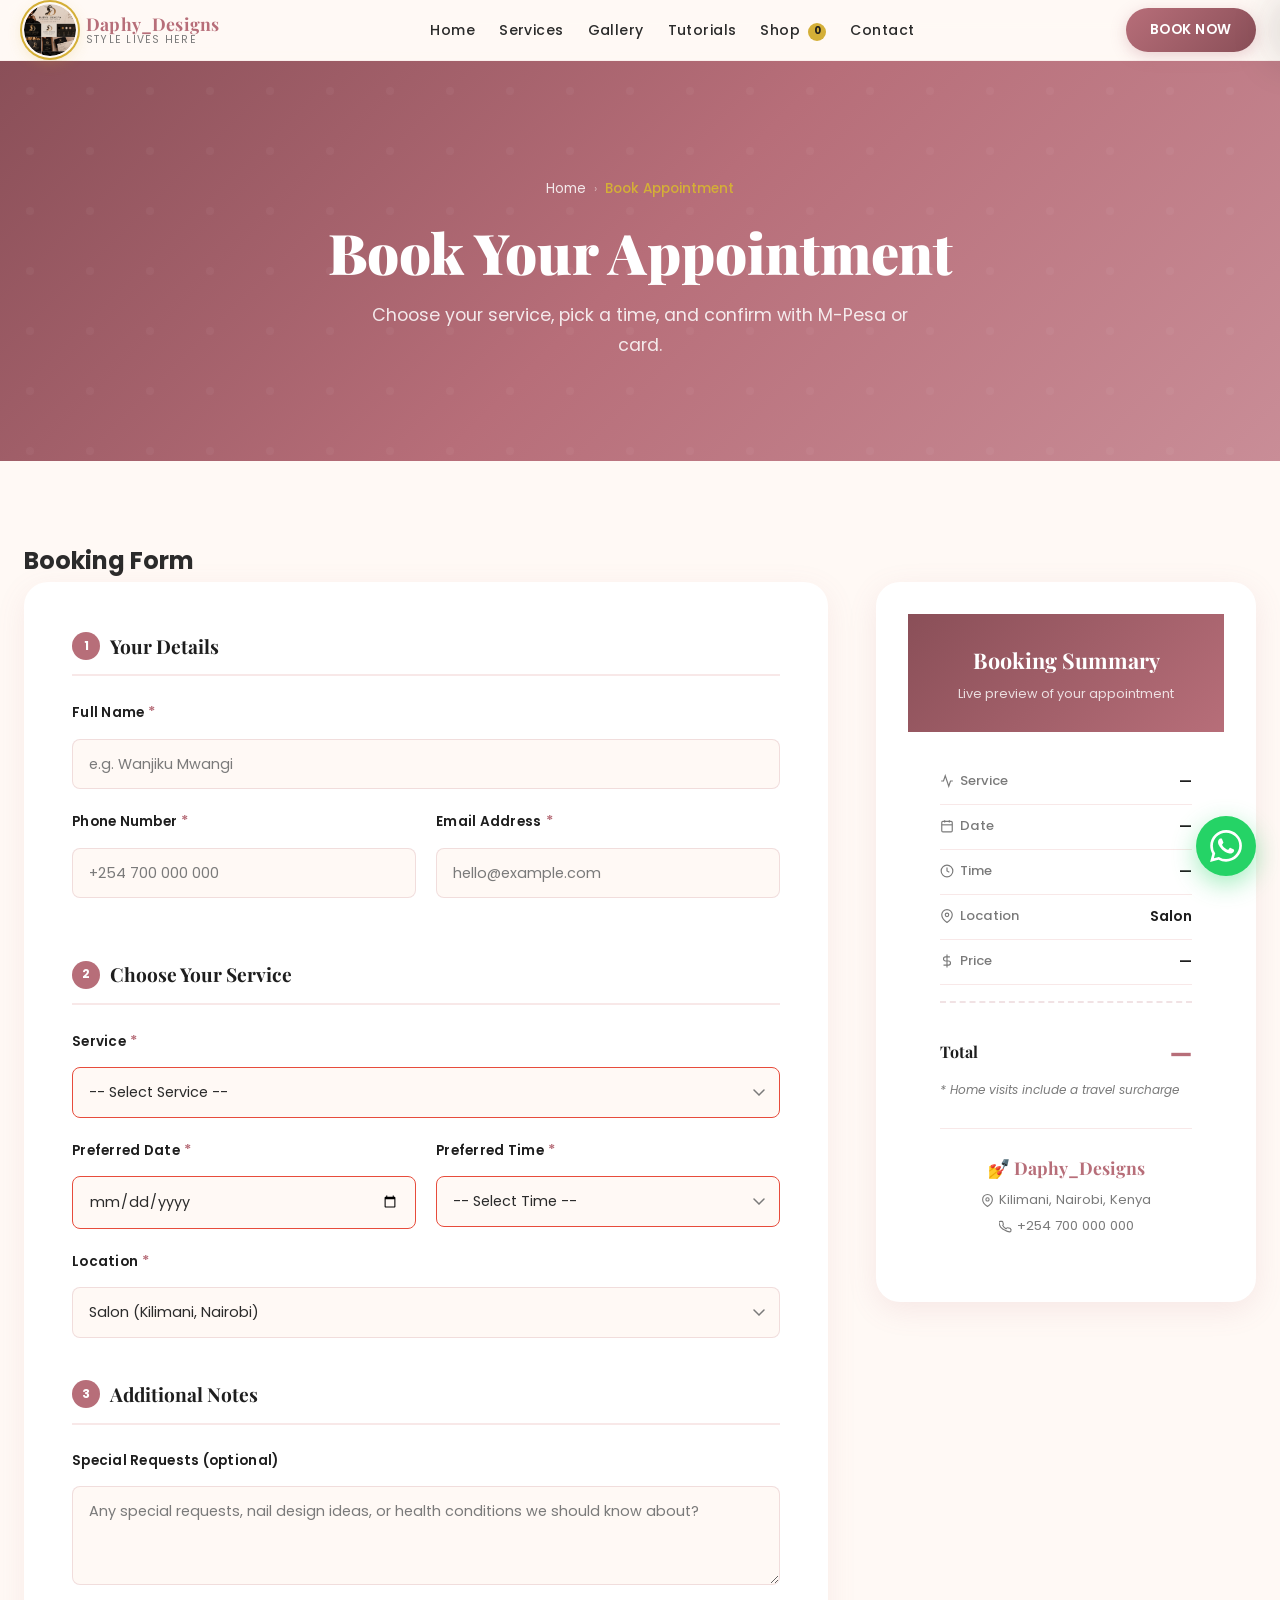
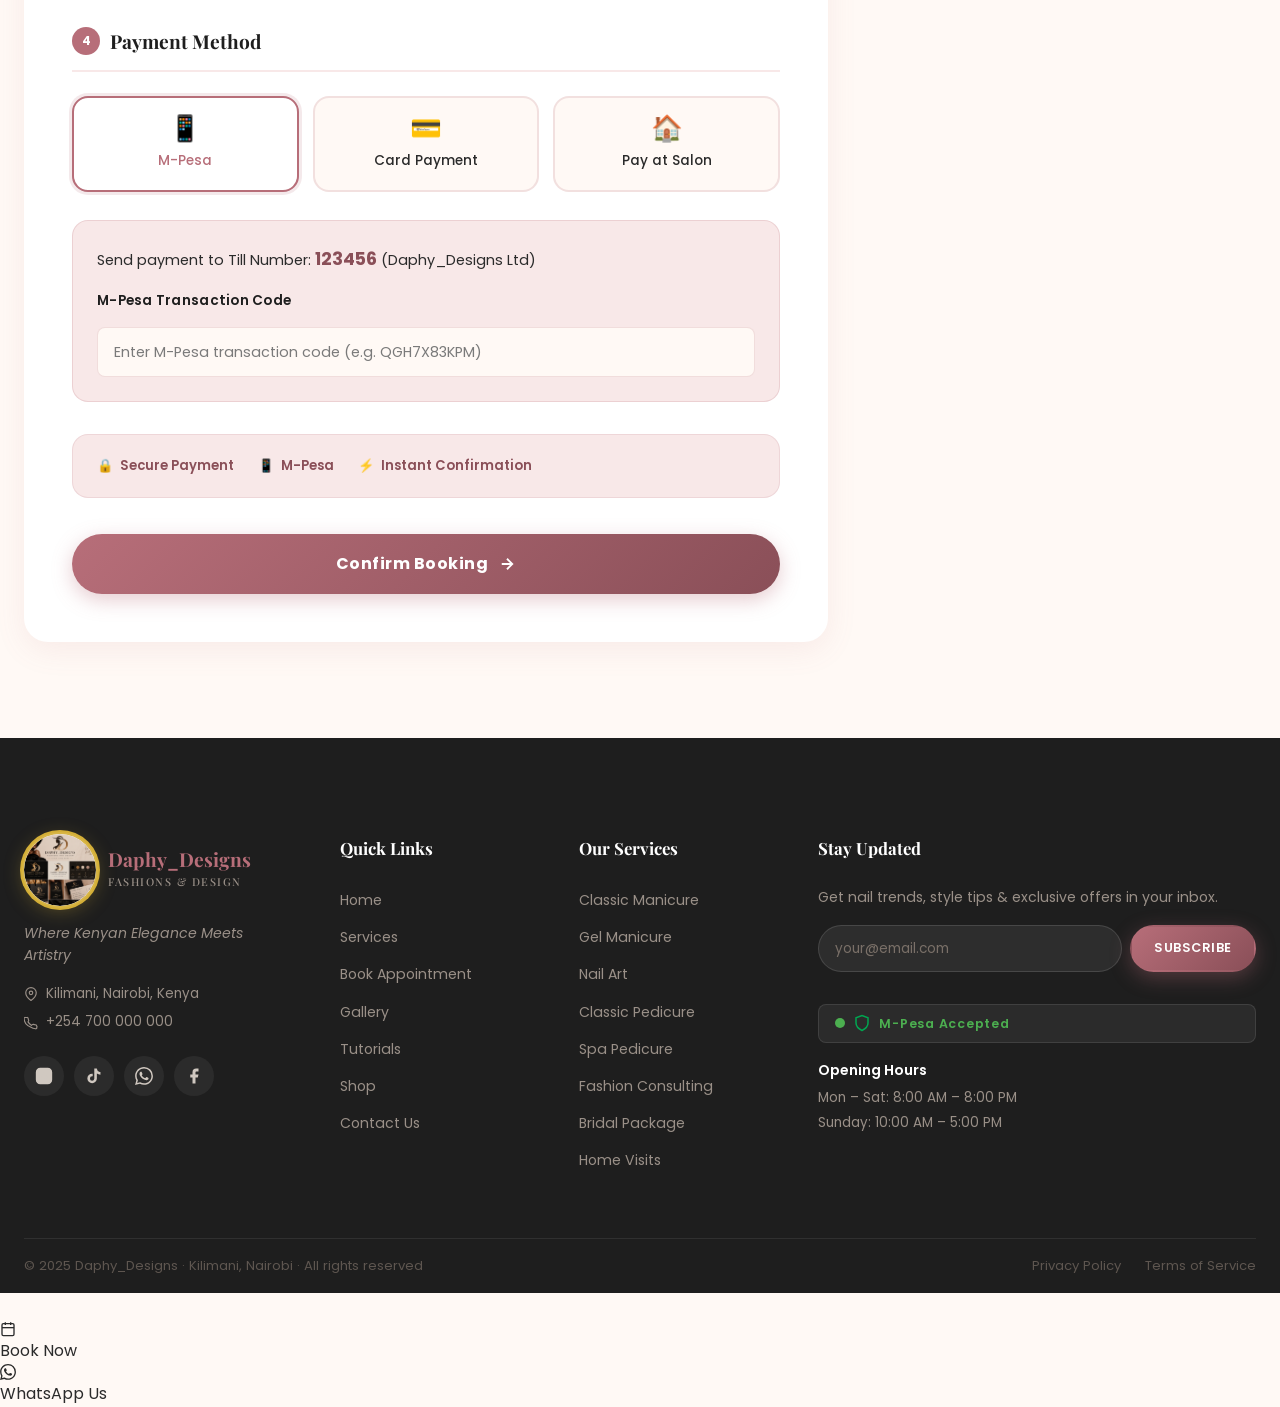
<file: booking.html>
<!DOCTYPE html>
<html lang="en">
<head>
  <meta charset="UTF-8" />
  <meta name="viewport" content="width=device-width, initial-scale=1.0" />
  <title>Book Appointment | Daphy_Designs — Nairobi Nail Art & Fashion</title>

  <!-- Open Graph -->
  <meta property="og:title" content="Book Appointment | Daphy_Designs" />
  <meta property="og:description" content="Book your manicure, pedicure, nail art, or fashion consultation at Daphy_Designs in Kilimani, Nairobi. Pay securely via M-Pesa or card." />
  <meta property="og:image" content="https://images.pexels.com/photos/3993449/pexels-photo-3993449.jpeg?auto=compress&cs=tinysrgb&w=1200" />
  <meta property="og:type" content="website" />

  <!-- Google Fonts -->
  <link rel="preconnect" href="https://fonts.googleapis.com" />
  <link rel="preconnect" href="https://fonts.gstatic.com" crossorigin />
  <link href="https://fonts.googleapis.com/css2?family=Playfair+Display:wght@400;700;900&family=Poppins:wght@300;400;500;600;700&display=swap" rel="stylesheet" />

  <!-- Shared stylesheet -->
  <link rel="stylesheet" href="css/styles.css" />

  <style>
    /* ─── Page-specific styles ─────────────────────────────── */

    /* PAGE HERO */
    .page-hero {
      background: linear-gradient(135deg, var(--primary-dark) 0%, var(--primary) 50%, #C98D97 100%);
      padding: 96px 0 80px;
      text-align: center;
      position: relative;
      overflow: hidden;
    }
    .page-hero::before {
      content: '';
      position: absolute;
      inset: 0;
      background: url("data:image/svg+xml,%3Csvg width='60' height='60' viewBox='0 0 60 60' xmlns='http://www.w3.org/2000/svg'%3E%3Cg fill='none' fill-rule='evenodd'%3E%3Cg fill='%23ffffff' fill-opacity='0.04'%3E%3Ccircle cx='30' cy='30' r='4'/%3E%3C/g%3E%3C/g%3E%3C/svg%3E");
      pointer-events: none;
    }
    .page-hero-inner {
      position: relative;
      z-index: 1;
    }
    .breadcrumb {
      display: flex;
      align-items: center;
      justify-content: center;
      gap: 8px;
      font-family: 'Poppins', sans-serif;
      font-size: 0.85rem;
      color: rgba(255,255,255,0.75);
      margin-bottom: 20px;
    }
    .breadcrumb a {
      color: rgba(255,255,255,0.85);
      text-decoration: none;
      transition: color 0.3s ease;
    }
    .breadcrumb a:hover { color: var(--accent); }
    .breadcrumb-sep {
      color: rgba(255,255,255,0.45);
      font-size: 0.75rem;
    }
    .breadcrumb-current { color: var(--accent); font-weight: 500; }
    .page-hero h1 {
      font-family: 'Playfair Display', serif;
      font-size: clamp(2rem, 5vw, 3.5rem);
      font-weight: 900;
      color: var(--white);
      margin: 0 0 16px;
      line-height: 1.15;
    }
    .page-hero-sub {
      font-family: 'Poppins', sans-serif;
      font-size: clamp(0.95rem, 2vw, 1.1rem);
      color: rgba(255,255,255,0.85);
      max-width: 560px;
      margin: 0 auto;
      line-height: 1.7;
    }

    /* BOOKING SECTION */
    #booking {
      padding: 80px 0 96px;
      background: var(--cream);
    }
    .booking-grid {
      display: grid;
      grid-template-columns: 1fr 380px;
      gap: 48px;
      align-items: start;
    }
    @media (max-width: 1024px) {
      .booking-grid { grid-template-columns: 1fr; gap: 40px; }
    }

    /* FORM CARD */
    .form-card {
      background: var(--white);
      border-radius: var(--radius-lg);
      padding: 48px;
      box-shadow: 0 8px 30px rgba(183,110,121,0.10);
    }
    @media (max-width: 640px) {
      .form-card { padding: 28px 20px; }
    }

    /* FIELDSETS */
    .booking-fieldset {
      border: none;
      padding: 0;
      margin: 0 0 40px;
    }
    .booking-fieldset:last-of-type { margin-bottom: 0; }
    .fieldset-legend {
      display: flex;
      align-items: center;
      gap: 10px;
      font-family: 'Playfair Display', serif;
      font-size: 1.2rem;
      font-weight: 700;
      color: var(--charcoal);
      margin-bottom: 24px;
      padding-bottom: 12px;
      border-bottom: 2px solid var(--blush);
      width: 100%;
    }
    .fieldset-legend-num {
      display: inline-flex;
      align-items: center;
      justify-content: center;
      width: 28px;
      height: 28px;
      background: var(--primary);
      color: var(--white);
      font-family: 'Poppins', sans-serif;
      font-size: 0.75rem;
      font-weight: 700;
      border-radius: 50%;
      flex-shrink: 0;
    }

    /* FORM GROUPS */
    .form-row {
      display: grid;
      grid-template-columns: 1fr 1fr;
      gap: 20px;
    }
    @media (max-width: 560px) {
      .form-row { grid-template-columns: 1fr; }
    }
    .form-group {
      display: flex;
      flex-direction: column;
      gap: 6px;
      margin-bottom: 20px;
    }
    .form-group:last-child { margin-bottom: 0; }
    .form-label {
      font-family: 'Poppins', sans-serif;
      font-size: 0.85rem;
      font-weight: 600;
      color: var(--charcoal);
      display: flex;
      align-items: center;
      gap: 4px;
    }
    .form-label .required-star {
      color: var(--primary);
      font-size: 0.9rem;
    }
    .form-input,
    .form-select,
    .form-textarea {
      font-family: 'Poppins', sans-serif;
      font-size: 0.9rem;
      color: var(--text);
      background: var(--cream);
      border: 1.5px solid rgba(183,110,121,0.20);
      border-radius: var(--radius-sm);
      padding: 12px 16px;
      transition: border-color 0.3s ease, box-shadow 0.3s ease, background 0.3s ease;
      width: 100%;
      outline: none;
      appearance: none;
      -webkit-appearance: none;
    }
    .form-input::placeholder,
    .form-textarea::placeholder { color: var(--muted); }
    .form-input:focus,
    .form-select:focus,
    .form-textarea:focus {
      border-color: var(--primary);
      background: var(--white);
      box-shadow: 0 0 0 3px rgba(183,110,121,0.15);
    }
    .form-input:invalid:not(:placeholder-shown),
    .form-select:invalid:not(:placeholder-shown) {
      border-color: #e74c3c;
    }
    .form-select {
      background-image: url("data:image/svg+xml,%3Csvg xmlns='http://www.w3.org/2000/svg' width='12' height='8' viewBox='0 0 12 8'%3E%3Cpath d='M1 1l5 5 5-5' stroke='%237A7A7A' stroke-width='1.5' fill='none' stroke-linecap='round'/%3E%3C/svg%3E");
      background-repeat: no-repeat;
      background-position: right 14px center;
      padding-right: 40px;
      cursor: pointer;
    }
    .form-textarea { resize: vertical; min-height: 96px; }

    /* PAYMENT OPTIONS */
    .payment-options {
      display: grid;
      grid-template-columns: repeat(3, 1fr);
      gap: 14px;
      margin-bottom: 28px;
    }
    @media (max-width: 480px) {
      .payment-options { grid-template-columns: 1fr; }
    }
    .payment-option {
      position: relative;
    }
    .payment-option input[type="radio"] {
      position: absolute;
      opacity: 0;
      width: 0;
      height: 0;
    }
    .payment-label {
      display: flex;
      flex-direction: column;
      align-items: center;
      justify-content: center;
      gap: 8px;
      padding: 18px 12px;
      background: var(--cream);
      border: 2px solid rgba(183,110,121,0.18);
      border-radius: var(--radius);
      cursor: pointer;
      transition: border-color 0.3s ease, background 0.3s ease, box-shadow 0.3s ease;
      font-family: 'Poppins', sans-serif;
      font-size: 0.85rem;
      font-weight: 500;
      color: var(--text);
      text-align: center;
      user-select: none;
    }
    .payment-label .pay-icon { font-size: 1.6rem; line-height: 1; }
    .payment-option input[type="radio"]:checked + .payment-label {
      border-color: var(--primary);
      background: var(--white);
      box-shadow: 0 0 0 3px rgba(183,110,121,0.15);
      color: var(--primary);
    }
    .payment-option input[type="radio"]:focus-visible + .payment-label {
      outline: 2px solid var(--accent);
      outline-offset: 2px;
    }
    .payment-label:hover {
      border-color: var(--primary);
      background: var(--white);
    }

    /* PAYMENT DETAILS */
    .payment-details-box {
      background: var(--blush);
      border: 1.5px solid rgba(183,110,121,0.20);
      border-radius: var(--radius);
      padding: 24px;
      margin-top: 4px;
      transition: opacity 0.3s ease;
    }
    .payment-details-box[hidden] { display: none; }
    .mpesa-till {
      font-family: 'Poppins', sans-serif;
      font-size: 0.9rem;
      color: var(--text);
      margin: 0 0 16px;
      line-height: 1.6;
    }
    .mpesa-till strong {
      font-size: 1.1rem;
      color: var(--primary-dark);
      font-weight: 700;
    }
    .card-row {
      display: grid;
      grid-template-columns: 1fr 1fr;
      gap: 16px;
      margin-top: 16px;
    }
    @media (max-width: 480px) {
      .card-row { grid-template-columns: 1fr; }
    }

    /* TRUST BADGES */
    .trust-badges-row {
      display: flex;
      align-items: center;
      gap: 24px;
      flex-wrap: wrap;
      margin: 32px 0 36px;
      padding: 20px 24px;
      background: var(--blush);
      border-radius: var(--radius);
      border: 1px solid rgba(183,110,121,0.15);
    }
    .trust-badge-item {
      display: flex;
      align-items: center;
      gap: 7px;
      font-family: 'Poppins', sans-serif;
      font-size: 0.82rem;
      font-weight: 600;
      color: var(--primary-dark);
    }

    /* SUBMIT BUTTON */
    .btn-large {
      width: 100%;
      padding: 16px 32px;
      font-size: 1rem;
      font-weight: 700;
      display: flex;
      align-items: center;
      justify-content: center;
      gap: 10px;
      border: none;
      border-radius: var(--radius-full);
      background: linear-gradient(135deg, var(--primary) 0%, var(--primary-dark) 100%);
      color: var(--white);
      font-family: 'Poppins', sans-serif;
      cursor: pointer;
      transition: transform 0.3s ease, box-shadow 0.3s ease, opacity 0.3s ease;
      letter-spacing: 0.03em;
    }
    .btn-large:hover {
      transform: translateY(-3px);
      box-shadow: 0 12px 30px rgba(183,110,121,0.40);
    }
    .btn-large:active { transform: translateY(-1px); }
    .btn-large.loading {
      opacity: 0.75;
      pointer-events: none;
    }
    .btn-large .spinner {
      width: 18px;
      height: 18px;
      border: 2px solid rgba(255,255,255,0.4);
      border-top-color: var(--white);
      border-radius: 50%;
      animation: spin 0.7s linear infinite;
      display: none;
    }
    .btn-large.loading .spinner { display: block; }
    .btn-large.loading .btn-text { opacity: 0.85; }
    @keyframes spin { to { transform: rotate(360deg); } }

    /* BOOKING SUMMARY CARD */
    .booking-summary {
      background: var(--white);
      border-radius: var(--radius-lg);
      overflow: hidden;
      box-shadow: 0 8px 30px rgba(183,110,121,0.12);
    }
    .booking-summary.sticky {
      position: sticky;
      top: 100px;
    }
    .summary-header {
      background: linear-gradient(135deg, var(--primary-dark), var(--primary));
      padding: 28px 32px;
      text-align: center;
    }
    .summary-header-title {
      font-family: 'Playfair Display', serif;
      font-size: 1.35rem;
      font-weight: 700;
      color: var(--white);
      margin: 0 0 4px;
    }
    .summary-header-sub {
      font-family: 'Poppins', sans-serif;
      font-size: 0.8rem;
      color: rgba(255,255,255,0.8);
      margin: 0;
    }
    .summary-body {
      padding: 28px 32px;
    }
    .summary-row {
      display: flex;
      align-items: flex-start;
      justify-content: space-between;
      gap: 12px;
      padding: 10px 0;
      border-bottom: 1px solid var(--blush);
    }
    .summary-row:last-of-type { border-bottom: none; }
    .summary-key {
      font-family: 'Poppins', sans-serif;
      font-size: 0.82rem;
      font-weight: 500;
      color: var(--muted);
      display: flex;
      align-items: center;
      gap: 6px;
      flex-shrink: 0;
    }
    .summary-val {
      font-family: 'Poppins', sans-serif;
      font-size: 0.88rem;
      font-weight: 600;
      color: var(--charcoal);
      text-align: right;
    }
    .summary-divider {
      border: none;
      border-top: 2px dashed rgba(183,110,121,0.20);
      margin: 16px 0;
    }
    .summary-total-row {
      display: flex;
      align-items: center;
      justify-content: space-between;
      gap: 12px;
      padding: 12px 0 0;
    }
    .summary-total-label {
      font-family: 'Playfair Display', serif;
      font-size: 1rem;
      font-weight: 700;
      color: var(--charcoal);
    }
    .summary-total-amount {
      font-family: 'Playfair Display', serif;
      font-size: 1.5rem;
      font-weight: 900;
      color: var(--primary);
    }
    .summary-note {
      font-family: 'Poppins', sans-serif;
      font-size: 0.75rem;
      color: var(--muted);
      margin: 8px 0 0;
      font-style: italic;
    }
    .summary-brand-block {
      margin-top: 28px;
      padding-top: 24px;
      border-top: 1px solid var(--blush);
      text-align: center;
    }
    .summary-brand-name {
      font-family: 'Playfair Display', serif;
      font-size: 1.1rem;
      font-weight: 700;
      color: var(--primary);
      display: block;
      margin-bottom: 6px;
    }
    .summary-brand-detail {
      font-family: 'Poppins', sans-serif;
      font-size: 0.82rem;
      color: var(--muted);
      display: flex;
      align-items: center;
      justify-content: center;
      gap: 5px;
      margin-bottom: 4px;
    }

    /* SUCCESS MODAL */
    .modal-overlay {
      position: fixed;
      inset: 0;
      background: rgba(30,30,30,0.65);
      backdrop-filter: blur(6px);
      z-index: 9000;
      display: flex;
      align-items: center;
      justify-content: center;
      padding: 24px;
      opacity: 0;
      pointer-events: none;
      transition: opacity 0.3s ease;
    }
    .modal-overlay.active {
      opacity: 1;
      pointer-events: auto;
    }
    .modal-card {
      background: var(--white);
      border-radius: var(--radius-lg);
      padding: 56px 48px;
      max-width: 480px;
      width: 100%;
      text-align: center;
      position: relative;
      box-shadow: 0 24px 60px rgba(0,0,0,0.18);
      transform: scale(0.9) translateY(20px);
      transition: transform 0.35s cubic-bezier(0.34, 1.56, 0.64, 1);
    }
    .modal-overlay.active .modal-card {
      transform: scale(1) translateY(0);
    }
    @media (max-width: 540px) {
      .modal-card { padding: 40px 24px; }
    }
    .modal-checkmark {
      width: 72px;
      height: 72px;
      margin: 0 auto 24px;
      display: block;
    }
    .modal-title {
      font-family: 'Playfair Display', serif;
      font-size: 1.8rem;
      font-weight: 900;
      color: var(--charcoal);
      margin: 0 0 16px;
    }
    .modal-text {
      font-family: 'Poppins', sans-serif;
      font-size: 0.95rem;
      color: var(--muted);
      line-height: 1.7;
      margin-bottom: 12px;
    }
    .modal-text-accent {
      font-family: 'Poppins', sans-serif;
      font-size: 0.88rem;
      color: var(--primary-dark);
      background: var(--blush);
      border-radius: var(--radius-sm);
      padding: 12px 16px;
      margin-bottom: 32px;
      line-height: 1.6;
    }
    .modal-actions {
      display: flex;
      flex-direction: column;
      gap: 12px;
    }
    .modal-btn-primary {
      display: inline-block;
      background: linear-gradient(135deg, var(--primary), var(--primary-dark));
      color: var(--white);
      font-family: 'Poppins', sans-serif;
      font-size: 0.95rem;
      font-weight: 600;
      padding: 14px 32px;
      border-radius: var(--radius-full);
      text-decoration: none;
      transition: transform 0.3s ease, box-shadow 0.3s ease;
    }
    .modal-btn-primary:hover {
      transform: translateY(-2px);
      box-shadow: 0 8px 20px rgba(183,110,121,0.35);
    }
    .modal-close-btn {
      background: none;
      border: 1.5px solid rgba(183,110,121,0.25);
      color: var(--muted);
      font-family: 'Poppins', sans-serif;
      font-size: 0.9rem;
      font-weight: 500;
      padding: 12px 24px;
      border-radius: var(--radius-full);
      cursor: pointer;
      transition: border-color 0.3s ease, color 0.3s ease;
    }
    .modal-close-btn:hover {
      border-color: var(--primary);
      color: var(--primary);
    }
    .modal-x-btn {
      position: absolute;
      top: 16px;
      right: 16px;
      background: var(--blush);
      border: none;
      width: 36px;
      height: 36px;
      border-radius: 50%;
      display: flex;
      align-items: center;
      justify-content: center;
      cursor: pointer;
      color: var(--muted);
      font-size: 1rem;
      transition: background 0.3s ease, color 0.3s ease;
    }
    .modal-x-btn:hover { background: var(--primary); color: var(--white); }
  </style>
</head>
<body>

  <!-- ════════════════════════════════════════════
       SHARED NAVBAR
  ════════════════════════════════════════════ -->
  <header id="main-header">
    <nav class="navbar">
      <a href="index.html" class="nav-logo" aria-label="Daphy_Designs Home">
        <span class="logo-circle">
          <img src="images/logo.png" alt="Daphy_Designs logo" loading="lazy" />
        </span>
        <span class="nav-logo-text">Daphy_Designs<span>Style Lives Here</span></span>
      </a>

      <ul class="nav-links">
        <li><a href="index.html">Home</a></li>
        <li><a href="services.html">Services</a></li>
        <li><a href="gallery.html">Gallery</a></li>
        <li><a href="tutorials.html">Tutorials</a></li>
        <li>
          <a href="shop.html">Shop
            <span class="cart-badge" id="cart-count">0</span>
          </a>
        </li>
        <li><a href="contact.html">Contact</a></li>
      </ul>

      <div class="nav-actions">
        <a href="booking.html" class="btn-book btn-primary active">Book Now</a>
        <button class="hamburger" aria-label="Open menu" aria-expanded="false">
          <span></span><span></span><span></span>
        </button>
      </div>

      <!-- Mobile drawer -->
      <div class="nav-drawer" role="dialog" aria-label="Navigation menu">
        <div class="drawer-header">
          <a href="index.html" class="drawer-logo-link">
            <span class="logo-circle">
              <img src="images/logo.png" alt="Daphy_Designs" loading="lazy" />
            </span>
            <span class="drawer-logo-text">Daphy_Designs</span>
          </a>
          <button class="drawer-close" aria-label="Close menu">✕</button>
        </div>
        <ul class="drawer-links">
          <li><a href="index.html">Home</a></li>
          <li><a href="services.html">Services</a></li>
          <li><a href="gallery.html">Gallery</a></li>
          <li><a href="tutorials.html">Tutorials</a></li>
          <li><a href="shop.html">Shop</a></li>
          <li><a href="contact.html">Contact</a></li>
          <li><a href="booking.html" class="drawer-book-btn active">Book Now</a></li>
        </ul>
      </div>
      <div class="nav-overlay"></div>
    </nav>
  </header>

  <main>

    <!-- ════════════════════════════════════════════
         1. PAGE HERO
    ════════════════════════════════════════════ -->
    <section class="page-hero" aria-label="Booking page header">
      <div class="container page-hero-inner">

        <!-- Breadcrumb -->
        <nav class="breadcrumb" aria-label="Breadcrumb">
          <a href="index.html">Home</a>
          <span class="breadcrumb-sep" aria-hidden="true">›</span>
          <span class="breadcrumb-current" aria-current="page">Book Appointment</span>
        </nav>

        <h1>Book Your Appointment</h1>
        <p class="page-hero-sub">
          Choose your service, pick a time, and confirm with M-Pesa or card.
        </p>

      </div>
    </section>

    <!-- ════════════════════════════════════════════
         2. BOOKING SECTION
    ════════════════════════════════════════════ -->
    <section id="booking" aria-labelledby="booking-heading">
      <div class="container">
        <h2 id="booking-heading" class="visually-hidden">Booking Form</h2>

        <div class="booking-grid">

          <!-- ── LEFT: BOOKING FORM ─────────────────── -->
          <div class="form-card">
            <form id="booking-form" action="#" method="POST" novalidate>

              <!-- FIELDSET 1: Your Details -->
              <fieldset class="booking-fieldset">
                <legend class="fieldset-legend">
                  <span class="fieldset-legend-num" aria-hidden="true">1</span>
                  Your Details
                </legend>

                <div class="form-group">
                  <label class="form-label" for="name">
                    Full Name <span class="required-star" aria-hidden="true">*</span>
                  </label>
                  <input
                    type="text"
                    id="name"
                    name="name"
                    class="form-input"
                    required
                    placeholder="e.g. Wanjiku Mwangi"
                    autocomplete="name"
                  />
                </div>

                <div class="form-row">
                  <div class="form-group">
                    <label class="form-label" for="phone">
                      Phone Number <span class="required-star" aria-hidden="true">*</span>
                    </label>
                    <input
                      type="tel"
                      id="phone"
                      name="phone"
                      class="form-input"
                      required
                      placeholder="+254 700 000 000"
                      autocomplete="tel"
                      pattern="[+]?[0-9\s\-()]{9,15}"
                    />
                  </div>

                  <div class="form-group">
                    <label class="form-label" for="email">
                      Email Address <span class="required-star" aria-hidden="true">*</span>
                    </label>
                    <input
                      type="email"
                      id="email"
                      name="email"
                      class="form-input"
                      required
                      placeholder="hello@example.com"
                      autocomplete="email"
                    />
                  </div>
                </div>
              </fieldset>

              <!-- FIELDSET 2: Choose Your Service -->
              <fieldset class="booking-fieldset">
                <legend class="fieldset-legend">
                  <span class="fieldset-legend-num" aria-hidden="true">2</span>
                  Choose Your Service
                </legend>

                <div class="form-group">
                  <label class="form-label" for="service">
                    Service <span class="required-star" aria-hidden="true">*</span>
                  </label>
                  <select id="service" name="service" class="form-select" required>
                    <option value="" disabled selected>-- Select Service --</option>
                    <option value="classic-mani" data-price="1500">Classic Manicure (KES 1,500)</option>
                    <option value="gel-mani" data-price="2500">Gel Manicure (KES 2,500)</option>
                    <option value="nail-art" data-price="3000">Nail Art (KES 3,000+)</option>
                    <option value="classic-pedi" data-price="2000">Classic Pedicure (KES 2,000)</option>
                    <option value="spa-pedi" data-price="3500">Spa Pedicure (KES 3,500)</option>
                    <option value="fashion-consult" data-price="5000">Fashion Consultation (KES 5,000)</option>
                  </select>
                </div>

                <div class="form-row">
                  <div class="form-group">
                    <label class="form-label" for="booking-date">
                      Preferred Date <span class="required-star" aria-hidden="true">*</span>
                    </label>
                    <input
                      type="date"
                      id="booking-date"
                      name="booking-date"
                      class="form-input"
                      required
                    />
                  </div>

                  <div class="form-group">
                    <label class="form-label" for="booking-time">
                      Preferred Time <span class="required-star" aria-hidden="true">*</span>
                    </label>
                    <select id="booking-time" name="booking-time" class="form-select" required>
                      <option value="" disabled selected>-- Select Time --</option>
                      <option value="9:00 AM">9:00 AM</option>
                      <option value="10:00 AM">10:00 AM</option>
                      <option value="11:00 AM">11:00 AM</option>
                      <option value="12:00 PM">12:00 PM</option>
                      <option value="1:00 PM">1:00 PM</option>
                      <option value="2:00 PM">2:00 PM</option>
                      <option value="3:00 PM">3:00 PM</option>
                      <option value="4:00 PM">4:00 PM</option>
                      <option value="5:00 PM">5:00 PM</option>
                    </select>
                  </div>
                </div>

                <div class="form-group">
                  <label class="form-label" for="location">
                    Location <span class="required-star" aria-hidden="true">*</span>
                  </label>
                  <select id="location" name="location" class="form-select" required>
                    <option value="salon" selected>Salon (Kilimani, Nairobi)</option>
                    <option value="home">Home Visit (Surcharge applies)</option>
                  </select>
                </div>
              </fieldset>

              <!-- FIELDSET 3: Additional Notes -->
              <fieldset class="booking-fieldset">
                <legend class="fieldset-legend">
                  <span class="fieldset-legend-num" aria-hidden="true">3</span>
                  Additional Notes
                </legend>

                <div class="form-group">
                  <label class="form-label" for="notes">Special Requests (optional)</label>
                  <textarea
                    id="notes"
                    name="notes"
                    class="form-textarea"
                    rows="3"
                    placeholder="Any special requests, nail design ideas, or health conditions we should know about?"
                  ></textarea>
                </div>
              </fieldset>

              <!-- FIELDSET 4: Payment Method -->
              <fieldset class="booking-fieldset">
                <legend class="fieldset-legend">
                  <span class="fieldset-legend-num" aria-hidden="true">4</span>
                  Payment Method
                </legend>

                <div class="payment-options" role="group" aria-label="Choose payment method">

                  <div class="payment-option">
                    <input
                      type="radio"
                      id="pay-mpesa"
                      name="payment-method"
                      value="mpesa"
                      checked
                    />
                    <label class="payment-label" for="pay-mpesa">
                      <span class="pay-icon" aria-hidden="true">📱</span>
                      M-Pesa
                    </label>
                  </div>

                  <div class="payment-option">
                    <input
                      type="radio"
                      id="pay-card"
                      name="payment-method"
                      value="card"
                    />
                    <label class="payment-label" for="pay-card">
                      <span class="pay-icon" aria-hidden="true">💳</span>
                      Card Payment
                    </label>
                  </div>

                  <div class="payment-option">
                    <input
                      type="radio"
                      id="pay-salon"
                      name="payment-method"
                      value="salon"
                    />
                    <label class="payment-label" for="pay-salon">
                      <span class="pay-icon" aria-hidden="true">🏠</span>
                      Pay at Salon
                    </label>
                  </div>

                </div>

                <!-- M-Pesa Details (visible by default) -->
                <div id="mpesa-details" class="payment-details-box" role="region" aria-label="M-Pesa payment details">
                  <p class="mpesa-till">
                    Send payment to Till Number: <strong>123456</strong> (Daphy_Designs Ltd)
                  </p>
                  <div class="form-group" style="margin-bottom: 0;">
                    <label class="form-label" for="mpesa-ref">M-Pesa Transaction Code</label>
                    <input
                      type="text"
                      id="mpesa-ref"
                      name="mpesa-ref"
                      class="form-input"
                      placeholder="Enter M-Pesa transaction code (e.g. QGH7X83KPM)"
                      autocomplete="off"
                    />
                  </div>
                </div>

                <!-- Card Details (hidden by default) -->
                <div id="card-details" class="payment-details-box" hidden role="region" aria-label="Card payment details">
                  <div class="form-group">
                    <label class="form-label" for="card-number">Card Number</label>
                    <input
                      type="text"
                      id="card-number"
                      name="card-number"
                      class="form-input"
                      placeholder="1234 5678 9012 3456"
                      maxlength="19"
                      autocomplete="cc-number"
                      inputmode="numeric"
                    />
                  </div>
                  <div class="card-row">
                    <div class="form-group" style="margin-bottom: 0;">
                      <label class="form-label" for="card-expiry">Expiry Date</label>
                      <input
                        type="text"
                        id="card-expiry"
                        name="card-expiry"
                        class="form-input"
                        placeholder="MM/YY"
                        maxlength="5"
                        autocomplete="cc-exp"
                        inputmode="numeric"
                      />
                    </div>
                    <div class="form-group" style="margin-bottom: 0;">
                      <label class="form-label" for="card-cvv">CVV</label>
                      <input
                        type="text"
                        id="card-cvv"
                        name="card-cvv"
                        class="form-input"
                        placeholder="CVV"
                        maxlength="4"
                        autocomplete="cc-csc"
                        inputmode="numeric"
                      />
                    </div>
                  </div>
                </div>

              </fieldset>

              <!-- TRUST BADGES -->
              <div class="trust-badges-row" aria-label="Payment security assurances">
                <div class="trust-badge-item">
                  <span aria-hidden="true">🔒</span>
                  Secure Payment
                </div>
                <div class="trust-badge-item">
                  <span aria-hidden="true">📱</span>
                  M-Pesa
                </div>
                <div class="trust-badge-item">
                  <span aria-hidden="true">⚡</span>
                  Instant Confirmation
                </div>
              </div>

              <!-- SUBMIT -->
              <button
                type="submit"
                id="submit-booking"
                class="btn-primary btn-large"
                aria-label="Confirm your booking"
              >
                <span class="btn-text">Confirm Booking</span>
                <div class="spinner" aria-hidden="true"></div>
                <svg width="18" height="18" viewBox="0 0 24 24" fill="none" stroke="currentColor" stroke-width="2.5" aria-hidden="true" class="btn-arrow"><path d="M5 12h14M12 5l7 7-7 7"/></svg>
              </button>

            </form>
          </div><!-- /form-card -->

          <!-- ── RIGHT: BOOKING SUMMARY ─────────────── -->
          <aside class="booking-summary sticky" aria-label="Booking summary">
            <div class="summary-header">
              <p class="summary-header-title">Booking Summary</p>
              <p class="summary-header-sub">Live preview of your appointment</p>
            </div>

            <div class="summary-body">

              <div class="summary-row">
                <span class="summary-key">
                  <svg width="14" height="14" viewBox="0 0 24 24" fill="none" stroke="currentColor" stroke-width="2" aria-hidden="true"><polyline points="22 12 18 12 15 21 9 3 6 12 2 12"/></svg>
                  Service
                </span>
                <span class="summary-val" id="summary-service">Not selected</span>
              </div>

              <div class="summary-row">
                <span class="summary-key">
                  <svg width="14" height="14" viewBox="0 0 24 24" fill="none" stroke="currentColor" stroke-width="2" aria-hidden="true"><rect x="3" y="4" width="18" height="18" rx="2" ry="2"/><line x1="16" y1="2" x2="16" y2="6"/><line x1="8" y1="2" x2="8" y2="6"/><line x1="3" y1="10" x2="21" y2="10"/></svg>
                  Date
                </span>
                <span class="summary-val" id="summary-date">Not selected</span>
              </div>

              <div class="summary-row">
                <span class="summary-key">
                  <svg width="14" height="14" viewBox="0 0 24 24" fill="none" stroke="currentColor" stroke-width="2" aria-hidden="true"><circle cx="12" cy="12" r="10"/><polyline points="12 6 12 12 16 14"/></svg>
                  Time
                </span>
                <span class="summary-val" id="summary-time">Not selected</span>
              </div>

              <div class="summary-row">
                <span class="summary-key">
                  <svg width="14" height="14" viewBox="0 0 24 24" fill="none" stroke="currentColor" stroke-width="2" aria-hidden="true"><path d="M21 10c0 7-9 13-9 13s-9-6-9-13a9 9 0 0118 0z"/><circle cx="12" cy="10" r="3"/></svg>
                  Location
                </span>
                <span class="summary-val" id="summary-location">Salon</span>
              </div>

              <div class="summary-row">
                <span class="summary-key">
                  <svg width="14" height="14" viewBox="0 0 24 24" fill="none" stroke="currentColor" stroke-width="2" aria-hidden="true"><line x1="12" y1="1" x2="12" y2="23"/><path d="M17 5H9.5a3.5 3.5 0 000 7h5a3.5 3.5 0 010 7H6"/></svg>
                  Price
                </span>
                <span class="summary-val" id="summary-price">KES 0</span>
              </div>

              <hr class="summary-divider" />

              <div class="summary-total-row">
                <span class="summary-total-label">Total</span>
                <strong class="summary-total-amount" id="summary-total">KES 0</strong>
              </div>
              <p class="summary-note">* Home visits include a travel surcharge</p>

              <!-- Brand block -->
              <div class="summary-brand-block">
                <span class="summary-brand-name">💅 Daphy_Designs</span>
                <p class="summary-brand-detail">
                  <svg width="13" height="13" viewBox="0 0 24 24" fill="none" stroke="currentColor" stroke-width="2" aria-hidden="true"><path d="M21 10c0 7-9 13-9 13s-9-6-9-13a9 9 0 0118 0z"/><circle cx="12" cy="10" r="3"/></svg>
                  Kilimani, Nairobi, Kenya
                </p>
                <p class="summary-brand-detail">
                  <svg width="13" height="13" viewBox="0 0 24 24" fill="none" stroke="currentColor" stroke-width="2" aria-hidden="true"><path d="M22 16.92v3a2 2 0 01-2.18 2 19.79 19.79 0 01-8.63-3.07A19.5 19.5 0 013.07 13.13a19.79 19.79 0 01-3.07-8.67A2 2 0 012.18 2.5h3a2 2 0 012 1.72c.127.96.361 1.903.7 2.81a2 2 0 01-.45 2.11L6.91 10.09a16 16 0 006 6l1.27-1.27a2 2 0 012.11-.45c.907.339 1.85.573 2.81.7A2 2 0 0121.5 17l1.42 1.42"/></svg>
                  +254 700 000 000
                </p>
              </div>

            </div>
          </aside><!-- /booking-summary -->

        </div><!-- /booking-grid -->

      </div>
    </section>

  </main>

  <!-- ════════════════════════════════════════════
       3. SUCCESS MODAL
  ════════════════════════════════════════════ -->
  <div
    id="success-modal"
    class="modal-overlay"
    role="dialog"
    aria-modal="true"
    aria-labelledby="modal-title"
    aria-hidden="true"
  >
    <div class="modal-card">

      <!-- X close -->
      <button class="modal-x-btn" id="modal-x-close" aria-label="Close confirmation dialog">✕</button>

      <!-- Checkmark SVG -->
      <svg class="modal-checkmark" viewBox="0 0 72 72" fill="none" xmlns="http://www.w3.org/2000/svg" role="img" aria-label="Success checkmark">
        <circle cx="36" cy="36" r="36" fill="#22C55E" opacity="0.12"/>
        <circle cx="36" cy="36" r="28" fill="#22C55E" opacity="0.18"/>
        <circle cx="36" cy="36" r="20" fill="#22C55E"/>
        <polyline points="24,36 32,44 48,28" stroke="white" stroke-width="3.5" stroke-linecap="round" stroke-linejoin="round" fill="none"/>
      </svg>

      <h2 class="modal-title" id="modal-title">Booking Confirmed! 🎉</h2>

      <p class="modal-text">
        We've received your booking and will send a confirmation to your phone and email shortly.
      </p>

      <p class="modal-text-accent">
        Your appointment details will be confirmed via SMS and WhatsApp within 15 minutes.
      </p>

      <div class="modal-actions">
        <a href="index.html" class="modal-btn-primary">Return Home</a>
        <button class="modal-close-btn" id="modal-close-btn" type="button">Close</button>
      </div>

    </div>
  </div>

  <!-- ════════════════════════════════════════════
       SHARED FOOTER
  ════════════════════════════════════════════ -->
  <footer class="site-footer" role="contentinfo">
    <div class="container">
      <div class="footer-grid">

        <!-- Column 1: Brand -->
        <div class="footer-col footer-brand">
          <a href="index.html" class="footer-logo" aria-label="Daphy_Designs Home">
            <span class="logo-circle">
              <img src="images/logo.png" alt="Daphy_Designs" loading="lazy" />
            </span>
            <span class="footer-logo-text">
              <span class="footer-logo-name">Daphy_Designs</span>
              <span class="footer-logo-sub">Fashions &amp; Design</span>
            </span>
          </a>
          <p class="footer-tagline">Where Kenyan Elegance Meets Artistry</p>
          <p class="footer-address">
            <svg width="14" height="14" viewBox="0 0 24 24" fill="none" stroke="currentColor" stroke-width="2" aria-hidden="true"><path d="M21 10c0 7-9 13-9 13s-9-6-9-13a9 9 0 0118 0z"/><circle cx="12" cy="10" r="3"/></svg>
            Kilimani, Nairobi, Kenya
          </p>
          <p class="footer-phone">
            <svg width="14" height="14" viewBox="0 0 24 24" fill="none" stroke="currentColor" stroke-width="2" aria-hidden="true"><path d="M22 16.92v3a2 2 0 01-2.18 2 19.79 19.79 0 01-8.63-3.07A19.5 19.5 0 013.07 13.13a19.79 19.79 0 01-3.07-8.67A2 2 0 012.18 2.5h3a2 2 0 012 1.72c.127.96.361 1.903.7 2.81a2 2 0 01-.45 2.11L6.91 10.09a16 16 0 006 6l1.27-1.27a2 2 0 012.11-.45c.907.339 1.85.573 2.81.7A2 2 0 0121.5 17l1.42 1.42"/></svg>
            +254 700 000 000
          </p>

          <div class="footer-socials" aria-label="Social media links">
            <!-- Instagram -->
            <a href="https://instagram.com" class="social-icon" target="_blank" rel="noopener noreferrer" aria-label="Daphy_Designs on Instagram">
              <svg width="20" height="20" viewBox="0 0 24 24" fill="none" stroke="currentColor" stroke-width="1.8"><rect x="2" y="2" width="20" height="20" rx="5" ry="5"/><path d="M16 11.37A4 4 0 1112.63 8 4 4 0 0116 11.37z"/><line x1="17.5" y1="6.5" x2="17.51" y2="6.5"/></svg>
            </a>
            <!-- TikTok -->
            <a href="https://tiktok.com" class="social-icon" target="_blank" rel="noopener noreferrer" aria-label="Daphy_Designs on TikTok">
              <svg width="20" height="20" viewBox="0 0 24 24" fill="currentColor"><path d="M19.59 6.69a4.83 4.83 0 01-3.77-4.25V2h-3.45v13.67a2.89 2.89 0 01-2.88 2.5 2.89 2.89 0 01-2.89-2.89 2.89 2.89 0 012.89-2.89c.28 0 .54.04.79.1V9.01a6.33 6.33 0 00-.79-.05 6.34 6.34 0 00-6.34 6.34 6.34 6.34 0 006.34 6.34 6.34 6.34 0 006.33-6.34V8.69a8.18 8.18 0 004.78 1.52V6.76a4.85 4.85 0 01-1-.07z"/></svg>
            </a>
            <!-- WhatsApp -->
            <a href="https://wa.me/254700000000" class="social-icon" target="_blank" rel="noopener noreferrer" aria-label="Chat with Daphy_Designs on WhatsApp">
              <svg width="20" height="20" viewBox="0 0 24 24" fill="currentColor"><path d="M17.472 14.382c-.297-.149-1.758-.867-2.03-.967-.273-.099-.471-.148-.67.15-.197.297-.767.966-.94 1.164-.173.199-.347.223-.644.075-.297-.15-1.255-.463-2.39-1.475-.883-.788-1.48-1.761-1.653-2.059-.173-.297-.018-.458.13-.606.134-.133.298-.347.446-.52.149-.174.198-.298.298-.497.099-.198.05-.371-.025-.52-.075-.149-.669-1.612-.916-2.207-.242-.579-.487-.5-.669-.51-.173-.008-.371-.01-.57-.01-.198 0-.52.074-.792.372-.272.297-1.04 1.016-1.04 2.479 0 1.462 1.065 2.875 1.213 3.074.149.198 2.096 3.2 5.077 4.487.709.306 1.262.489 1.694.625.712.227 1.36.195 1.871.118.571-.085 1.758-.719 2.006-1.413.248-.694.248-1.289.173-1.413-.074-.124-.272-.198-.57-.347m-5.421 7.403h-.004a9.87 9.87 0 01-5.031-1.378l-.361-.214-3.741.982.998-3.648-.235-.374a9.86 9.86 0 01-1.51-5.26c.001-5.45 4.436-9.884 9.888-9.884 2.64 0 5.122 1.03 6.988 2.898a9.825 9.825 0 012.893 6.994c-.003 5.45-4.437 9.884-9.885 9.884m8.413-18.297A11.815 11.815 0 0012.05 0C5.495 0 .16 5.335.157 11.892c0 2.096.547 4.142 1.588 5.945L.057 24l6.305-1.654a11.882 11.882 0 005.683 1.448h.005c6.554 0 11.89-5.335 11.893-11.893a11.821 11.821 0 00-3.48-8.413z"/></svg>
            </a>
            <!-- Facebook -->
            <a href="https://facebook.com" class="social-icon" target="_blank" rel="noopener noreferrer" aria-label="Daphy_Designs on Facebook">
              <svg width="20" height="20" viewBox="0 0 24 24" fill="currentColor"><path d="M18 2h-3a5 5 0 00-5 5v3H7v4h3v8h4v-8h3l1-4h-4V7a1 1 0 011-1h3z"/></svg>
            </a>
          </div>
        </div>

        <!-- Column 2: Quick Links -->
        <div class="footer-col">
          <h4 class="footer-heading">Quick Links</h4>
          <ul class="footer-links">
            <li><a href="index.html">Home</a></li>
            <li><a href="services.html">Services</a></li>
            <li><a href="booking.html">Book Appointment</a></li>
            <li><a href="gallery.html">Gallery</a></li>
            <li><a href="tutorials.html">Tutorials</a></li>
            <li><a href="shop.html">Shop</a></li>
            <li><a href="contact.html">Contact Us</a></li>
          </ul>
        </div>

        <!-- Column 3: Services -->
        <div class="footer-col">
          <h4 class="footer-heading">Our Services</h4>
          <ul class="footer-links">
            <li><a href="services.html">Classic Manicure</a></li>
            <li><a href="services.html">Gel Manicure</a></li>
            <li><a href="services.html">Nail Art</a></li>
            <li><a href="services.html">Classic Pedicure</a></li>
            <li><a href="services.html">Spa Pedicure</a></li>
            <li><a href="services.html">Fashion Consulting</a></li>
            <li><a href="services.html">Bridal Package</a></li>
            <li><a href="services.html">Home Visits</a></li>
          </ul>
        </div>

        <!-- Column 4: Newsletter + M-Pesa -->
        <div class="footer-col">
          <h4 class="footer-heading">Stay Updated</h4>
          <p class="footer-newsletter-sub">Get nail trends, style tips &amp; exclusive offers in your inbox.</p>
          <form class="footer-newsletter-form" novalidate aria-label="Footer newsletter signup">
            <input type="email" placeholder="your@email.com" aria-label="Email for newsletter" required />
            <button type="submit" class="btn btn-primary btn-sm">Subscribe</button>
          </form>

          <div class="mpesa-badge" aria-label="M-Pesa accepted">
            <span class="mpesa-badge-icon" aria-hidden="true">
              <svg width="18" height="18" viewBox="0 0 24 24" fill="none" stroke="#00A651" stroke-width="2"><path d="M12 22s8-4 8-10V5l-8-3-8 3v7c0 6 8 10 8 10z"/></svg>
            </span>
            <span>M-Pesa Accepted</span>
          </div>

          <div class="footer-hours">
            <h5>Opening Hours</h5>
            <p>Mon – Sat: 8:00 AM – 8:00 PM</p>
            <p>Sunday: 10:00 AM – 5:00 PM</p>
          </div>
        </div>

      </div><!-- /footer-grid -->

      <!-- Bottom bar -->
      <div class="footer-bottom">
        <p>© 2025 Daphy_Designs · Kilimani, Nairobi · All rights reserved</p>
        <div class="footer-bottom-links">
          <a href="contact.html">Privacy Policy</a>
          <a href="contact.html">Terms of Service</a>
        </div>
      </div>

    </div>
  </footer>

  <!-- ════════════════════════════════════════════
       FLOATING ELEMENTS
  ════════════════════════════════════════════ -->

  <!-- WhatsApp float button -->
  <a
    href="https://wa.me/254700000000?text=Hi%20Daphy_Designs!%20I%20would%20like%20to%20book%20an%20appointment."
    class="whatsapp-float"
    target="_blank"
    rel="noopener noreferrer"
    aria-label="Chat on WhatsApp"
  >
    <svg width="28" height="28" viewBox="0 0 24 24" fill="currentColor" aria-hidden="true"><path d="M17.472 14.382c-.297-.149-1.758-.867-2.03-.967-.273-.099-.471-.148-.67.15-.197.297-.767.966-.94 1.164-.173.199-.347.223-.644.075-.297-.15-1.255-.463-2.39-1.475-.883-.788-1.48-1.761-1.653-2.059-.173-.297-.018-.458.13-.606.134-.133.298-.347.446-.52.149-.174.198-.298.298-.497.099-.198.05-.371-.025-.52-.075-.149-.669-1.612-.916-2.207-.242-.579-.487-.5-.669-.51-.173-.008-.371-.01-.57-.01-.198 0-.52.074-.792.372-.272.297-1.04 1.016-1.04 2.479 0 1.462 1.065 2.875 1.213 3.074.149.198 2.096 3.2 5.077 4.487.709.306 1.262.489 1.694.625.712.227 1.36.195 1.871.118.571-.085 1.758-.719 2.006-1.413.248-.694.248-1.289.173-1.413-.074-.124-.272-.198-.57-.347m-5.421 7.403h-.004a9.87 9.87 0 01-5.031-1.378l-.361-.214-3.741.982.998-3.648-.235-.374a9.86 9.86 0 01-1.51-5.26c.001-5.45 4.436-9.884 9.888-9.884 2.64 0 5.122 1.03 6.988 2.898a9.825 9.825 0 012.893 6.994c-.003 5.45-4.437 9.884-9.885 9.884m8.413-18.297A11.815 11.815 0 0012.05 0C5.495 0 .16 5.335.157 11.892c0 2.096.547 4.142 1.588 5.945L.057 24l6.305-1.654a11.882 11.882 0 005.683 1.448h.005c6.554 0 11.89-5.335 11.893-11.893a11.821 11.821 0 00-3.48-8.413z"/></svg>
  </a>

  <!-- Back to top button -->
  <button id="back-to-top" aria-label="Back to top">
    <svg width="20" height="20" viewBox="0 0 24 24" fill="none" stroke="currentColor" stroke-width="2.5" aria-hidden="true"><polyline points="18 15 12 9 6 15"/></svg>
  </button>

  <!-- Mobile booking bar -->
  <div class="mobile-booking-bar" role="navigation" aria-label="Mobile quick actions">
    <a href="booking.html" class="mobile-bar-book">
      <svg width="16" height="16" viewBox="0 0 24 24" fill="none" stroke="currentColor" stroke-width="2" aria-hidden="true"><rect x="3" y="4" width="18" height="18" rx="2" ry="2"/><line x1="16" y1="2" x2="16" y2="6"/><line x1="8" y1="2" x2="8" y2="6"/><line x1="3" y1="10" x2="21" y2="10"/></svg>
      Book Now
    </a>
    <a
      href="https://wa.me/254700000000"
      class="mobile-bar-whatsapp"
      target="_blank"
      rel="noopener noreferrer"
      aria-label="Contact Daphy_Designs on WhatsApp"
    >
      <svg width="16" height="16" viewBox="0 0 24 24" fill="currentColor" aria-hidden="true"><path d="M17.472 14.382c-.297-.149-1.758-.867-2.03-.967-.273-.099-.471-.148-.67.15-.197.297-.767.966-.94 1.164-.173.199-.347.223-.644.075-.297-.15-1.255-.463-2.39-1.475-.883-.788-1.48-1.761-1.653-2.059-.173-.297-.018-.458.13-.606.134-.133.298-.347.446-.52.149-.174.198-.298.298-.497.099-.198.05-.371-.025-.52-.075-.149-.669-1.612-.916-2.207-.242-.579-.487-.5-.669-.51-.173-.008-.371-.01-.57-.01-.198 0-.52.074-.792.372-.272.297-1.04 1.016-1.04 2.479 0 1.462 1.065 2.875 1.213 3.074.149.198 2.096 3.2 5.077 4.487.709.306 1.262.489 1.694.625.712.227 1.36.195 1.871.118.571-.085 1.758-.719 2.006-1.413.248-.694.248-1.289.173-1.413-.074-.124-.272-.198-.57-.347m-5.421 7.403h-.004a9.87 9.87 0 01-5.031-1.378l-.361-.214-3.741.982.998-3.648-.235-.374a9.86 9.86 0 01-1.51-5.26c.001-5.45 4.436-9.884 9.888-9.884 2.64 0 5.122 1.03 6.988 2.898a9.825 9.825 0 012.893 6.994c-.003 5.45-4.437 9.884-9.885 9.884m8.413-18.297A11.815 11.815 0 0012.05 0C5.495 0 .16 5.335.157 11.892c0 2.096.547 4.142 1.588 5.945L.057 24l6.305-1.654a11.882 11.882 0 005.683 1.448h.005c6.554 0 11.89-5.335 11.893-11.893a11.821 11.821 0 00-3.48-8.413z"/></svg>
      WhatsApp Us
    </a>
  </div>

  <!-- Shared JS -->
  <script src="js/script.js" defer></script>

  <!-- Booking page JS -->
  <script>
    (function () {
      'use strict';

      /* ── Set today as min date ─────────────────────── */
      const dateInput = document.getElementById('booking-date');
      if (dateInput) {
        const today = new Date();
        const yyyy = today.getFullYear();
        const mm   = String(today.getMonth() + 1).padStart(2, '0');
        const dd   = String(today.getDate()).padStart(2, '0');
        dateInput.min = `${yyyy}-${mm}-${dd}`;
      }

      /* ── Service price map ─────────────────────────── */
      const priceMap = {
        'classic-mani':   1500,
        'gel-mani':       2500,
        'nail-art':       3000,
        'classic-pedi':   2000,
        'spa-pedi':       3500,
        'fashion-consult':5000
      };
      const serviceNameMap = {
        'classic-mani':   'Classic Manicure',
        'gel-mani':       'Gel Manicure',
        'nail-art':       'Nail Art',
        'classic-pedi':   'Classic Pedicure',
        'spa-pedi':       'Spa Pedicure',
        'fashion-consult':'Fashion Consultation'
      };
      const HOME_SURCHARGE = 500;

      /* ── DOM refs ──────────────────────────────────── */
      const serviceEl  = document.getElementById('service');
      const dateEl     = document.getElementById('booking-date');
      const timeEl     = document.getElementById('booking-time');
      const locationEl = document.getElementById('location');

      const sumService  = document.getElementById('summary-service');
      const sumDate     = document.getElementById('summary-date');
      const sumTime     = document.getElementById('summary-time');
      const sumLocation = document.getElementById('summary-location');
      const sumPrice    = document.getElementById('summary-price');
      const sumTotal    = document.getElementById('summary-total');

      /* ── Format date for display ───────────────────── */
      function formatDate(val) {
        if (!val) return 'Not selected';
        const [y, m, d] = val.split('-');
        const months = ['Jan','Feb','Mar','Apr','May','Jun','Jul','Aug','Sep','Oct','Nov','Dec'];
        return `${d} ${months[parseInt(m,10) - 1]} ${y}`;
      }

      /* ── Format KES currency ───────────────────────── */
      function formatKES(n) {
        return 'KES ' + n.toLocaleString('en-KE');
      }

      /* ── Update summary card ───────────────────────── */
      function updateSummary() {
        const serviceVal  = serviceEl.value;
        const dateVal     = dateEl.value;
        const timeVal     = timeEl.value;
        const locationVal = locationEl.value;

        const serviceName  = serviceVal ? serviceNameMap[serviceVal] || serviceVal : 'Not selected';
        const basePrice    = serviceVal ? (priceMap[serviceVal] || 0) : 0;
        const isHome       = locationVal === 'home';
        const surcharge    = isHome ? HOME_SURCHARGE : 0;
        const total        = basePrice + surcharge;

        sumService.textContent  = serviceName;
        sumDate.textContent     = formatDate(dateVal);
        sumTime.textContent     = timeVal || 'Not selected';
        sumLocation.textContent = isHome ? 'Home Visit (+KES 500)' : 'Salon (Kilimani)';
        sumPrice.textContent    = basePrice ? formatKES(basePrice) : 'KES 0';
        sumTotal.textContent    = formatKES(total);
      }

      /* Attach summary listeners */
      [serviceEl, dateEl, timeEl, locationEl].forEach(function (el) {
        if (el) el.addEventListener('change', updateSummary);
      });
      updateSummary();

      /* ── Payment method toggle ─────────────────────── */
      const paymentRadios  = document.querySelectorAll('input[name="payment-method"]');
      const mpesaDetails   = document.getElementById('mpesa-details');
      const cardDetails    = document.getElementById('card-details');

      function togglePaymentDetails() {
        const selected = document.querySelector('input[name="payment-method"]:checked');
        if (!selected) return;
        const val = selected.value;

        mpesaDetails.hidden = (val !== 'mpesa');
        cardDetails.hidden  = (val !== 'card');
      }

      paymentRadios.forEach(function (radio) {
        radio.addEventListener('change', togglePaymentDetails);
      });
      togglePaymentDetails(); /* Run on load */

      /* ── Card number auto-format (groups of 4) ─────── */
      const cardNumInput = document.getElementById('card-number');
      if (cardNumInput) {
        cardNumInput.addEventListener('input', function () {
          let val = this.value.replace(/\D/g, '').slice(0, 16);
          this.value = val.replace(/(.{4})/g, '$1 ').trim();
        });
      }

      /* ── Card expiry auto-format MM/YY ─────────────── */
      const cardExpiryInput = document.getElementById('card-expiry');
      if (cardExpiryInput) {
        cardExpiryInput.addEventListener('input', function () {
          let val = this.value.replace(/\D/g, '').slice(0, 4);
          if (val.length >= 3) {
            val = val.slice(0,2) + '/' + val.slice(2);
          }
          this.value = val;
        });
      }

      /* ── Form submission ───────────────────────────── */
      const form        = document.getElementById('booking-form');
      const submitBtn   = document.getElementById('submit-booking');
      const btnText     = submitBtn ? submitBtn.querySelector('.btn-text') : null;
      const btnArrow    = submitBtn ? submitBtn.querySelector('.btn-arrow') : null;
      const modal       = document.getElementById('success-modal');
      const modalXClose = document.getElementById('modal-x-close');
      const modalClose  = document.getElementById('modal-close-btn');

      function openModal() {
        if (!modal) return;
        modal.classList.add('active');
        modal.setAttribute('aria-hidden', 'false');
        document.body.style.overflow = 'hidden';
        /* Focus first interactive element */
        const firstBtn = modal.querySelector('a, button');
        if (firstBtn) firstBtn.focus();
      }

      function closeModal() {
        if (!modal) return;
        modal.classList.remove('active');
        modal.setAttribute('aria-hidden', 'true');
        document.body.style.overflow = '';
        if (submitBtn) submitBtn.focus();
      }

      if (form) {
        form.addEventListener('submit', function (e) {
          e.preventDefault();

          /* Basic HTML5 validation */
          if (!form.checkValidity()) {
            form.reportValidity();
            return;
          }

          /* Show loading state */
          submitBtn.classList.add('loading');
          if (btnText)  btnText.textContent = 'Processing…';
          if (btnArrow) btnArrow.style.display = 'none';

          /* Simulate async (1.8 s) */
          setTimeout(function () {
            submitBtn.classList.remove('loading');
            if (btnText)  btnText.textContent = 'Confirm Booking';
            if (btnArrow) btnArrow.style.display = '';
            openModal();
          }, 1800);
        });
      }

      if (modalXClose) modalXClose.addEventListener('click', closeModal);
      if (modalClose)  modalClose.addEventListener('click', closeModal);

      /* Close modal on overlay click */
      if (modal) {
        modal.addEventListener('click', function (e) {
          if (e.target === modal) closeModal();
        });
      }

      /* Close on Escape */
      document.addEventListener('keydown', function (e) {
        if (e.key === 'Escape' && modal && modal.classList.contains('active')) {
          closeModal();
        }
      });

    }());
  </script>

</body>
</html>
</file>
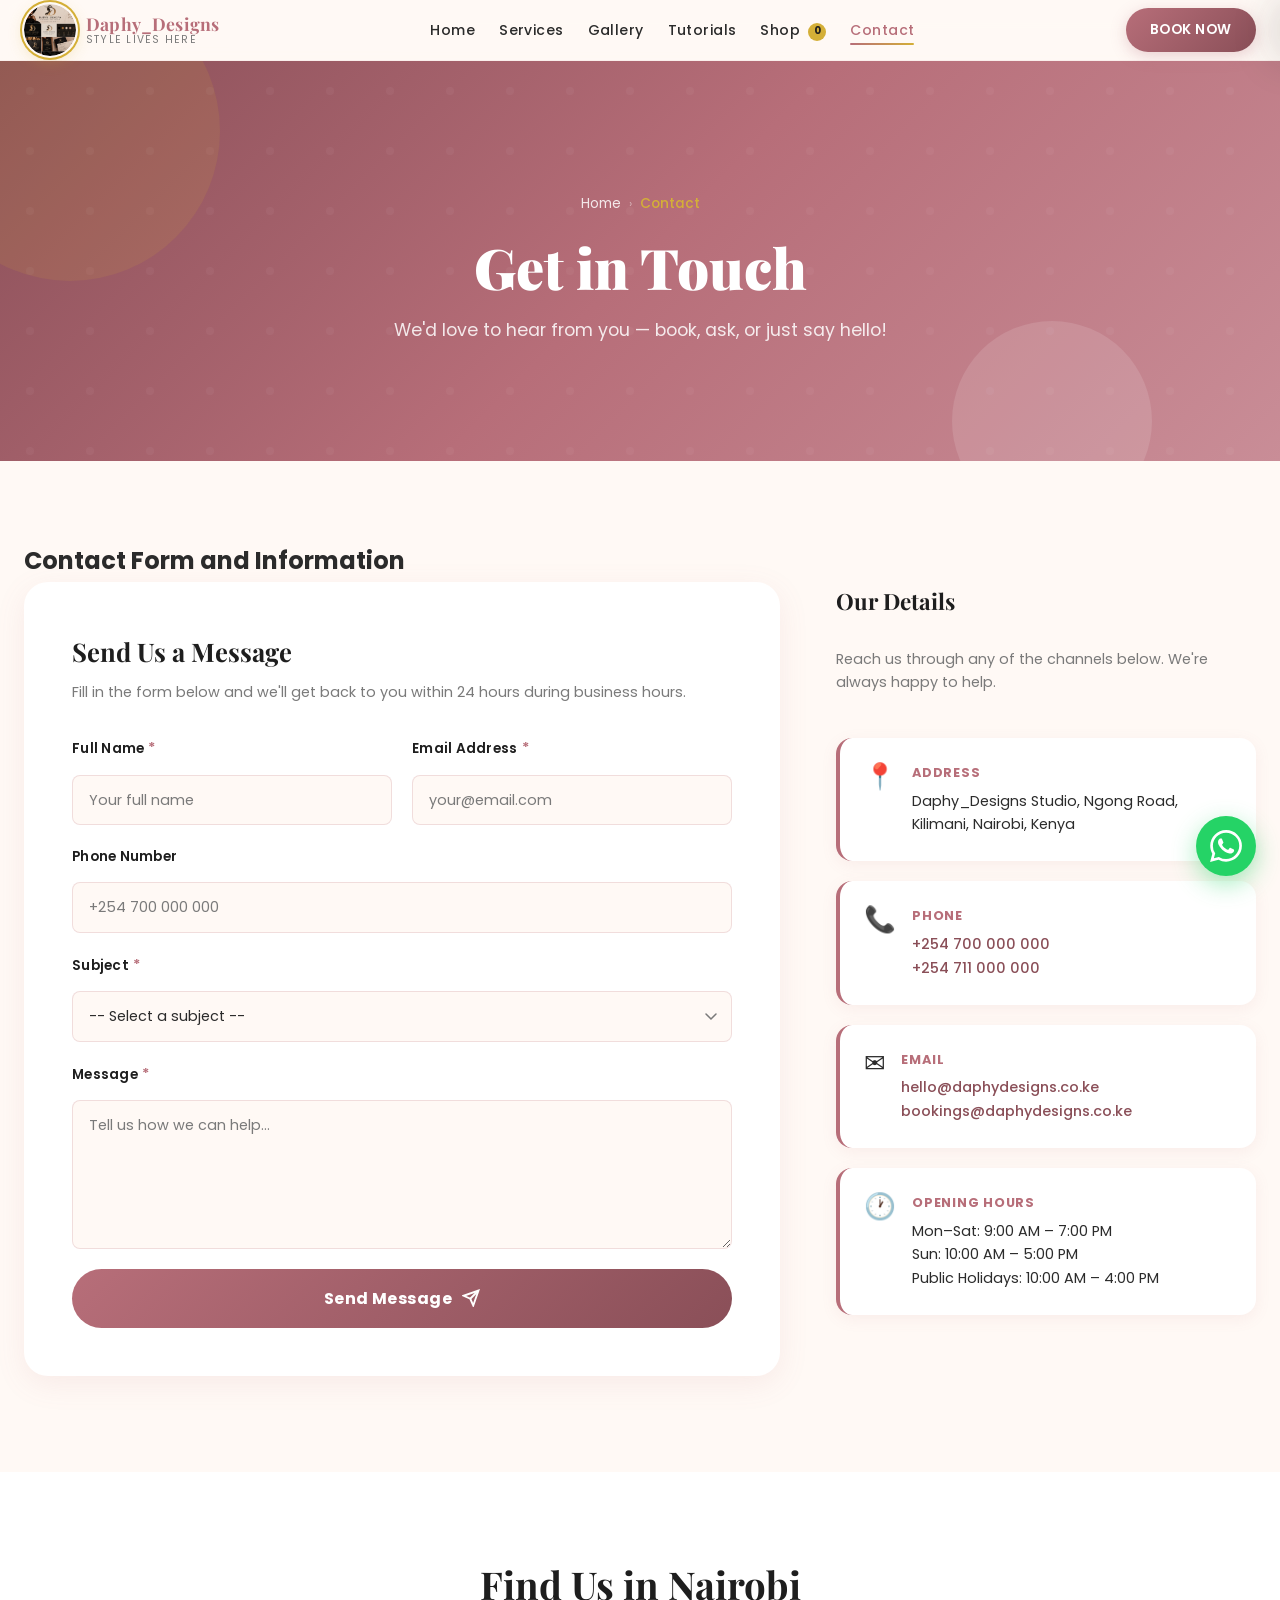
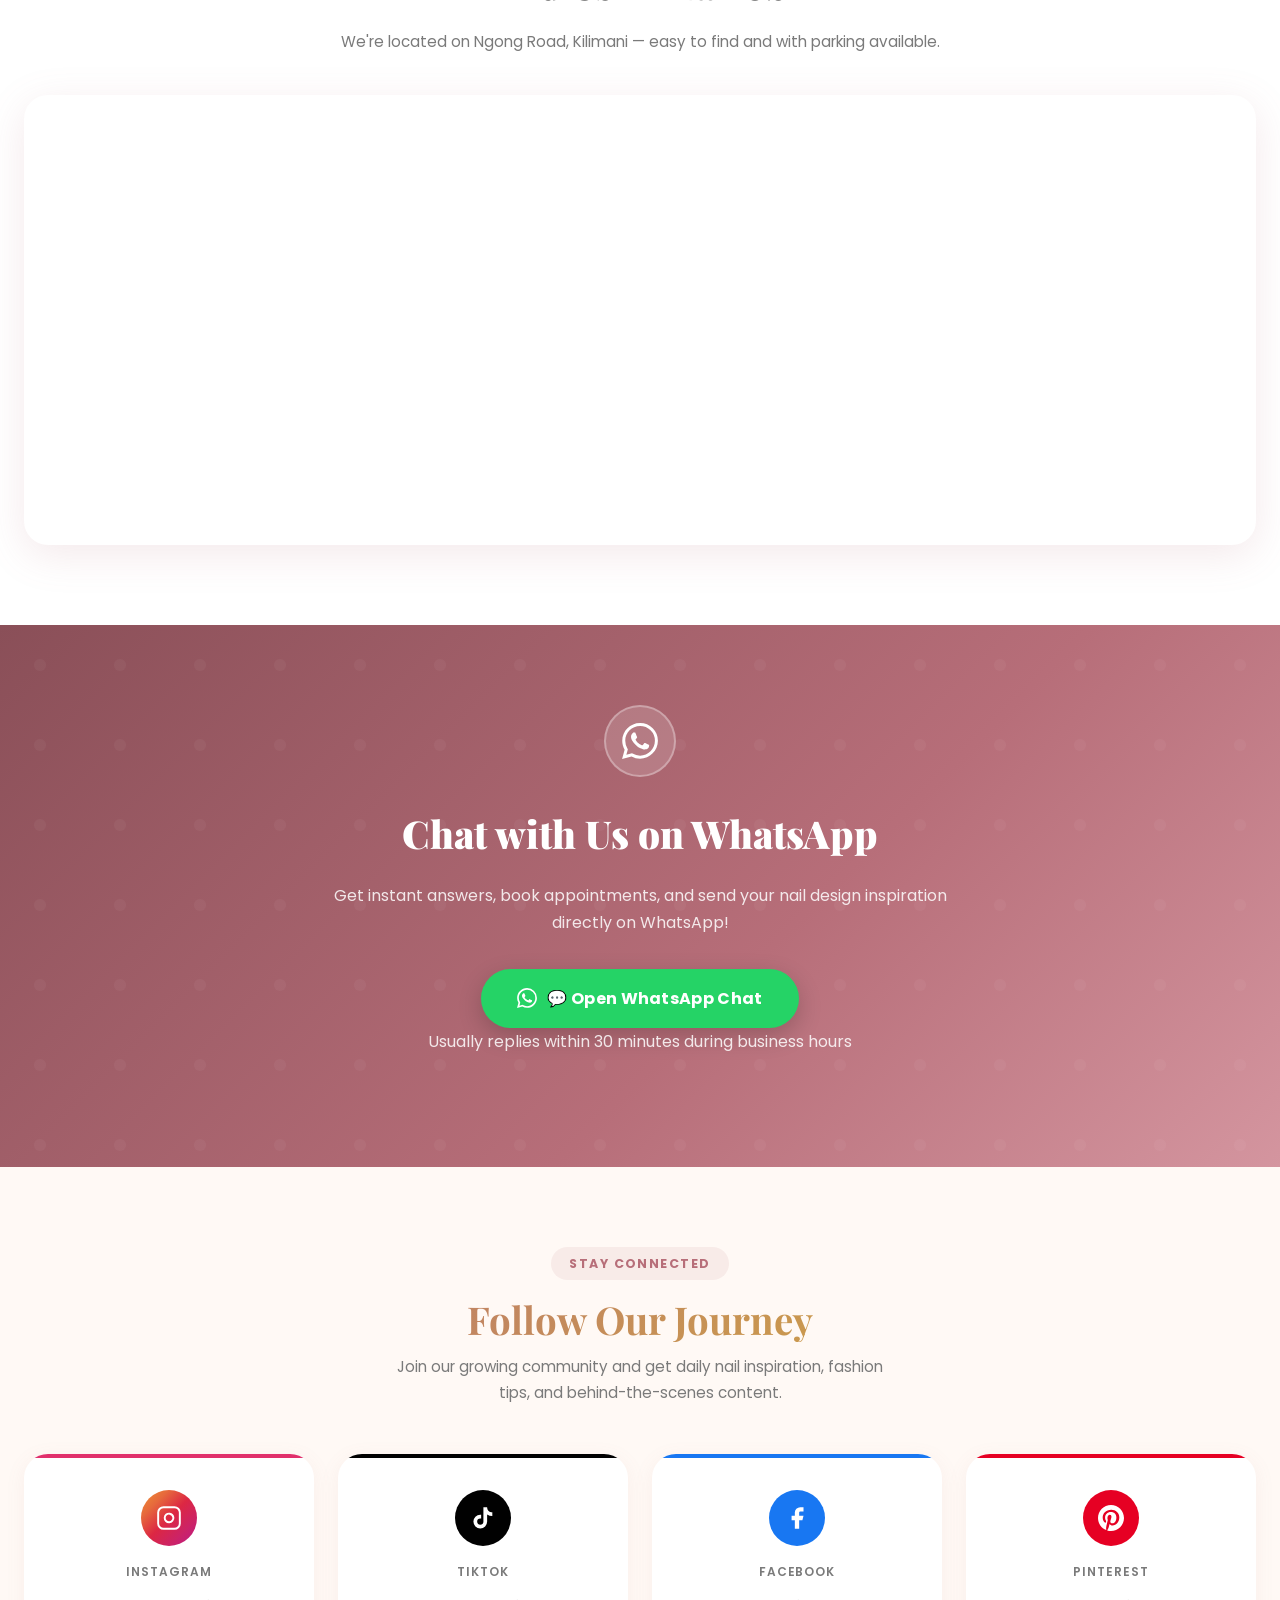
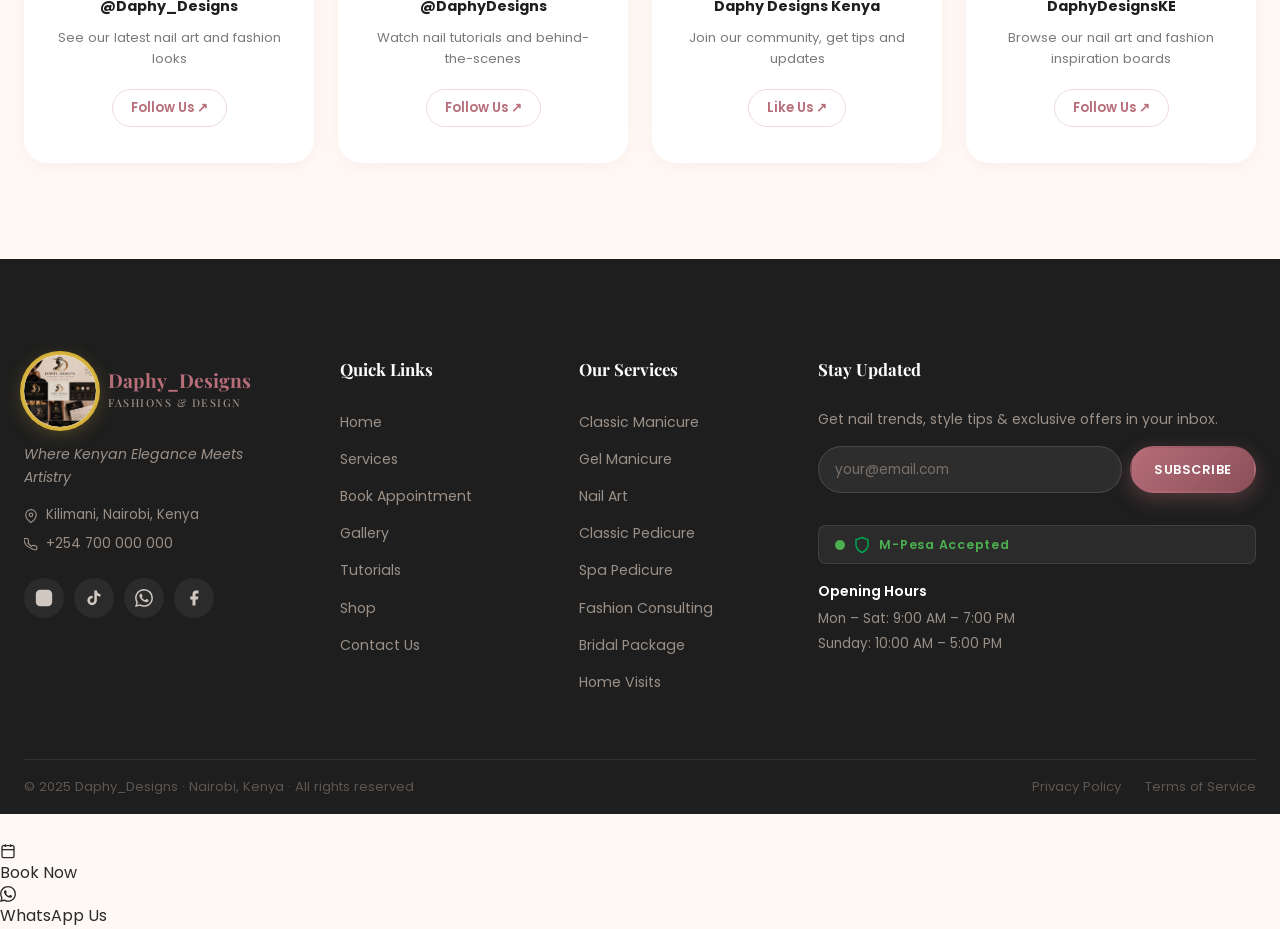
<file: contact.html>
<!DOCTYPE html>
<html lang="en">
<head>
  <meta charset="UTF-8" />
  <meta name="viewport" content="width=device-width, initial-scale=1.0" />
  <title>Contact Us | Daphy_Designs — Nairobi Nail Art & Fashion</title>

  <!-- Open Graph -->
  <meta property="og:title" content="Contact Us | Daphy_Designs" />
  <meta property="og:description" content="Get in touch with Daphy_Designs in Kilimani, Nairobi. Book appointments, ask questions, or find us on the map. WhatsApp available." />
  <meta property="og:image" content="https://images.pexels.com/photos/3997379/pexels-photo-3997379.jpeg?auto=compress&cs=tinysrgb&w=1200" />
  <meta property="og:type" content="website" />

  <!-- Google Fonts -->
  <link rel="preconnect" href="https://fonts.googleapis.com" />
  <link rel="preconnect" href="https://fonts.gstatic.com" crossorigin />
  <link href="https://fonts.googleapis.com/css2?family=Playfair+Display:wght@400;700;900&family=Poppins:wght@300;400;500;600;700&display=swap" rel="stylesheet" />

  <!-- Shared stylesheet -->
  <link rel="stylesheet" href="css/styles.css" />

  <style>
    /* ─── Page-specific styles ─────────────────────────── */

    /* PAGE HERO */
    .page-hero {
      background: linear-gradient(135deg, var(--primary-dark) 0%, var(--primary) 50%, #C98D97 100%);
      padding: 96px 0 80px;
      text-align: center;
      position: relative;
      overflow: hidden;
    }
    .page-hero::before {
      content: '';
      position: absolute;
      inset: 0;
      background: url("data:image/svg+xml,%3Csvg width='60' height='60' viewBox='0 0 60 60' xmlns='http://www.w3.org/2000/svg'%3E%3Cg fill='none' fill-rule='evenodd'%3E%3Cg fill='%23ffffff' fill-opacity='0.04'%3E%3Ccircle cx='30' cy='30' r='4'/%3E%3C/g%3E%3C/g%3E%3C/svg%3E");
      pointer-events: none;
    }
    .page-hero-inner {
      position: relative;
      z-index: 1;
    }
    .breadcrumb {
      display: flex;
      align-items: center;
      justify-content: center;
      gap: 8px;
      font-family: 'Poppins', sans-serif;
      font-size: 0.85rem;
      color: rgba(255,255,255,0.75);
      margin-bottom: 20px;
    }
    .breadcrumb a {
      color: rgba(255,255,255,0.85);
      text-decoration: none;
      transition: color 0.3s ease;
    }
    .breadcrumb a:hover { color: var(--accent); }
    .breadcrumb-sep {
      color: rgba(255,255,255,0.45);
      font-size: 0.75rem;
    }
    .breadcrumb-current { color: var(--accent); font-weight: 500; }
    .page-hero h1 {
      font-family: 'Playfair Display', serif;
      font-size: clamp(2rem, 5vw, 3.5rem);
      font-weight: 900;
      color: var(--white);
      margin: 0 0 16px;
      line-height: 1.15;
    }
    .page-hero-sub {
      font-family: 'Poppins', sans-serif;
      font-size: clamp(0.95rem, 2vw, 1.1rem);
      color: rgba(255,255,255,0.85);
      max-width: 560px;
      margin: 0 auto;
      line-height: 1.7;
    }

    /* ── FLOATING DECORATIVE ELEMENTS ─────────────────── */
    .float-el {
      position: absolute;
      border-radius: 50%;
      pointer-events: none;
      opacity: 0.12;
    }
    .float-el-1 {
      width: 300px;
      height: 300px;
      background: var(--accent);
      top: -80px;
      left: -80px;
    }
    .float-el-2 {
      width: 200px;
      height: 200px;
      background: var(--white);
      bottom: -60px;
      right: 10%;
    }

    /* ── CONTACT SECTION ───────────────────────────────── */
    #contact {
      padding: 80px 0 96px;
      background: var(--cream);
    }
    .contact-grid {
      display: grid;
      grid-template-columns: 1fr 420px;
      gap: 56px;
      align-items: start;
    }
    @media (max-width: 1024px) {
      .contact-grid { grid-template-columns: 1fr; gap: 48px; }
    }

    /* FORM CARD */
    .form-card {
      background: var(--white);
      border-radius: var(--radius-lg);
      padding: 48px;
      box-shadow: 0 8px 30px rgba(183,110,121,0.10);
    }
    @media (max-width: 640px) {
      .form-card { padding: 28px 20px; }
    }
    .form-card-title {
      font-family: 'Playfair Display', serif;
      font-size: 1.6rem;
      font-weight: 700;
      color: var(--charcoal);
      margin: 0 0 8px;
    }
    .form-card-sub {
      font-family: 'Poppins', sans-serif;
      font-size: 0.9rem;
      color: var(--muted);
      margin: 0 0 32px;
      line-height: 1.6;
    }

    /* FORM GROUPS */
    .form-row {
      display: grid;
      grid-template-columns: 1fr 1fr;
      gap: 20px;
    }
    @media (max-width: 560px) {
      .form-row { grid-template-columns: 1fr; }
    }
    .form-group {
      display: flex;
      flex-direction: column;
      gap: 6px;
      margin-bottom: 20px;
    }
    .form-group:last-child { margin-bottom: 0; }
    .form-label {
      font-family: 'Poppins', sans-serif;
      font-size: 0.85rem;
      font-weight: 600;
      color: var(--charcoal);
      display: flex;
      align-items: center;
      gap: 4px;
    }
    .form-label .required-star {
      color: var(--primary);
      font-size: 0.9rem;
    }
    .form-input,
    .form-select,
    .form-textarea {
      font-family: 'Poppins', sans-serif;
      font-size: 0.9rem;
      color: var(--text);
      background: var(--cream);
      border: 1.5px solid rgba(183,110,121,0.20);
      border-radius: var(--radius-sm);
      padding: 12px 16px;
      transition: border-color 0.3s ease, box-shadow 0.3s ease, background 0.3s ease;
      width: 100%;
      outline: none;
      appearance: none;
      -webkit-appearance: none;
    }
    .form-input::placeholder,
    .form-textarea::placeholder { color: var(--muted); }
    .form-input:focus,
    .form-select:focus,
    .form-textarea:focus {
      border-color: var(--primary);
      background: var(--white);
      box-shadow: 0 0 0 3px rgba(183,110,121,0.15);
    }
    .form-select {
      background-image: url("data:image/svg+xml,%3Csvg xmlns='http://www.w3.org/2000/svg' width='12' height='8' viewBox='0 0 12 8'%3E%3Cpath d='M1 1l5 5 5-5' stroke='%237A7A7A' stroke-width='1.5' fill='none' stroke-linecap='round'/%3E%3C/svg%3E");
      background-repeat: no-repeat;
      background-position: right 14px center;
      padding-right: 40px;
      cursor: pointer;
    }
    .form-textarea { resize: vertical; min-height: 130px; }

    /* SUBMIT BUTTON */
    .btn-submit {
      width: 100%;
      padding: 16px 32px;
      font-size: 1rem;
      font-weight: 700;
      display: flex;
      align-items: center;
      justify-content: center;
      gap: 10px;
      border: none;
      border-radius: var(--radius-full);
      background: linear-gradient(135deg, var(--primary) 0%, var(--primary-dark) 100%);
      color: var(--white);
      font-family: 'Poppins', sans-serif;
      cursor: pointer;
      transition: transform 0.3s ease, box-shadow 0.3s ease, opacity 0.3s ease;
      letter-spacing: 0.03em;
      margin-top: 8px;
    }
    .btn-submit:hover {
      transform: translateY(-3px);
      box-shadow: 0 12px 30px rgba(183,110,121,0.40);
    }
    .btn-submit:active { transform: translateY(-1px); }
    .btn-submit.loading {
      opacity: 0.75;
      pointer-events: none;
    }
    .btn-submit .spinner {
      width: 18px;
      height: 18px;
      border: 2px solid rgba(255,255,255,0.4);
      border-top-color: var(--white);
      border-radius: 50%;
      animation: spin 0.7s linear infinite;
      display: none;
    }
    .btn-submit.loading .spinner { display: block; }
    @keyframes spin { to { transform: rotate(360deg); } }

    /* CONTACT INFO CARDS */
    .contact-info {
      display: flex;
      flex-direction: column;
      gap: 20px;
    }
    .contact-info-heading {
      font-family: 'Playfair Display', serif;
      font-size: 1.4rem;
      font-weight: 700;
      color: var(--charcoal);
      margin: 0 0 8px;
    }
    .contact-info-sub {
      font-family: 'Poppins', sans-serif;
      font-size: 0.9rem;
      color: var(--muted);
      margin: 0 0 24px;
      line-height: 1.6;
    }
    .info-card {
      background: var(--white);
      border-radius: var(--radius);
      padding: 24px;
      border-left: 4px solid var(--primary);
      box-shadow: 0 4px 16px rgba(183,110,121,0.09);
      display: flex;
      align-items: flex-start;
      gap: 16px;
      transition: transform 0.3s ease, box-shadow 0.3s ease;
    }
    .info-card:hover {
      transform: translateY(-3px);
      box-shadow: 0 10px 30px rgba(183,110,121,0.15);
    }
    .info-card-icon {
      font-size: 1.6rem;
      line-height: 1;
      flex-shrink: 0;
      margin-top: 2px;
    }
    .info-card-body { flex: 1; }
    .info-card-title {
      font-family: 'Poppins', sans-serif;
      font-size: 0.8rem;
      font-weight: 700;
      text-transform: uppercase;
      letter-spacing: 0.06em;
      color: var(--primary);
      margin: 0 0 6px;
    }
    .info-card-content {
      font-family: 'Poppins', sans-serif;
      font-size: 0.9rem;
      color: var(--text);
      line-height: 1.65;
      margin: 0;
    }
    .info-card-content a {
      color: var(--primary-dark);
      text-decoration: none;
      font-weight: 500;
      transition: color 0.3s ease;
    }
    .info-card-content a:hover { color: var(--accent); }

    /* TOAST NOTIFICATION */
    .toast {
      position: fixed;
      bottom: 32px;
      left: 50%;
      transform: translateX(-50%) translateY(80px);
      background: var(--charcoal);
      color: var(--white);
      font-family: 'Poppins', sans-serif;
      font-size: 0.9rem;
      font-weight: 500;
      padding: 14px 28px;
      border-radius: var(--radius-full);
      box-shadow: 0 8px 30px rgba(0,0,0,0.25);
      z-index: 9999;
      opacity: 0;
      transition: transform 0.4s cubic-bezier(0.34,1.56,0.64,1), opacity 0.4s ease;
      display: flex;
      align-items: center;
      gap: 10px;
      pointer-events: none;
      white-space: nowrap;
    }
    .toast.show {
      opacity: 1;
      transform: translateX(-50%) translateY(0);
    }
    .toast-icon { font-size: 1.1rem; }

    /* ── MAP SECTION ───────────────────────────────────── */
    #map {
      padding: 80px 0;
      background: var(--white);
    }
    .map-heading {
      font-family: 'Playfair Display', serif;
      font-size: clamp(1.6rem, 3.5vw, 2.4rem);
      font-weight: 700;
      color: var(--charcoal);
      text-align: center;
      margin: 0 0 12px;
    }
    .map-sub {
      font-family: 'Poppins', sans-serif;
      font-size: 0.95rem;
      color: var(--muted);
      text-align: center;
      margin: 0 0 40px;
    }
    .map-wrapper {
      border-radius: var(--radius-lg);
      overflow: hidden;
      box-shadow: 0 10px 40px rgba(183,110,121,0.15);
      line-height: 0;
    }

    /* ── WHATSAPP CTA ─────────────────────────────────── */
    .whatsapp-cta {
      padding: 80px 0;
      background: linear-gradient(135deg, var(--primary-dark) 0%, var(--primary) 60%, #D4959F 100%);
      text-align: center;
      position: relative;
      overflow: hidden;
    }
    .whatsapp-cta::before {
      content: '';
      position: absolute;
      inset: 0;
      background: url("data:image/svg+xml,%3Csvg width='80' height='80' viewBox='0 0 80 80' xmlns='http://www.w3.org/2000/svg'%3E%3Cg fill='none' fill-rule='evenodd'%3E%3Cg fill='%23ffffff' fill-opacity='0.04'%3E%3Ccircle cx='40' cy='40' r='6'/%3E%3C/g%3E%3C/g%3E%3C/svg%3E");
      pointer-events: none;
    }
    .whatsapp-cta-inner {
      position: relative;
      z-index: 1;
      max-width: 640px;
      margin: 0 auto;
    }
    .whatsapp-cta-icon {
      display: inline-flex;
      align-items: center;
      justify-content: center;
      width: 72px;
      height: 72px;
      background: rgba(255,255,255,0.15);
      border: 2px solid rgba(255,255,255,0.3);
      border-radius: 50%;
      margin: 0 auto 24px;
    }
    .whatsapp-cta h2 {
      font-family: 'Playfair Display', serif;
      font-size: clamp(1.6rem, 3.5vw, 2.4rem);
      font-weight: 900;
      color: var(--white);
      margin: 0 0 16px;
    }
    .whatsapp-cta p {
      font-family: 'Poppins', sans-serif;
      font-size: 1rem;
      color: rgba(255,255,255,0.85);
      line-height: 1.7;
      margin: 0 0 32px;
    }
    .btn-whatsapp {
      display: inline-flex;
      align-items: center;
      gap: 10px;
      background: #25D366;
      color: var(--white);
      font-family: 'Poppins', sans-serif;
      font-size: 1rem;
      font-weight: 700;
      padding: 16px 36px;
      border-radius: var(--radius-full);
      text-decoration: none;
      box-shadow: 0 8px 24px rgba(0,0,0,0.2);
      transition: transform 0.3s ease, box-shadow 0.3s ease, background 0.3s ease;
      letter-spacing: 0.02em;
    }
    .btn-whatsapp:hover {
      background: #1EB958;
      transform: translateY(-4px);
      box-shadow: 0 16px 40px rgba(37,211,102,0.35);
    }
    .whatsapp-cta-note {
      font-family: 'Poppins', sans-serif;
      font-size: 0.82rem;
      color: rgba(255,255,255,0.65);
      margin: 20px 0 0;
    }

    /* ── SOCIAL MEDIA GRID ──────────────────────────────── */
    .social-links-section {
      padding: 80px 0 96px;
      background: var(--cream);
    }
    .social-links-section .section-label {
      display: inline-block;
      font-family: 'Poppins', sans-serif;
      font-size: 0.78rem;
      font-weight: 700;
      text-transform: uppercase;
      letter-spacing: 0.12em;
      color: var(--primary);
      background: rgba(183,110,121,0.10);
      border-radius: var(--radius-full);
      padding: 6px 18px;
      margin-bottom: 16px;
    }
    .social-links-section .section-title {
      font-family: 'Playfair Display', serif;
      font-size: clamp(1.6rem, 3.5vw, 2.4rem);
      font-weight: 700;
      color: var(--charcoal);
      margin: 0 0 12px;
    }
    .social-links-section .section-sub {
      font-family: 'Poppins', sans-serif;
      font-size: 0.95rem;
      color: var(--muted);
      max-width: 500px;
      margin: 0 auto 48px;
      line-height: 1.7;
    }
    .social-cards-grid {
      display: grid;
      grid-template-columns: repeat(4, 1fr);
      gap: 24px;
    }
    @media (max-width: 1024px) {
      .social-cards-grid { grid-template-columns: repeat(2, 1fr); }
    }
    @media (max-width: 560px) {
      .social-cards-grid { grid-template-columns: 1fr; }
    }
    .social-card {
      background: var(--white);
      border-radius: var(--radius-lg);
      padding: 36px 28px;
      text-align: center;
      box-shadow: 0 4px 20px rgba(183,110,121,0.08);
      transition: transform 0.3s ease, box-shadow 0.3s ease;
      text-decoration: none;
      display: block;
      color: inherit;
      position: relative;
      overflow: hidden;
    }
    .social-card::before {
      content: '';
      position: absolute;
      top: 0;
      left: 0;
      right: 0;
      height: 4px;
      background: var(--card-accent, var(--primary));
    }
    .social-card:hover {
      transform: translateY(-6px);
      box-shadow: 0 16px 40px rgba(183,110,121,0.18);
    }
    .social-card-icon {
      width: 56px;
      height: 56px;
      border-radius: 50%;
      display: flex;
      align-items: center;
      justify-content: center;
      margin: 0 auto 16px;
    }
    .social-card-handle {
      font-family: 'Poppins', sans-serif;
      font-size: 0.9rem;
      font-weight: 700;
      color: var(--charcoal);
      margin: 0 0 8px;
    }
    .social-card-platform {
      font-family: 'Poppins', sans-serif;
      font-size: 0.75rem;
      font-weight: 600;
      text-transform: uppercase;
      letter-spacing: 0.08em;
      color: var(--muted);
      margin: 0 0 12px;
    }
    .social-card-desc {
      font-family: 'Poppins', sans-serif;
      font-size: 0.82rem;
      color: var(--muted);
      line-height: 1.6;
      margin: 0 0 20px;
    }
    .social-card-cta {
      display: inline-flex;
      align-items: center;
      gap: 6px;
      font-family: 'Poppins', sans-serif;
      font-size: 0.82rem;
      font-weight: 600;
      color: var(--primary);
      text-decoration: none;
      border: 1.5px solid rgba(183,110,121,0.25);
      border-radius: var(--radius-full);
      padding: 7px 18px;
      transition: background 0.3s ease, border-color 0.3s ease, color 0.3s ease;
    }
    .social-card:hover .social-card-cta {
      background: var(--primary);
      border-color: var(--primary);
      color: var(--white);
    }
  </style>
</head>
<body>

  <!-- ════════════════════════════════════════════
       SHARED NAVBAR
  ════════════════════════════════════════════ -->
  <header id="main-header">
    <nav class="navbar">
      <a href="index.html" class="nav-logo" aria-label="Daphy_Designs Home">
        <span class="logo-circle">
          <img src="images/logo.png" alt="Daphy_Designs logo" loading="lazy" />
        </span>
        <span class="nav-logo-text">Daphy_Designs<span>Style Lives Here</span></span>
      </a>

      <ul class="nav-links">
        <li><a href="index.html">Home</a></li>
        <li><a href="services.html">Services</a></li>
        <li><a href="gallery.html">Gallery</a></li>
        <li><a href="tutorials.html">Tutorials</a></li>
        <li>
          <a href="shop.html">Shop
            <span class="cart-badge" id="cart-count">0</span>
          </a>
        </li>
        <li><a href="contact.html" class="active">Contact</a></li>
      </ul>

      <div class="nav-actions">
        <a href="booking.html" class="btn-book btn-primary">Book Now</a>
        <button class="hamburger" aria-label="Open menu" aria-expanded="false">
          <span></span><span></span><span></span>
        </button>
      </div>

      <!-- Mobile drawer -->
      <div class="nav-drawer" role="dialog" aria-label="Navigation menu">
        <div class="drawer-header">
          <a href="index.html" class="drawer-logo-link">
            <span class="logo-circle">
              <img src="images/logo.png" alt="Daphy_Designs" loading="lazy" />
            </span>
            <span class="drawer-logo-text">Daphy_Designs</span>
          </a>
          <button class="drawer-close" aria-label="Close menu">✕</button>
        </div>
        <ul class="drawer-links">
          <li><a href="index.html">Home</a></li>
          <li><a href="services.html">Services</a></li>
          <li><a href="gallery.html">Gallery</a></li>
          <li><a href="tutorials.html">Tutorials</a></li>
          <li><a href="shop.html">Shop</a></li>
          <li><a href="contact.html" class="active">Contact</a></li>
          <li><a href="booking.html" class="drawer-book-btn">Book Now</a></li>
        </ul>
      </div>
      <div class="nav-overlay"></div>
    </nav>
  </header>

  <main>

    <!-- ════════════════════════════════════════════
         1. PAGE HERO
    ════════════════════════════════════════════ -->
    <section class="page-hero" aria-label="Contact page header">
      <div class="float-el float-el-1" aria-hidden="true"></div>
      <div class="float-el float-el-2" aria-hidden="true"></div>

      <div class="container page-hero-inner">
        <!-- Breadcrumb -->
        <nav class="breadcrumb" aria-label="Breadcrumb">
          <a href="index.html">Home</a>
          <span class="breadcrumb-sep" aria-hidden="true">›</span>
          <span class="breadcrumb-current" aria-current="page">Contact</span>
        </nav>

        <h1>Get in Touch</h1>
        <p class="page-hero-sub">
          We'd love to hear from you — book, ask, or just say hello!
        </p>
      </div>
    </section>

    <!-- ════════════════════════════════════════════
         2. CONTACT SECTION
    ════════════════════════════════════════════ -->
    <section id="contact" aria-labelledby="contact-heading">
      <div class="container">
        <h2 id="contact-heading" class="visually-hidden">Contact Form and Information</h2>

        <div class="contact-grid">

          <!-- ── LEFT: CONTACT FORM ────────────────────── -->
          <div class="form-card">
            <h3 class="form-card-title">Send Us a Message</h3>
            <p class="form-card-sub">Fill in the form below and we'll get back to you within 24 hours during business hours.</p>

            <form id="contact-form" action="#" method="POST" novalidate>

              <div class="form-row">
                <div class="form-group">
                  <label class="form-label" for="contact-name">
                    Full Name <span class="required-star" aria-hidden="true">*</span>
                  </label>
                  <input
                    type="text"
                    id="contact-name"
                    name="contact-name"
                    class="form-input"
                    required
                    placeholder="Your full name"
                    autocomplete="name"
                  />
                </div>

                <div class="form-group">
                  <label class="form-label" for="contact-email">
                    Email Address <span class="required-star" aria-hidden="true">*</span>
                  </label>
                  <input
                    type="email"
                    id="contact-email"
                    name="contact-email"
                    class="form-input"
                    required
                    placeholder="your@email.com"
                    autocomplete="email"
                  />
                </div>
              </div>

              <div class="form-group">
                <label class="form-label" for="contact-phone">Phone Number</label>
                <input
                  type="tel"
                  id="contact-phone"
                  name="contact-phone"
                  class="form-input"
                  placeholder="+254 700 000 000"
                  autocomplete="tel"
                />
              </div>

              <div class="form-group">
                <label class="form-label" for="contact-subject">
                  Subject <span class="required-star" aria-hidden="true">*</span>
                </label>
                <select id="contact-subject" name="contact-subject" class="form-select" required>
                  <option value="" disabled selected>-- Select a subject --</option>
                  <option value="general">General Enquiry</option>
                  <option value="booking">Booking Question</option>
                  <option value="products">Products</option>
                  <option value="partnership">Partnership</option>
                  <option value="feedback">Feedback</option>
                </select>
              </div>

              <div class="form-group">
                <label class="form-label" for="contact-message">
                  Message <span class="required-star" aria-hidden="true">*</span>
                </label>
                <textarea
                  id="contact-message"
                  name="contact-message"
                  class="form-textarea"
                  rows="5"
                  required
                  placeholder="Tell us how we can help..."
                ></textarea>
              </div>

              <button type="submit" class="btn-submit" id="contact-submit-btn" aria-label="Send message">
                <span class="spinner" aria-hidden="true"></span>
                <span class="btn-text">Send Message</span>
                <svg width="18" height="18" viewBox="0 0 24 24" fill="none" stroke="currentColor" stroke-width="2.5" aria-hidden="true">
                  <line x1="22" y1="2" x2="11" y2="13"/>
                  <polygon points="22 2 15 22 11 13 2 9 22 2"/>
                </svg>
              </button>

            </form>
          </div>

          <!-- ── RIGHT: CONTACT INFO CARDS ─────────────── -->
          <div class="contact-info" aria-label="Contact information">
            <h3 class="contact-info-heading">Our Details</h3>
            <p class="contact-info-sub">Reach us through any of the channels below. We're always happy to help.</p>

            <!-- Address -->
            <div class="info-card">
              <span class="info-card-icon" aria-hidden="true">📍</span>
              <div class="info-card-body">
                <p class="info-card-title">Address</p>
                <p class="info-card-content">
                  Daphy_Designs Studio, Ngong Road, Kilimani, Nairobi, Kenya
                </p>
              </div>
            </div>

            <!-- Phone -->
            <div class="info-card">
              <span class="info-card-icon" aria-hidden="true">📞</span>
              <div class="info-card-body">
                <p class="info-card-title">Phone</p>
                <p class="info-card-content">
                  <a href="tel:+254700000000">+254 700 000 000</a><br />
                  <a href="tel:+254711000000">+254 711 000 000</a>
                </p>
              </div>
            </div>

            <!-- Email -->
            <div class="info-card">
              <span class="info-card-icon" aria-hidden="true">✉️</span>
              <div class="info-card-body">
                <p class="info-card-title">Email</p>
                <p class="info-card-content">
                  <a href="mailto:hello@daphydesigns.co.ke">hello@daphydesigns.co.ke</a><br />
                  <a href="mailto:bookings@daphydesigns.co.ke">bookings@daphydesigns.co.ke</a>
                </p>
              </div>
            </div>

            <!-- Hours -->
            <div class="info-card">
              <span class="info-card-icon" aria-hidden="true">🕐</span>
              <div class="info-card-body">
                <p class="info-card-title">Opening Hours</p>
                <p class="info-card-content">
                  Mon–Sat: 9:00 AM – 7:00 PM<br />
                  Sun: 10:00 AM – 5:00 PM<br />
                  Public Holidays: 10:00 AM – 4:00 PM
                </p>
              </div>
            </div>

          </div>
          <!-- /contact-info -->

        </div>
        <!-- /contact-grid -->
      </div>
    </section>

    <!-- ════════════════════════════════════════════
         3. MAP SECTION
    ════════════════════════════════════════════ -->
    <section id="map" aria-labelledby="map-heading">
      <div class="container">
        <h2 id="map-heading" class="map-heading">Find Us in Nairobi</h2>
        <p class="map-sub">We're located on Ngong Road, Kilimani — easy to find and with parking available.</p>

        <div class="map-wrapper">
          <iframe
            src="https://www.google.com/maps/embed?pb=!1m18!1m12!1m3!1d3988.7929785177793!2d36.78063631475503!3d-1.2980730990654!2m3!1f0!2f0!3f0!3m2!1i1024!2i768!4f13.1!3m3!1m2!1s0x182f10c3b7829b6b%3A0x2f6f1d2e3b5c7a8d!2sKilimani%2C+Nairobi!5e0!3m2!1sen!2ske!4v1620000000000!5m2!1sen!2ske"
            width="100%"
            height="450"
            style="border:0; border-radius:16px;"
            allowfullscreen=""
            loading="lazy"
            referrerpolicy="no-referrer-when-downgrade"
            title="Daphy_Designs location in Kilimani, Nairobi"
          ></iframe>
        </div>
      </div>
    </section>

    <!-- ════════════════════════════════════════════
         4. WHATSAPP CTA SECTION
    ════════════════════════════════════════════ -->
    <section class="whatsapp-cta" aria-labelledby="whatsapp-heading">
      <div class="whatsapp-cta-inner">
        <div class="whatsapp-cta-icon" aria-hidden="true">
          <svg width="36" height="36" viewBox="0 0 24 24" fill="white">
            <path d="M17.472 14.382c-.297-.149-1.758-.867-2.03-.967-.273-.099-.471-.148-.67.15-.197.297-.767.966-.94 1.164-.173.199-.347.223-.644.075-.297-.15-1.255-.463-2.39-1.475-.883-.788-1.48-1.761-1.653-2.059-.173-.297-.018-.458.13-.606.134-.133.298-.347.446-.52.149-.174.198-.298.298-.497.099-.198.05-.371-.025-.52-.075-.149-.669-1.612-.916-2.207-.242-.579-.487-.5-.669-.51-.173-.008-.371-.01-.57-.01-.198 0-.52.074-.792.372-.272.297-1.04 1.016-1.04 2.479 0 1.462 1.065 2.875 1.213 3.074.149.198 2.096 3.2 5.077 4.487.709.306 1.262.489 1.694.625.712.227 1.36.195 1.871.118.571-.085 1.758-.719 2.006-1.413.248-.694.248-1.289.173-1.413-.074-.124-.272-.198-.57-.347m-5.421 7.403h-.004a9.87 9.87 0 01-5.031-1.378l-.361-.214-3.741.982.998-3.648-.235-.374a9.86 9.86 0 01-1.51-5.26c.001-5.45 4.436-9.884 9.888-9.884 2.64 0 5.122 1.03 6.988 2.898a9.825 9.825 0 012.893 6.994c-.003 5.45-4.437 9.884-9.885 9.884m8.413-18.297A11.815 11.815 0 0012.05 0C5.495 0 .16 5.335.157 11.892c0 2.096.547 4.142 1.588 5.945L.057 24l6.305-1.654a11.882 11.882 0 005.683 1.448h.005c6.554 0 11.89-5.335 11.893-11.893a11.821 11.821 0 00-3.48-8.413z"/>
          </svg>
        </div>

        <h2 id="whatsapp-heading">Chat with Us on WhatsApp</h2>
        <p>
          Get instant answers, book appointments, and send your nail design inspiration
          directly on WhatsApp!
        </p>

        <a
          href="https://wa.me/254700000000?text=Hi%20Daphy_Designs!"
          class="btn-whatsapp"
          target="_blank"
          rel="noopener noreferrer"
          aria-label="Open WhatsApp chat with Daphy_Designs"
        >
          <svg width="22" height="22" viewBox="0 0 24 24" fill="currentColor" aria-hidden="true">
            <path d="M17.472 14.382c-.297-.149-1.758-.867-2.03-.967-.273-.099-.471-.148-.67.15-.197.297-.767.966-.94 1.164-.173.199-.347.223-.644.075-.297-.15-1.255-.463-2.39-1.475-.883-.788-1.48-1.761-1.653-2.059-.173-.297-.018-.458.13-.606.134-.133.298-.347.446-.52.149-.174.198-.298.298-.497.099-.198.05-.371-.025-.52-.075-.149-.669-1.612-.916-2.207-.242-.579-.487-.5-.669-.51-.173-.008-.371-.01-.57-.01-.198 0-.52.074-.792.372-.272.297-1.04 1.016-1.04 2.479 0 1.462 1.065 2.875 1.213 3.074.149.198 2.096 3.2 5.077 4.487.709.306 1.262.489 1.694.625.712.227 1.36.195 1.871.118.571-.085 1.758-.719 2.006-1.413.248-.694.248-1.289.173-1.413-.074-.124-.272-.198-.57-.347m-5.421 7.403h-.004a9.87 9.87 0 01-5.031-1.378l-.361-.214-3.741.982.998-3.648-.235-.374a9.86 9.86 0 01-1.51-5.26c.001-5.45 4.436-9.884 9.888-9.884 2.64 0 5.122 1.03 6.988 2.898a9.825 9.825 0 012.893 6.994c-.003 5.45-4.437 9.884-9.885 9.884m8.413-18.297A11.815 11.815 0 0012.05 0C5.495 0 .16 5.335.157 11.892c0 2.096.547 4.142 1.588 5.945L.057 24l6.305-1.654a11.882 11.882 0 005.683 1.448h.005c6.554 0 11.89-5.335 11.893-11.893a11.821 11.821 0 00-3.48-8.413z"/>
          </svg>
          💬 Open WhatsApp Chat
        </a>

        <p class="whatsapp-cta-note" aria-live="polite">
          Usually replies within 30 minutes during business hours
        </p>
      </div>
    </section>

    <!-- ════════════════════════════════════════════
         5. SOCIAL MEDIA GRID
    ════════════════════════════════════════════ -->
    <section class="social-links-section" aria-labelledby="social-heading">
      <div class="container" style="text-align: center;">
        <span class="section-label">Stay Connected</span>
        <h2 id="social-heading" class="section-title">Follow Our Journey</h2>
        <p class="section-sub">Join our growing community and get daily nail inspiration, fashion tips, and behind-the-scenes content.</p>

        <div class="social-cards-grid">

          <!-- Instagram -->
          <a
            href="https://instagram.com/Daphy_Designs"
            class="social-card"
            style="--card-accent: #E1306C;"
            target="_blank"
            rel="noopener noreferrer"
            aria-label="Follow Daphy_Designs on Instagram"
          >
            <div class="social-card-icon" style="background: linear-gradient(135deg, #f09433, #e6683c, #dc2743, #cc2366, #bc1888); " aria-hidden="true">
              <svg width="26" height="26" viewBox="0 0 24 24" fill="none" stroke="white" stroke-width="1.8">
                <rect x="2" y="2" width="20" height="20" rx="5" ry="5"/>
                <path d="M16 11.37A4 4 0 1112.63 8 4 4 0 0116 11.37z"/>
                <line x1="17.5" y1="6.5" x2="17.51" y2="6.5"/>
              </svg>
            </div>
            <p class="social-card-platform">Instagram</p>
            <p class="social-card-handle">@Daphy_Designs</p>
            <p class="social-card-desc">See our latest nail art and fashion looks</p>
            <span class="social-card-cta">Follow Us ↗</span>
          </a>

          <!-- TikTok -->
          <a
            href="https://tiktok.com/@DaphyDesigns"
            class="social-card"
            style="--card-accent: #010101;"
            target="_blank"
            rel="noopener noreferrer"
            aria-label="Follow DaphyDesigns on TikTok"
          >
            <div class="social-card-icon" style="background: #010101;" aria-hidden="true">
              <svg width="26" height="26" viewBox="0 0 24 24" fill="white">
                <path d="M19.59 6.69a4.83 4.83 0 01-3.77-4.25V2h-3.45v13.67a2.89 2.89 0 01-2.88 2.5 2.89 2.89 0 01-2.89-2.89 2.89 2.89 0 012.89-2.89c.28 0 .54.04.79.1V9.01a6.33 6.33 0 00-.79-.05 6.34 6.34 0 00-6.34 6.34 6.34 6.34 0 006.34 6.34 6.34 6.34 0 006.33-6.34V8.69a8.18 8.18 0 004.78 1.52V6.76a4.85 4.85 0 01-1-.07z"/>
              </svg>
            </div>
            <p class="social-card-platform">TikTok</p>
            <p class="social-card-handle">@DaphyDesigns</p>
            <p class="social-card-desc">Watch nail tutorials and behind-the-scenes</p>
            <span class="social-card-cta">Follow Us ↗</span>
          </a>

          <!-- Facebook -->
          <a
            href="https://facebook.com/DaphyDesignsKenya"
            class="social-card"
            style="--card-accent: #1877F2;"
            target="_blank"
            rel="noopener noreferrer"
            aria-label="Join Daphy Designs Kenya on Facebook"
          >
            <div class="social-card-icon" style="background: #1877F2;" aria-hidden="true">
              <svg width="26" height="26" viewBox="0 0 24 24" fill="white">
                <path d="M18 2h-3a5 5 0 00-5 5v3H7v4h3v8h4v-8h3l1-4h-4V7a1 1 0 011-1h3z"/>
              </svg>
            </div>
            <p class="social-card-platform">Facebook</p>
            <p class="social-card-handle">Daphy Designs Kenya</p>
            <p class="social-card-desc">Join our community, get tips and updates</p>
            <span class="social-card-cta">Like Us ↗</span>
          </a>

          <!-- Pinterest -->
          <a
            href="https://pinterest.com/DaphyDesignsKE"
            class="social-card"
            style="--card-accent: #E60023;"
            target="_blank"
            rel="noopener noreferrer"
            aria-label="Follow DaphyDesignsKE on Pinterest"
          >
            <div class="social-card-icon" style="background: #E60023;" aria-hidden="true">
              <svg width="26" height="26" viewBox="0 0 24 24" fill="white">
                <path d="M12 0C5.373 0 0 5.373 0 12c0 5.084 3.163 9.426 7.627 11.174-.105-.949-.2-2.405.042-3.441.218-.937 1.407-5.965 1.407-5.965s-.359-.719-.359-1.782c0-1.668.967-2.914 2.171-2.914 1.023 0 1.518.769 1.518 1.69 0 1.029-.655 2.568-.994 3.995-.283 1.194.599 2.169 1.777 2.169 2.133 0 3.772-2.249 3.772-5.495 0-2.873-2.064-4.882-5.012-4.882-3.414 0-5.418 2.561-5.418 5.207 0 1.031.397 2.138.893 2.738a.36.36 0 01.083.345l-.333 1.36c-.053.22-.174.267-.402.161-1.499-.698-2.436-2.889-2.436-4.649 0-3.785 2.75-7.262 7.929-7.262 4.163 0 7.398 2.967 7.398 6.931 0 4.136-2.607 7.464-6.227 7.464-1.216 0-2.359-.632-2.75-1.378l-.748 2.853c-.271 1.043-1.002 2.35-1.492 3.146C9.57 23.812 10.763 24 12 24c6.627 0 12-5.373 12-12S18.627 0 12 0z"/>
              </svg>
            </div>
            <p class="social-card-platform">Pinterest</p>
            <p class="social-card-handle">DaphyDesignsKE</p>
            <p class="social-card-desc">Browse our nail art and fashion inspiration boards</p>
            <span class="social-card-cta">Follow Us ↗</span>
          </a>

        </div>
        <!-- /social-cards-grid -->
      </div>
    </section>

  </main>

  <!-- ════════════════════════════════════════════
       SHARED FOOTER
  ════════════════════════════════════════════ -->
  <footer class="site-footer" role="contentinfo">
    <div class="container">
      <div class="footer-grid">

        <!-- Column 1: Brand -->
        <div class="footer-col footer-brand">
          <a href="index.html" class="footer-logo" aria-label="Daphy_Designs Home">
            <span class="logo-circle">
              <img src="images/logo.png" alt="Daphy_Designs" loading="lazy" />
            </span>
            <span class="footer-logo-text">
              <span class="footer-logo-name">Daphy_Designs</span>
              <span class="footer-logo-sub">Fashions &amp; Design</span>
            </span>
          </a>
          <p class="footer-tagline">Where Kenyan Elegance Meets Artistry</p>
          <p class="footer-address">
            <svg width="14" height="14" viewBox="0 0 24 24" fill="none" stroke="currentColor" stroke-width="2" aria-hidden="true"><path d="M21 10c0 7-9 13-9 13s-9-6-9-13a9 9 0 0118 0z"/><circle cx="12" cy="10" r="3"/></svg>
            Kilimani, Nairobi, Kenya
          </p>
          <p class="footer-phone">
            <svg width="14" height="14" viewBox="0 0 24 24" fill="none" stroke="currentColor" stroke-width="2" aria-hidden="true"><path d="M22 16.92v3a2 2 0 01-2.18 2 19.79 19.79 0 01-8.63-3.07A19.5 19.5 0 013.07 13.13a19.79 19.79 0 01-3.07-8.67A2 2 0 012.18 2.5h3a2 2 0 012 1.72c.127.96.361 1.903.7 2.81a2 2 0 01-.45 2.11L6.91 10.09a16 16 0 006 6l1.27-1.27a2 2 0 012.11-.45c.907.339 1.85.573 2.81.7A2 2 0 0121.5 17l1.42 1.42"/></svg>
            +254 700 000 000
          </p>

          <div class="footer-socials" aria-label="Social media links">
            <!-- Instagram -->
            <a href="https://instagram.com" class="social-icon" target="_blank" rel="noopener noreferrer" aria-label="Daphy_Designs on Instagram">
              <svg width="20" height="20" viewBox="0 0 24 24" fill="none" stroke="currentColor" stroke-width="1.8"><rect x="2" y="2" width="20" height="20" rx="5" ry="5"/><path d="M16 11.37A4 4 0 1112.63 8 4 4 0 0116 11.37z"/><line x1="17.5" y1="6.5" x2="17.51" y2="6.5"/></svg>
            </a>
            <!-- TikTok -->
            <a href="https://tiktok.com" class="social-icon" target="_blank" rel="noopener noreferrer" aria-label="Daphy_Designs on TikTok">
              <svg width="20" height="20" viewBox="0 0 24 24" fill="currentColor"><path d="M19.59 6.69a4.83 4.83 0 01-3.77-4.25V2h-3.45v13.67a2.89 2.89 0 01-2.88 2.5 2.89 2.89 0 01-2.89-2.89 2.89 2.89 0 012.89-2.89c.28 0 .54.04.79.1V9.01a6.33 6.33 0 00-.79-.05 6.34 6.34 0 00-6.34 6.34 6.34 6.34 0 006.34 6.34 6.34 6.34 0 006.33-6.34V8.69a8.18 8.18 0 004.78 1.52V6.76a4.85 4.85 0 01-1-.07z"/></svg>
            </a>
            <!-- WhatsApp -->
            <a href="https://wa.me/254700000000" class="social-icon" target="_blank" rel="noopener noreferrer" aria-label="Chat with Daphy_Designs on WhatsApp">
              <svg width="20" height="20" viewBox="0 0 24 24" fill="currentColor"><path d="M17.472 14.382c-.297-.149-1.758-.867-2.03-.967-.273-.099-.471-.148-.67.15-.197.297-.767.966-.94 1.164-.173.199-.347.223-.644.075-.297-.15-1.255-.463-2.39-1.475-.883-.788-1.48-1.761-1.653-2.059-.173-.297-.018-.458.13-.606.134-.133.298-.347.446-.52.149-.174.198-.298.298-.497.099-.198.05-.371-.025-.52-.075-.149-.669-1.612-.916-2.207-.242-.579-.487-.5-.669-.51-.173-.008-.371-.01-.57-.01-.198 0-.52.074-.792.372-.272.297-1.04 1.016-1.04 2.479 0 1.462 1.065 2.875 1.213 3.074.149.198 2.096 3.2 5.077 4.487.709.306 1.262.489 1.694.625.712.227 1.36.195 1.871.118.571-.085 1.758-.719 2.006-1.413.248-.694.248-1.289.173-1.413-.074-.124-.272-.198-.57-.347m-5.421 7.403h-.004a9.87 9.87 0 01-5.031-1.378l-.361-.214-3.741.982.998-3.648-.235-.374a9.86 9.86 0 01-1.51-5.26c.001-5.45 4.436-9.884 9.888-9.884 2.64 0 5.122 1.03 6.988 2.898a9.825 9.825 0 012.893 6.994c-.003 5.45-4.437 9.884-9.885 9.884m8.413-18.297A11.815 11.815 0 0012.05 0C5.495 0 .16 5.335.157 11.892c0 2.096.547 4.142 1.588 5.945L.057 24l6.305-1.654a11.882 11.882 0 005.683 1.448h.005c6.554 0 11.89-5.335 11.893-11.893a11.821 11.821 0 00-3.48-8.413z"/></svg>
            </a>
            <!-- Facebook -->
            <a href="https://facebook.com" class="social-icon" target="_blank" rel="noopener noreferrer" aria-label="Daphy_Designs on Facebook">
              <svg width="20" height="20" viewBox="0 0 24 24" fill="currentColor"><path d="M18 2h-3a5 5 0 00-5 5v3H7v4h3v8h4v-8h3l1-4h-4V7a1 1 0 011-1h3z"/></svg>
            </a>
          </div>
        </div>

        <!-- Column 2: Quick Links -->
        <div class="footer-col">
          <h4 class="footer-heading">Quick Links</h4>
          <ul class="footer-links">
            <li><a href="index.html">Home</a></li>
            <li><a href="services.html">Services</a></li>
            <li><a href="booking.html">Book Appointment</a></li>
            <li><a href="gallery.html">Gallery</a></li>
            <li><a href="tutorials.html">Tutorials</a></li>
            <li><a href="shop.html">Shop</a></li>
            <li><a href="contact.html">Contact Us</a></li>
          </ul>
        </div>

        <!-- Column 3: Services -->
        <div class="footer-col">
          <h4 class="footer-heading">Our Services</h4>
          <ul class="footer-links">
            <li><a href="services.html">Classic Manicure</a></li>
            <li><a href="services.html">Gel Manicure</a></li>
            <li><a href="services.html">Nail Art</a></li>
            <li><a href="services.html">Classic Pedicure</a></li>
            <li><a href="services.html">Spa Pedicure</a></li>
            <li><a href="services.html">Fashion Consulting</a></li>
            <li><a href="services.html">Bridal Package</a></li>
            <li><a href="services.html">Home Visits</a></li>
          </ul>
        </div>

        <!-- Column 4: Newsletter + M-Pesa -->
        <div class="footer-col">
          <h4 class="footer-heading">Stay Updated</h4>
          <p class="footer-newsletter-sub">Get nail trends, style tips &amp; exclusive offers in your inbox.</p>
          <form class="footer-newsletter-form" novalidate aria-label="Footer newsletter signup">
            <input type="email" placeholder="your@email.com" aria-label="Email for newsletter" required />
            <button type="submit" class="btn btn-primary btn-sm">Subscribe</button>
          </form>

          <div class="mpesa-badge" aria-label="M-Pesa accepted">
            <span class="mpesa-badge-icon" aria-hidden="true">
              <svg width="18" height="18" viewBox="0 0 24 24" fill="none" stroke="#00A651" stroke-width="2"><path d="M12 22s8-4 8-10V5l-8-3-8 3v7c0 6 8 10 8 10z"/></svg>
            </span>
            <span>M-Pesa Accepted</span>
          </div>

          <div class="footer-hours">
            <h5>Opening Hours</h5>
            <p>Mon – Sat: 9:00 AM – 7:00 PM</p>
            <p>Sunday: 10:00 AM – 5:00 PM</p>
          </div>
        </div>

      </div><!-- /footer-grid -->

      <!-- Bottom bar -->
      <div class="footer-bottom">
        <p>© 2025 Daphy_Designs · Nairobi, Kenya · All rights reserved</p>
        <div class="footer-bottom-links">
          <a href="contact.html">Privacy Policy</a>
          <a href="contact.html">Terms of Service</a>
        </div>
      </div>

    </div>
  </footer>

  <!-- ════════════════════════════════════════════
       FLOATING ELEMENTS
  ════════════════════════════════════════════ -->

  <!-- WhatsApp float button -->
  <a
    href="https://wa.me/254700000000?text=Hi%20Daphy_Designs!%20I%20would%20like%20to%20get%20in%20touch."
    class="whatsapp-float"
    target="_blank"
    rel="noopener noreferrer"
    aria-label="Chat on WhatsApp"
  >
    <svg width="28" height="28" viewBox="0 0 24 24" fill="currentColor" aria-hidden="true"><path d="M17.472 14.382c-.297-.149-1.758-.867-2.03-.967-.273-.099-.471-.148-.67.15-.197.297-.767.966-.94 1.164-.173.199-.347.223-.644.075-.297-.15-1.255-.463-2.39-1.475-.883-.788-1.48-1.761-1.653-2.059-.173-.297-.018-.458.13-.606.134-.133.298-.347.446-.52.149-.174.198-.298.298-.497.099-.198.05-.371-.025-.52-.075-.149-.669-1.612-.916-2.207-.242-.579-.487-.5-.669-.51-.173-.008-.371-.01-.57-.01-.198 0-.52.074-.792.372-.272.297-1.04 1.016-1.04 2.479 0 1.462 1.065 2.875 1.213 3.074.149.198 2.096 3.2 5.077 4.487.709.306 1.262.489 1.694.625.712.227 1.36.195 1.871.118.571-.085 1.758-.719 2.006-1.413.248-.694.248-1.289.173-1.413-.074-.124-.272-.198-.57-.347m-5.421 7.403h-.004a9.87 9.87 0 01-5.031-1.378l-.361-.214-3.741.982.998-3.648-.235-.374a9.86 9.86 0 01-1.51-5.26c.001-5.45 4.436-9.884 9.888-9.884 2.64 0 5.122 1.03 6.988 2.898a9.825 9.825 0 012.893 6.994c-.003 5.45-4.437 9.884-9.885 9.884m8.413-18.297A11.815 11.815 0 0012.05 0C5.495 0 .16 5.335.157 11.892c0 2.096.547 4.142 1.588 5.945L.057 24l6.305-1.654a11.882 11.882 0 005.683 1.448h.005c6.554 0 11.89-5.335 11.893-11.893a11.821 11.821 0 00-3.48-8.413z"/></svg>
  </a>

  <!-- Back to top button -->
  <button id="back-to-top" aria-label="Back to top">
    <svg width="20" height="20" viewBox="0 0 24 24" fill="none" stroke="currentColor" stroke-width="2.5" aria-hidden="true"><polyline points="18 15 12 9 6 15"/></svg>
  </button>

  <!-- Mobile booking bar -->
  <div class="mobile-booking-bar" role="navigation" aria-label="Mobile quick actions">
    <a href="booking.html" class="mobile-bar-book">
      <svg width="16" height="16" viewBox="0 0 24 24" fill="none" stroke="currentColor" stroke-width="2" aria-hidden="true"><rect x="3" y="4" width="18" height="18" rx="2" ry="2"/><line x1="16" y1="2" x2="16" y2="6"/><line x1="8" y1="2" x2="8" y2="6"/><line x1="3" y1="10" x2="21" y2="10"/></svg>
      Book Now
    </a>
    <a
      href="https://wa.me/254700000000"
      class="mobile-bar-whatsapp"
      target="_blank"
      rel="noopener noreferrer"
      aria-label="Contact Daphy_Designs on WhatsApp"
    >
      <svg width="16" height="16" viewBox="0 0 24 24" fill="currentColor" aria-hidden="true"><path d="M17.472 14.382c-.297-.149-1.758-.867-2.03-.967-.273-.099-.471-.148-.67.15-.197.297-.767.966-.94 1.164-.173.199-.347.223-.644.075-.297-.15-1.255-.463-2.39-1.475-.883-.788-1.48-1.761-1.653-2.059-.173-.297-.018-.458.13-.606.134-.133.298-.347.446-.52.149-.174.198-.298.298-.497.099-.198.05-.371-.025-.52-.075-.149-.669-1.612-.916-2.207-.242-.579-.487-.5-.669-.51-.173-.008-.371-.01-.57-.01-.198 0-.52.074-.792.372-.272.297-1.04 1.016-1.04 2.479 0 1.462 1.065 2.875 1.213 3.074.149.198 2.096 3.2 5.077 4.487.709.306 1.262.489 1.694.625.712.227 1.36.195 1.871.118.571-.085 1.758-.719 2.006-1.413.248-.694.248-1.289.173-1.413-.074-.124-.272-.198-.57-.347m-5.421 7.403h-.004a9.87 9.87 0 01-5.031-1.378l-.361-.214-3.741.982.998-3.648-.235-.374a9.86 9.86 0 01-1.51-5.26c.001-5.45 4.436-9.884 9.888-9.884 2.64 0 5.122 1.03 6.988 2.898a9.825 9.825 0 012.893 6.994c-.003 5.45-4.437 9.884-9.885 9.884m8.413-18.297A11.815 11.815 0 0012.05 0C5.495 0 .16 5.335.157 11.892c0 2.096.547 4.142 1.588 5.945L.057 24l6.305-1.654a11.882 11.882 0 005.683 1.448h.005c6.554 0 11.89-5.335 11.893-11.893a11.821 11.821 0 00-3.48-8.413z"/></svg>
      WhatsApp Us
    </a>
  </div>

  <!-- Toast notification -->
  <div id="contact-toast" class="toast" role="alert" aria-live="polite" aria-atomic="true">
    <span class="toast-icon" aria-hidden="true">✅</span>
    <span id="contact-toast-msg">Message sent! We'll be in touch soon.</span>
  </div>

  <!-- Shared JS -->
  <script src="js/script.js" defer></script>

  <!-- Contact page JS -->
  <script>
    (function () {
      'use strict';

      /* ── Contact Form ──────────────────────────────────── */
      const form       = document.getElementById('contact-form');
      const submitBtn  = document.getElementById('contact-submit-btn');
      const toast      = document.getElementById('contact-toast');
      const toastMsg   = document.getElementById('contact-toast-msg');
      let toastTimer   = null;

      function showToast(message, isError) {
        if (toastTimer) clearTimeout(toastTimer);
        toastMsg.textContent = message;
        toast.querySelector('.toast-icon').textContent = isError ? '❌' : '✅';
        toast.style.background = isError ? '#c0392b' : 'var(--charcoal)';
        toast.classList.add('show');
        toastTimer = setTimeout(function () {
          toast.classList.remove('show');
        }, 4500);
      }

      if (form) {
        form.addEventListener('submit', function (e) {
          e.preventDefault();

          /* Basic validation */
          const nameEl    = document.getElementById('contact-name');
          const emailEl   = document.getElementById('contact-email');
          const subjectEl = document.getElementById('contact-subject');
          const msgEl     = document.getElementById('contact-message');

          if (!nameEl.value.trim()) {
            nameEl.focus();
            showToast('Please enter your full name.', true);
            return;
          }
          if (!emailEl.value.trim() || !emailEl.validity.valid) {
            emailEl.focus();
            showToast('Please enter a valid email address.', true);
            return;
          }
          if (!subjectEl.value) {
            subjectEl.focus();
            showToast('Please select a subject.', true);
            return;
          }
          if (!msgEl.value.trim()) {
            msgEl.focus();
            showToast('Please enter your message.', true);
            return;
          }

          /* Loading state */
          submitBtn.classList.add('loading');

          /* Simulate async send (1.8 s) */
          setTimeout(function () {
            submitBtn.classList.remove('loading');
            form.reset();
            showToast('Message sent! We\'ll be in touch soon.', false);
          }, 1800);
        });
      }

    }());
  </script>

</body>
</html>
</file>
<file: css/styles.css>
/* ============================================================
   DAPHY_DESIGNS — Shared Stylesheet
   Brand: Daphy_Designs | "Where Kenyan Elegance Meets Artistry"
   Tone: Luxurious · Feminine · Modern · Editorial
   ============================================================ */

/* ── GOOGLE FONTS ─────────────────────────────────────────── */
@import url('https://fonts.googleapis.com/css2?family=Playfair+Display:ital,wght@0,400;0,700;0,900;1,400;1,700&family=Poppins:wght@300;400;500;600;700&display=swap');


/* ============================================================
   1. CSS CUSTOM PROPERTIES
   ============================================================ */
:root {
  /* Brand Colours */
  --primary:        #B76E79;
  --primary-dark:   #8A4F58;
  --accent:         #D4AF37;
  --blush:          #F8E8E8;
  --cream:          #FFF9F5;
  --charcoal:       #1E1E1E;
  --text:           #2B2B2B;
  --muted:          #7A7A7A;
  --white:          #FFFFFF;

  /* Extended palette */
  --blush-dark:     #F0D0D0;
  --accent-light:   #F5E6A3;
  --green-whatsapp: #25D366;
  --overlay-dark:   rgba(30, 30, 30, 0.85);

  /* Border Radii */
  --radius-sm:   8px;
  --radius:      16px;
  --radius-lg:   24px;
  --radius-full: 999px;

  /* Shadows */
  --shadow:      0 10px 30px rgba(183, 110, 121, 0.15);
  --shadow-md:   0 16px 40px rgba(183, 110, 121, 0.22);
  --shadow-lg:   0 24px 60px rgba(183, 110, 121, 0.28);
  --shadow-dark: 0 8px 24px rgba(30, 30, 30, 0.18);

  /* Typography */
  --font-heading: 'Playfair Display', Georgia, serif;
  --font-body:    'Poppins', system-ui, sans-serif;

  /* Spacing scale (8px base) */
  --sp-1:  8px;
  --sp-2:  16px;
  --sp-3:  24px;
  --sp-4:  32px;
  --sp-5:  48px;
  --sp-6:  64px;
  --sp-7:  96px;
  --sp-8:  128px;

  /* Transitions */
  --transition:       0.3s ease;
  --transition-slow:  0.6s ease;

  /* Navbar height (used for offset calculations) */
  --nav-height: 72px;
}


/* ============================================================
   2. RESET / NORMALIZE
   ============================================================ */
*,
*::before,
*::after {
  box-sizing: border-box;
  margin: 0;
  padding: 0;
}

html {
  scroll-behavior: smooth;
  font-size: 16px;
  -webkit-text-size-adjust: 100%;
}

body {
  font-family: var(--font-body);
  color: var(--text);
  background-color: var(--cream);
  line-height: 1.7;
  overflow-x: hidden;
  -webkit-font-smoothing: antialiased;
  -moz-osx-font-smoothing: grayscale;
}

img,
picture,
video,
canvas,
svg {
  display: block;
  max-width: 100%;
}

img {
  object-fit: cover;
  height: auto;
}

input,
button,
textarea,
select {
  font: inherit;
}

p,
h1,
h2,
h3,
h4,
h5,
h6 {
  overflow-wrap: break-word;
}

ul,
ol {
  list-style: none;
}

a {
  color: inherit;
  text-decoration: none;
}

button {
  cursor: pointer;
  border: none;
  background: none;
}

table {
  border-collapse: collapse;
}

/* ============================================================
   3. UTILITY CLASSES
   ============================================================ */

/* Container */
.container {
  width: 100%;
  max-width: 1280px;
  margin-inline: auto;
  padding-inline: var(--sp-3);
}

/* ── Buttons ─────────────────────────────────────────────── */
.btn {
  display: inline-flex;
  align-items: center;
  justify-content: center;
  gap: var(--sp-1);
  padding: 14px 32px;
  border-radius: var(--radius-full);
  font-family: var(--font-body);
  font-size: 0.9rem;
  font-weight: 600;
  letter-spacing: 0.04em;
  text-transform: uppercase;
  transition: var(--transition);
  white-space: nowrap;
  cursor: pointer;
  border: 2px solid transparent;
}

.btn-primary {
  background: linear-gradient(135deg, var(--primary) 0%, var(--primary-dark) 100%);
  color: var(--white);
  box-shadow: 0 6px 20px rgba(183, 110, 121, 0.35);
}

.btn-primary:hover,
.btn-primary:focus-visible {
  transform: translateY(-3px);
  box-shadow: 0 12px 32px rgba(183, 110, 121, 0.45);
  background: linear-gradient(135deg, var(--primary-dark) 0%, var(--primary) 100%);
}

.btn-primary:active {
  transform: translateY(-1px);
}

.btn-secondary {
  background: linear-gradient(135deg, var(--accent) 0%, #B8960C 100%);
  color: var(--charcoal);
  box-shadow: 0 6px 20px rgba(212, 175, 55, 0.30);
}

.btn-secondary:hover,
.btn-secondary:focus-visible {
  transform: translateY(-3px);
  box-shadow: 0 12px 32px rgba(212, 175, 55, 0.42);
}

.btn-outline {
  background: transparent;
  color: var(--primary);
  border-color: var(--primary);
}

.btn-outline:hover,
.btn-outline:focus-visible {
  background: var(--primary);
  color: var(--white);
  transform: translateY(-3px);
  box-shadow: var(--shadow);
}

.btn-outline-white {
  background: transparent;
  color: var(--white);
  border: 2px solid var(--white);
  border-radius: var(--radius-full);
  padding: 12px 28px;
  font-size: 0.85rem;
  font-weight: 600;
  letter-spacing: 0.04em;
  text-transform: uppercase;
  transition: var(--transition);
  display: inline-flex;
  align-items: center;
  gap: 8px;
}

.btn-outline-white:hover,
.btn-outline-white:focus-visible {
  background: var(--white);
  color: var(--primary);
  transform: translateY(-2px);
}

.btn-sm {
  padding: 10px 22px;
  font-size: 0.8rem;
}

.btn-lg {
  padding: 18px 44px;
  font-size: 1rem;
}

/* ── Section title ───────────────────────────────────────── */
.section-label {
  display: inline-block;
  font-size: 0.78rem;
  font-weight: 600;
  letter-spacing: 0.16em;
  text-transform: uppercase;
  color: var(--primary);
  margin-bottom: var(--sp-1);
}

.section-title {
  font-family: var(--font-heading);
  font-size: clamp(1.9rem, 3.5vw, 3rem);
  font-weight: 700;
  line-height: 1.2;
  background: linear-gradient(135deg, var(--primary) 0%, var(--accent) 100%);
  -webkit-background-clip: text;
  -webkit-text-fill-color: transparent;
  background-clip: text;
  margin-bottom: var(--sp-2);
}

.section-subtitle {
  font-size: 1.05rem;
  color: var(--muted);
  max-width: 580px;
  line-height: 1.8;
}

.section-header {
  text-align: center;
  margin-bottom: var(--sp-6);
}

.section-header .section-subtitle {
  margin-inline: auto;
}

/* ── Reveal animation ────────────────────────────────────── */
.reveal {
  opacity: 0;
  transform: translateY(30px);
  transition: opacity 0.6s ease, transform 0.6s ease;
}

.reveal.revealed {
  opacity: 1;
  transform: translateY(0);
}

.reveal-left {
  opacity: 0;
  transform: translateX(-40px);
  transition: opacity 0.6s ease, transform 0.6s ease;
}

.reveal-left.revealed {
  opacity: 1;
  transform: translateX(0);
}

.reveal-right {
  opacity: 0;
  transform: translateX(40px);
  transition: opacity 0.6s ease, transform 0.6s ease;
}

.reveal-right.revealed {
  opacity: 1;
  transform: translateX(0);
}

/* Stagger delay helpers */
.delay-1 { transition-delay: 0.1s; }
.delay-2 { transition-delay: 0.2s; }
.delay-3 { transition-delay: 0.3s; }
.delay-4 { transition-delay: 0.4s; }
.delay-5 { transition-delay: 0.5s; }

/* ── Screen reader only ──────────────────────────────────── */
.sr-only {
  position: absolute;
  width: 1px;
  height: 1px;
  padding: 0;
  margin: -1px;
  overflow: hidden;
  clip: rect(0, 0, 0, 0);
  white-space: nowrap;
  border: 0;
}

/* ── Skip to content ─────────────────────────────────────── */
.skip-link {
  position: absolute;
  top: -100%;
  left: var(--sp-2);
  background: var(--primary);
  color: var(--white);
  padding: 10px 20px;
  border-radius: 0 0 var(--radius-sm) var(--radius-sm);
  font-weight: 600;
  z-index: 10000;
  transition: top 0.2s ease;
}

.skip-link:focus {
  top: 0;
}

/* ── Misc helpers ────────────────────────────────────────── */
.text-center  { text-align: center; }
.text-left    { text-align: left; }
.text-right   { text-align: right; }
.text-muted   { color: var(--muted); }
.text-accent  { color: var(--accent); }
.text-primary { color: var(--primary); }

.mt-auto { margin-top: auto; }
.flex    { display: flex; }
.grid    { display: grid; }
.hidden  { display: none !important; }

.divider {
  width: 64px;
  height: 3px;
  background: linear-gradient(90deg, var(--primary), var(--accent));
  border-radius: var(--radius-full);
  margin: var(--sp-2) auto var(--sp-3);
}

.divider-left {
  margin-left: 0;
}

/* ── Badge ───────────────────────────────────────────────── */
.badge {
  display: inline-flex;
  align-items: center;
  gap: 6px;
  padding: 6px 14px;
  border-radius: var(--radius-full);
  font-size: 0.78rem;
  font-weight: 600;
  letter-spacing: 0.04em;
}

.badge-primary {
  background: var(--blush);
  color: var(--primary-dark);
}

.badge-accent {
  background: var(--accent-light);
  color: #7A6200;
}

.badge-sale {
  background: linear-gradient(135deg, var(--accent), #B8960C);
  color: var(--charcoal);
  font-weight: 700;
  font-size: 0.72rem;
}

/* ── Section spacing ─────────────────────────────────────── */
.section {
  padding-block: var(--sp-7);
}

.section-sm {
  padding-block: var(--sp-5);
}

.section-lg {
  padding-block: var(--sp-8);
}

.bg-cream   { background-color: var(--cream); }
.bg-white   { background-color: var(--white); }
.bg-blush   { background-color: var(--blush); }
.bg-charcoal { background-color: var(--charcoal); }


/* ============================================================
   4. NAVBAR
   ============================================================ */
.navbar {
  position: sticky;
  top: 0;
  z-index: 1000;
  height: var(--nav-height);
  background: rgba(255, 249, 245, 0.85);
  backdrop-filter: blur(20px);
  -webkit-backdrop-filter: blur(20px);
  border-bottom: 1px solid rgba(183, 110, 121, 0.08);
  transition: box-shadow var(--transition), background var(--transition);
}

.navbar.scrolled {
  box-shadow: 0 4px 24px rgba(183, 110, 121, 0.15);
  background: rgba(255, 249, 245, 0.96);
}

.navbar__inner {
  display: flex;
  align-items: center;
  justify-content: space-between;
  height: 100%;
  gap: var(--sp-3);
}

/* Logo */
.navbar__logo {
  display: flex;
  align-items: center;
  gap: 8px;
  font-family: var(--font-heading);
  font-size: 1.35rem;
  font-weight: 700;
  color: var(--primary);
  letter-spacing: -0.01em;
  transition: color var(--transition);
  flex-shrink: 0;
}

.navbar__logo:hover {
  color: var(--primary-dark);
}

.navbar__logo-icon {
  font-size: 1.2rem;
}

/* Nav links */
.navbar__links {
  display: flex;
  align-items: center;
  gap: var(--sp-3);
}

.navbar__link {
  font-size: 0.88rem;
  font-weight: 500;
  color: var(--text);
  letter-spacing: 0.03em;
  padding-bottom: 3px;
  position: relative;
  transition: color var(--transition);
}

.navbar__link::after {
  content: '';
  position: absolute;
  bottom: -2px;
  left: 0;
  width: 0;
  height: 2px;
  background: linear-gradient(90deg, var(--primary), var(--accent));
  border-radius: var(--radius-full);
  transition: width var(--transition);
}

.navbar__link:hover,
.navbar__link.active {
  color: var(--primary);
}

.navbar__link:hover::after,
.navbar__link.active::after {
  width: 100%;
}

/* Navbar actions */
.navbar__actions {
  display: flex;
  align-items: center;
  gap: var(--sp-2);
  flex-shrink: 0;
}

/* Book Now CTA */
.btn-book {
  background: linear-gradient(135deg, var(--primary), var(--primary-dark));
  color: var(--white);
  padding: 10px 24px;
  border-radius: var(--radius-full);
  font-size: 0.85rem;
  font-weight: 600;
  letter-spacing: 0.04em;
  text-transform: uppercase;
  transition: var(--transition);
  box-shadow: 0 4px 16px rgba(183, 110, 121, 0.30);
  white-space: nowrap;
}

.btn-book:hover,
.btn-book:focus-visible {
  transform: translateY(-2px);
  box-shadow: 0 8px 24px rgba(183, 110, 121, 0.42);
}

/* Cart button */
.navbar__cart-btn {
  position: relative;
  display: flex;
  align-items: center;
  justify-content: center;
  width: 40px;
  height: 40px;
  border-radius: var(--radius-full);
  color: var(--text);
  transition: color var(--transition), background var(--transition);
}

.navbar__cart-btn:hover {
  color: var(--primary);
  background: var(--blush);
}

.navbar__cart-btn svg {
  width: 22px;
  height: 22px;
}

/* Cart badge */
.cart-badge {
  position: absolute;
  top: 2px;
  right: 2px;
  min-width: 18px;
  height: 18px;
  background: var(--accent);
  color: var(--charcoal);
  border-radius: var(--radius-full);
  font-size: 0.65rem;
  font-weight: 700;
  display: flex;
  align-items: center;
  justify-content: center;
  padding: 0 4px;
  line-height: 1;
  transition: transform 0.2s ease;
}

.cart-badge.bump {
  animation: cartBump 0.4s ease;
}

@keyframes cartBump {
  0%   { transform: scale(1); }
  40%  { transform: scale(1.5); }
  70%  { transform: scale(0.9); }
  100% { transform: scale(1); }
}

/* Hamburger */
.navbar__hamburger {
  display: none;
  flex-direction: column;
  justify-content: center;
  align-items: center;
  gap: 5px;
  width: 40px;
  height: 40px;
  border-radius: var(--radius-sm);
  transition: background var(--transition);
}

.navbar__hamburger:hover {
  background: var(--blush);
}

.navbar__hamburger span {
  display: block;
  width: 22px;
  height: 2px;
  background: var(--charcoal);
  border-radius: var(--radius-full);
  transition: var(--transition);
}

.navbar__hamburger.open span:nth-child(1) {
  transform: translateY(7px) rotate(45deg);
}

.navbar__hamburger.open span:nth-child(2) {
  opacity: 0;
  transform: scaleX(0);
}

.navbar__hamburger.open span:nth-child(3) {
  transform: translateY(-7px) rotate(-45deg);
}

/* Mobile nav drawer */
.nav-drawer {
  position: fixed;
  top: 0;
  right: 0;
  bottom: 0;
  width: min(340px, 88vw);
  background: var(--white);
  z-index: 1100;
  transform: translateX(100%);
  transition: transform 0.35s cubic-bezier(0.4, 0, 0.2, 1);
  box-shadow: -8px 0 40px rgba(30, 30, 30, 0.15);
  display: flex;
  flex-direction: column;
  overflow-y: auto;
  padding: var(--sp-3);
}

.nav-drawer.open {
  transform: translateX(0);
}

.nav-drawer__header {
  display: flex;
  align-items: center;
  justify-content: space-between;
  padding-bottom: var(--sp-3);
  border-bottom: 1px solid var(--blush);
  margin-bottom: var(--sp-3);
}

.nav-drawer__logo {
  font-family: var(--font-heading);
  font-size: 1.2rem;
  font-weight: 700;
  color: var(--primary);
}

.nav-drawer__close {
  width: 36px;
  height: 36px;
  display: flex;
  align-items: center;
  justify-content: center;
  border-radius: var(--radius-full);
  transition: background var(--transition);
  font-size: 1.2rem;
  color: var(--muted);
}

.nav-drawer__close:hover {
  background: var(--blush);
  color: var(--primary);
}

.nav-drawer__links {
  display: flex;
  flex-direction: column;
  gap: 4px;
}

.nav-drawer__link {
  display: block;
  padding: 12px 16px;
  border-radius: var(--radius-sm);
  font-size: 0.95rem;
  font-weight: 500;
  color: var(--text);
  transition: background var(--transition), color var(--transition);
}

.nav-drawer__link:hover,
.nav-drawer__link.active {
  background: var(--blush);
  color: var(--primary);
}

.nav-drawer__cta {
  margin-top: var(--sp-3);
  padding-top: var(--sp-3);
  border-top: 1px solid var(--blush);
}

.nav-drawer__cta .btn-book {
  display: block;
  text-align: center;
  width: 100%;
}

/* Drawer overlay */
.nav-overlay {
  position: fixed;
  inset: 0;
  background: rgba(30, 30, 30, 0.5);
  z-index: 1050;
  opacity: 0;
  pointer-events: none;
  transition: opacity 0.35s ease;
}

.nav-overlay.open,
.nav-overlay.active {
  opacity: 1;
  pointer-events: auto;
}


/* ============================================================
   5. FOOTER
   ============================================================ */
.footer {
  background-color: var(--charcoal);
  color: #D0C8C0;
  padding-top: var(--sp-7);
}

.footer__grid {
  display: grid;
  grid-template-columns: 1.4fr 1fr 1fr 1.4fr;
  gap: var(--sp-5);
  padding-bottom: var(--sp-6);
  border-bottom: 1px solid rgba(255, 255, 255, 0.08);
}

/* Column headings */
.footer__heading {
  font-family: var(--font-heading);
  font-size: 1.05rem;
  font-weight: 700;
  color: var(--white);
  margin-bottom: var(--sp-3);
}

/* Column 1 – Brand */
.footer__brand-logo {
  font-family: var(--font-heading);
  font-size: 1.4rem;
  font-weight: 700;
  color: var(--primary);
  margin-bottom: var(--sp-2);
  display: block;
}

.footer__tagline {
  font-size: 0.88rem;
  color: #9A9088;
  font-style: italic;
  margin-bottom: var(--sp-3);
  line-height: 1.6;
}

/* Social icons */
.footer__socials {
  display: flex;
  gap: var(--sp-1);
}

.footer__social-link {
  display: flex;
  align-items: center;
  justify-content: center;
  width: 40px;
  height: 40px;
  border-radius: var(--radius-full);
  background: rgba(255, 255, 255, 0.06);
  color: #D0C8C0;
  transition: background var(--transition), color var(--transition), transform var(--transition);
}

.footer__social-link:hover {
  background: var(--primary);
  color: var(--white);
  transform: translateY(-3px);
}

.footer__social-link svg {
  width: 18px;
  height: 18px;
  fill: currentColor;
}

/* Column 2 & 3 – Links */
.footer__links {
  display: flex;
  flex-direction: column;
  gap: 10px;
}

.footer__link {
  font-size: 0.88rem;
  color: #9A9088;
  transition: color var(--transition), padding-left var(--transition);
}

.footer__link:hover {
  color: var(--primary);
  padding-left: 6px;
}

/* Column 4 – Newsletter */
.footer__newsletter-text {
  font-size: 0.88rem;
  color: #9A9088;
  margin-bottom: var(--sp-2);
  line-height: 1.6;
}

.footer__form {
  display: flex;
  gap: 8px;
  margin-bottom: var(--sp-2);
}

.footer__input {
  flex: 1;
  padding: 11px 16px;
  background: rgba(255, 255, 255, 0.07);
  border: 1px solid rgba(255, 255, 255, 0.12);
  border-radius: var(--radius-full);
  color: var(--white);
  font-size: 0.85rem;
  outline: none;
  transition: border-color var(--transition);
}

.footer__input::placeholder {
  color: #7A7068;
}

.footer__input:focus {
  border-color: var(--primary);
}

.footer__subscribe-btn {
  padding: 11px 20px;
  background: linear-gradient(135deg, var(--primary), var(--primary-dark));
  color: var(--white);
  border-radius: var(--radius-full);
  font-size: 0.82rem;
  font-weight: 600;
  letter-spacing: 0.04em;
  transition: var(--transition);
  white-space: nowrap;
}

.footer__subscribe-btn:hover {
  transform: translateY(-2px);
  box-shadow: 0 6px 16px rgba(183, 110, 121, 0.35);
}

/* M-Pesa badge */
.mpesa-badge {
  display: inline-flex;
  align-items: center;
  gap: 8px;
  padding: 8px 16px;
  background: rgba(255, 255, 255, 0.06);
  border: 1px solid rgba(255, 255, 255, 0.1);
  border-radius: var(--radius-sm);
  font-size: 0.78rem;
  font-weight: 600;
  color: #4CAF50;
  letter-spacing: 0.06em;
  margin-top: var(--sp-2);
}

.mpesa-badge::before {
  content: '';
  width: 10px;
  height: 10px;
  background: #4CAF50;
  border-radius: 50%;
  flex-shrink: 0;
}

/* Footer bottom bar */
.footer__bottom {
  padding: var(--sp-2) 0;
  display: flex;
  align-items: center;
  justify-content: space-between;
  flex-wrap: wrap;
  gap: var(--sp-2);
}

.footer__copyright {
  font-size: 0.82rem;
  color: #5E5650;
}

.footer__bottom-links {
  display: flex;
  gap: var(--sp-3);
}

.footer__bottom-link {
  font-size: 0.82rem;
  color: #5E5650;
  transition: color var(--transition);
}

.footer__bottom-link:hover {
  color: var(--primary);
}


/* ============================================================
   6. PAGE HERO (inner pages)
   ============================================================ */
.page-hero {
  min-height: clamp(280px, 35vw, 400px);
  background: linear-gradient(135deg, var(--primary-dark) 0%, var(--primary) 50%, #C88090 100%);
  display: flex;
  align-items: center;
  position: relative;
  overflow: hidden;
}

.page-hero::before {
  content: '';
  position: absolute;
  inset: 0;
  background: url("data:image/svg+xml,%3Csvg width='60' height='60' viewBox='0 0 60 60' xmlns='http://www.w3.org/2000/svg'%3E%3Cg fill='none' fill-rule='evenodd'%3E%3Cg fill='%23ffffff' fill-opacity='0.04'%3E%3Cpath d='M36 34v-4h-2v4h-4v2h4v4h2v-4h4v-2h-4zm0-30V0h-2v4h-4v2h4v4h2V6h4V4h-4zM6 34v-4H4v4H0v2h4v4h2v-4h4v-2H6zM6 4V0H4v4H0v2h4v4h2V6h4V4H6z'/%3E%3C/g%3E%3C/g%3E%3C/svg%3E");
}

.page-hero__inner {
  position: relative;
  z-index: 1;
}

.breadcrumb {
  display: flex;
  align-items: center;
  gap: 8px;
  margin-bottom: var(--sp-2);
  flex-wrap: wrap;
}

.breadcrumb__item {
  font-size: 0.82rem;
  color: rgba(255, 255, 255, 0.7);
  transition: color var(--transition);
}

.breadcrumb__item:hover {
  color: var(--white);
}

.breadcrumb__sep {
  font-size: 0.75rem;
  color: rgba(255, 255, 255, 0.4);
}

.breadcrumb__item.active {
  color: var(--white);
  font-weight: 500;
  pointer-events: none;
}

.page-hero__title {
  font-family: var(--font-heading);
  font-size: clamp(2rem, 4vw, 3.2rem);
  font-weight: 700;
  color: var(--white);
  line-height: 1.15;
  margin-bottom: var(--sp-2);
}

.page-hero__subtitle {
  font-size: 1.05rem;
  color: rgba(255, 255, 255, 0.8);
  max-width: 560px;
  line-height: 1.7;
}


/* ============================================================
   7. HOMEPAGE HERO
   ============================================================ */
.hero {
  min-height: 100vh;
  display: grid;
  grid-template-columns: 1fr 1fr;
  align-items: center;
  position: relative;
  overflow: hidden;
  background-color: var(--cream);
}

.hero__bg-blob {
  position: absolute;
  top: -10%;
  right: -5%;
  width: 55%;
  height: 110%;
  background: radial-gradient(ellipse at center, rgba(183, 110, 121, 0.12) 0%, rgba(248, 232, 232, 0.4) 50%, transparent 75%);
  border-radius: 40% 60% 55% 45% / 45% 40% 60% 55%;
  z-index: 0;
  animation: blobPulse 8s ease-in-out infinite;
}

@keyframes blobPulse {
  0%, 100% { transform: scale(1) rotate(0deg); }
  33%       { transform: scale(1.04) rotate(2deg); }
  66%       { transform: scale(0.97) rotate(-1deg); }
}

/* Left column */
.hero__content {
  position: relative;
  z-index: 1;
  padding: var(--sp-8) var(--sp-6) var(--sp-8) 0;
  padding-left: max(24px, calc((100vw - 1280px) / 2 + 24px));
}

.hero__label {
  display: inline-flex;
  align-items: center;
  gap: 8px;
  font-size: 0.78rem;
  font-weight: 600;
  letter-spacing: 0.18em;
  text-transform: uppercase;
  color: var(--primary);
  margin-bottom: var(--sp-2);
}

.hero__label::before {
  content: '';
  width: 28px;
  height: 2px;
  background: var(--primary);
}

.hero__title {
  font-family: var(--font-heading);
  font-size: clamp(2.4rem, 5vw, 4.5rem);
  font-weight: 900;
  line-height: 1.1;
  margin-bottom: var(--sp-3);
  color: var(--charcoal);
}

.hero__title .gradient-text {
  background: linear-gradient(135deg, var(--primary) 0%, var(--accent) 100%);
  -webkit-background-clip: text;
  -webkit-text-fill-color: transparent;
  background-clip: text;
}

.hero__subtitle {
  font-size: clamp(1rem, 1.5vw, 1.15rem);
  color: var(--muted);
  max-width: 480px;
  margin-bottom: var(--sp-5);
  line-height: 1.85;
}

.hero__ctas {
  display: flex;
  gap: var(--sp-2);
  flex-wrap: wrap;
  margin-bottom: var(--sp-5);
}

/* Stats strip below CTAs */
.hero__stats {
  display: flex;
  gap: var(--sp-4);
  flex-wrap: wrap;
}

.hero__stat {
  display: flex;
  flex-direction: column;
}

.hero__stat-num {
  font-family: var(--font-heading);
  font-size: 1.6rem;
  font-weight: 700;
  color: var(--primary);
  line-height: 1;
}

.hero__stat-label {
  font-size: 0.78rem;
  color: var(--muted);
  margin-top: 2px;
}

/* Right column – image */
.hero__visual {
  position: relative;
  z-index: 1;
  height: 100%;
  min-height: 100vh;
  display: flex;
  align-items: center;
  justify-content: center;
  padding: var(--sp-6) max(24px, calc((100vw - 1280px) / 2 + 24px)) var(--sp-6) var(--sp-4);
}

.hero__img-wrap {
  position: relative;
  width: 100%;
  max-width: 580px;
}

/* Decorative circle behind image */
.hero__img-wrap::before {
  content: '';
  position: absolute;
  top: 5%;
  left: 5%;
  right: -5%;
  bottom: -5%;
  background: radial-gradient(ellipse at center, rgba(183, 110, 121, 0.18) 0%, rgba(212, 175, 55, 0.08) 60%, transparent 80%);
  border-radius: 48% 52% 44% 56% / 50% 46% 54% 50%;
  z-index: -1;
}

.hero__img {
  width: 100%;
  aspect-ratio: 4 / 5;
  object-fit: cover;
  border-radius: var(--radius-lg);
  box-shadow: var(--shadow-lg);
}

/* Floating badge */
.hero__badge {
  position: absolute;
  bottom: 10%;
  left: -10%;
  background: var(--white);
  border-radius: var(--radius-full);
  padding: 12px 20px;
  box-shadow: var(--shadow-md);
  display: flex;
  align-items: center;
  gap: 8px;
  white-space: nowrap;
  animation: floatBadge 4s ease-in-out infinite;
}

.hero__badge-star {
  color: var(--accent);
  font-size: 1.1rem;
}

.hero__badge-text {
  font-size: 0.82rem;
  font-weight: 600;
  color: var(--text);
}

.hero__badge-text span {
  color: var(--primary);
}

@keyframes floatBadge {
  0%, 100% { transform: translateY(0); }
  50%       { transform: translateY(-8px); }
}

/* Second decorative badge (top-right) */
.hero__badge-2 {
  position: absolute;
  top: 12%;
  right: -8%;
  background: linear-gradient(135deg, var(--accent-light), rgba(212, 175, 55, 0.15));
  border: 1px solid rgba(212, 175, 55, 0.3);
  border-radius: var(--radius);
  padding: 10px 16px;
  box-shadow: var(--shadow);
  animation: floatBadge 5s ease-in-out infinite 1.5s;
}

.hero__badge-2-text {
  font-size: 0.78rem;
  font-weight: 600;
  color: #7A6200;
  text-align: center;
}


/* ============================================================
   8. TRUST BAR
   ============================================================ */
.trust-bar {
  background: var(--blush);
  padding-block: var(--sp-5);
  border-top: 1px solid rgba(183, 110, 121, 0.1);
  border-bottom: 1px solid rgba(183, 110, 121, 0.1);
}

.trust-bar__inner {
  display: flex;
  align-items: center;
  justify-content: center;
  gap: 0;
  flex-wrap: wrap;
}

.trust-bar__stat {
  flex: 1;
  min-width: 140px;
  text-align: center;
  padding: var(--sp-2) var(--sp-3);
  position: relative;
}

.trust-bar__stat + .trust-bar__stat::before {
  content: '';
  position: absolute;
  left: 0;
  top: 50%;
  transform: translateY(-50%);
  height: 40px;
  width: 1px;
  background: rgba(183, 110, 121, 0.2);
}

.trust-bar__number {
  font-family: var(--font-heading);
  font-size: clamp(1.9rem, 3vw, 2.8rem);
  font-weight: 700;
  color: var(--accent);
  line-height: 1;
  margin-bottom: 4px;
}

.trust-bar__label {
  font-size: 0.82rem;
  font-weight: 500;
  color: var(--muted);
  letter-spacing: 0.04em;
}


/* ============================================================
   9. SERVICE CARDS
   ============================================================ */
.services-grid {
  display: grid;
  grid-template-columns: repeat(3, 1fr);
  gap: var(--sp-3);
}

.service-card {
  background: var(--white);
  border-radius: var(--radius);
  overflow: hidden;
  box-shadow: var(--shadow);
  transition: transform var(--transition), box-shadow var(--transition);
  display: flex;
  flex-direction: column;
}

.service-card:hover {
  transform: translateY(-8px);
  box-shadow: var(--shadow-lg);
}

.service-card__img-wrap {
  aspect-ratio: 4 / 3;
  overflow: hidden;
}

.service-card__img {
  width: 100%;
  height: 100%;
  object-fit: cover;
  transition: transform 0.5s ease;
}

.service-card:hover .service-card__img {
  transform: scale(1.05);
}

.service-card__body {
  padding: var(--sp-3);
  display: flex;
  flex-direction: column;
  flex: 1;
}

.service-card__icon {
  font-size: 1.6rem;
  margin-bottom: var(--sp-1);
}

.service-card__title {
  font-family: var(--font-heading);
  font-size: 1.2rem;
  font-weight: 700;
  color: var(--charcoal);
  margin-bottom: 8px;
}

.service-card__desc {
  font-size: 0.88rem;
  color: var(--muted);
  line-height: 1.7;
  margin-bottom: var(--sp-2);
  flex: 1;
}

.service-card__price {
  font-size: 0.9rem;
  font-weight: 600;
  color: var(--accent);
  margin-bottom: var(--sp-2);
}

.service-card__link {
  display: inline-flex;
  align-items: center;
  gap: 6px;
  font-size: 0.85rem;
  font-weight: 600;
  color: var(--primary);
  transition: gap var(--transition), color var(--transition);
  margin-top: auto;
}

.service-card__link:hover {
  gap: 10px;
  color: var(--primary-dark);
}

/* ── Full pricing cards (services page) ──────────────────── */
.pricing-grid {
  display: grid;
  grid-template-columns: repeat(3, 1fr);
  gap: var(--sp-3);
}

.pricing-card {
  background: var(--white);
  border-radius: var(--radius);
  overflow: hidden;
  box-shadow: var(--shadow);
  transition: transform var(--transition), box-shadow var(--transition);
  display: flex;
  flex-direction: column;
  position: relative;
}

.pricing-card:hover {
  transform: translateY(-8px);
  box-shadow: var(--shadow-lg);
}

.pricing-card.featured {
  border: 2px solid var(--primary);
}

.pricing-card.featured::after {
  content: 'Popular';
  position: absolute;
  top: 16px;
  right: 16px;
  background: linear-gradient(135deg, var(--primary), var(--primary-dark));
  color: var(--white);
  font-size: 0.72rem;
  font-weight: 700;
  letter-spacing: 0.08em;
  text-transform: uppercase;
  padding: 5px 12px;
  border-radius: var(--radius-full);
}

.pricing-card__img-wrap {
  aspect-ratio: 4 / 3;
  overflow: hidden;
}

.pricing-card__img {
  width: 100%;
  height: 100%;
  object-fit: cover;
  transition: transform 0.5s ease;
}

.pricing-card:hover .pricing-card__img {
  transform: scale(1.05);
}

.pricing-card__body {
  padding: var(--sp-3);
  flex: 1;
  display: flex;
  flex-direction: column;
}

.pricing-card__title {
  font-family: var(--font-heading);
  font-size: 1.15rem;
  font-weight: 700;
  color: var(--charcoal);
  margin-bottom: 6px;
}

.pricing-card__duration {
  font-size: 0.8rem;
  color: var(--muted);
  margin-bottom: var(--sp-2);
  display: flex;
  align-items: center;
  gap: 5px;
}

.pricing-card__desc {
  font-size: 0.87rem;
  color: var(--muted);
  line-height: 1.7;
  margin-bottom: var(--sp-2);
  flex: 1;
}

.pricing-card__price {
  font-family: var(--font-heading);
  font-size: 1.5rem;
  font-weight: 700;
  color: var(--accent);
  margin-bottom: var(--sp-2);
}

.pricing-card__price span {
  font-size: 0.85rem;
  font-weight: 400;
  color: var(--muted);
}

.pricing-card__btn {
  display: block;
  text-align: center;
  padding: 12px;
  border-radius: var(--radius-full);
  font-size: 0.85rem;
  font-weight: 600;
  letter-spacing: 0.04em;
  text-transform: uppercase;
  background: linear-gradient(135deg, var(--primary), var(--primary-dark));
  color: var(--white);
  transition: var(--transition);
}

.pricing-card__btn:hover {
  transform: translateY(-2px);
  box-shadow: 0 6px 20px rgba(183, 110, 121, 0.35);
}


/* ============================================================
   10. GALLERY — MASONRY
   ============================================================ */
.gallery-masonry {
  columns: 3;
  column-gap: 16px;
}

.gallery-item {
  break-inside: avoid;
  margin-bottom: 16px;
  position: relative;
  border-radius: var(--radius);
  overflow: hidden;
  cursor: pointer;
}

.gallery-item img {
  width: 100%;
  display: block;
  transition: transform 0.5s ease;
}

.gallery-item:hover img {
  transform: scale(1.06);
}

/* Gallery hover overlay */
.gallery-overlay {
  position: absolute;
  inset: 0;
  background: rgba(183, 110, 121, 0.72);
  display: flex;
  flex-direction: column;
  align-items: center;
  justify-content: center;
  gap: var(--sp-2);
  opacity: 0;
  transition: opacity var(--transition);
}

.gallery-item:hover .gallery-overlay {
  opacity: 1;
}

.gallery-overlay__title {
  font-family: var(--font-heading);
  font-size: 1rem;
  font-weight: 700;
  color: var(--white);
  text-align: center;
  padding: 0 var(--sp-2);
}

/* Filter tabs */
.filter-tabs {
  display: flex;
  gap: 10px;
  flex-wrap: wrap;
  justify-content: center;
  margin-bottom: var(--sp-5);
}

.filter-tab {
  padding: 9px 22px;
  border-radius: var(--radius-full);
  font-size: 0.85rem;
  font-weight: 500;
  background: var(--blush);
  color: var(--muted);
  border: 2px solid transparent;
  transition: var(--transition);
  cursor: pointer;
}

.filter-tab:hover {
  border-color: var(--primary);
  color: var(--primary);
}

.filter-tab.active {
  background: linear-gradient(135deg, var(--primary), var(--primary-dark));
  color: var(--white);
  box-shadow: 0 4px 16px rgba(183, 110, 121, 0.30);
}

/* UGC section */
.ugc-section {
  text-align: center;
  padding: var(--sp-5);
  background: var(--blush);
  border-radius: var(--radius-lg);
  margin-top: var(--sp-6);
}

.ugc-section__title {
  font-family: var(--font-heading);
  font-size: 1.3rem;
  font-weight: 700;
  color: var(--primary-dark);
  margin-bottom: var(--sp-1);
}

.ugc-section__text {
  font-size: 0.92rem;
  color: var(--muted);
}

.ugc-section__tag {
  font-weight: 700;
  color: var(--primary);
}


/* ============================================================
   11. LIGHTBOX MODAL
   ============================================================ */
.lightbox {
  position: fixed;
  inset: 0;
  z-index: 9999;
  background: rgba(0, 0, 0, 0.92);
  display: flex;
  align-items: center;
  justify-content: center;
  padding: var(--sp-3);
  opacity: 0;
  pointer-events: none;
  transition: opacity 0.3s ease;
}

.lightbox.open {
  opacity: 1;
  pointer-events: auto;
}

.lightbox__inner {
  position: relative;
  max-width: 90vw;
  max-height: 90vh;
  display: flex;
  align-items: center;
  justify-content: center;
}

.lightbox__img {
  max-width: 90vw;
  max-height: 88vh;
  object-fit: contain;
  border-radius: var(--radius);
  box-shadow: 0 24px 80px rgba(0, 0, 0, 0.5);
}

.lightbox__close {
  position: absolute;
  top: -40px;
  right: -12px;
  width: 40px;
  height: 40px;
  display: flex;
  align-items: center;
  justify-content: center;
  background: rgba(255, 255, 255, 0.1);
  border-radius: var(--radius-full);
  color: var(--white);
  font-size: 1.4rem;
  transition: background var(--transition);
}

.lightbox__close:hover {
  background: rgba(255, 255, 255, 0.25);
}

.lightbox__nav {
  position: absolute;
  top: 50%;
  transform: translateY(-50%);
  width: 44px;
  height: 44px;
  background: rgba(255, 255, 255, 0.12);
  border-radius: var(--radius-full);
  color: var(--white);
  display: flex;
  align-items: center;
  justify-content: center;
  font-size: 1.2rem;
  transition: background var(--transition);
}

.lightbox__nav:hover {
  background: rgba(255, 255, 255, 0.28);
}

.lightbox__prev { left: -56px; }
.lightbox__next { right: -56px; }


/* ============================================================
   12. BOOKING FORM
   ============================================================ */
.booking-layout {
  display: grid;
  grid-template-columns: 1fr 380px;
  gap: var(--sp-5);
  align-items: start;
}

.booking-form-wrap {
  background: var(--white);
  border-radius: var(--radius-lg);
  padding: var(--sp-5);
  box-shadow: var(--shadow);
}

.form-group {
  margin-bottom: var(--sp-3);
}

.form-label {
  display: block;
  font-size: 0.85rem;
  font-weight: 600;
  color: var(--text);
  margin-bottom: 8px;
  letter-spacing: 0.02em;
}

.form-label .required {
  color: var(--primary);
  margin-left: 3px;
}

.form-control {
  width: 100%;
  padding: 13px 16px;
  border: 1.5px solid var(--blush-dark);
  border-radius: var(--radius-sm);
  font-family: var(--font-body);
  font-size: 0.92rem;
  color: var(--text);
  background: var(--cream);
  outline: none;
  transition: border-color var(--transition), box-shadow var(--transition);
  appearance: none;
  -webkit-appearance: none;
}

.form-control::placeholder {
  color: #B8B0A8;
}

.form-control:focus {
  border-color: var(--primary);
  box-shadow: 0 0 0 3px rgba(183, 110, 121, 0.12);
  background: var(--white);
}

.form-control:invalid:not(:placeholder-shown) {
  border-color: #E57373;
}

.form-row {
  display: grid;
  grid-template-columns: 1fr 1fr;
  gap: var(--sp-3);
}

/* Payment radio cards */
.payment-options {
  display: grid;
  grid-template-columns: repeat(3, 1fr);
  gap: var(--sp-2);
  margin-bottom: var(--sp-3);
}

.payment-option {
  position: relative;
}

.payment-option input[type="radio"] {
  position: absolute;
  opacity: 0;
  width: 0;
  height: 0;
}

.payment-label {
  display: flex;
  flex-direction: column;
  align-items: center;
  gap: 8px;
  padding: var(--sp-2);
  border: 2px solid var(--blush-dark);
  border-radius: var(--radius);
  cursor: pointer;
  transition: border-color var(--transition), background var(--transition);
  text-align: center;
}

.payment-option input[type="radio"]:checked + .payment-label {
  border-color: var(--primary);
  background: var(--blush);
}

.payment-label__icon {
  font-size: 1.5rem;
}

.payment-label__name {
  font-size: 0.82rem;
  font-weight: 600;
  color: var(--text);
}

.payment-fields {
  display: none;
  animation: fadeSlideIn 0.3s ease;
}

.payment-fields.active {
  display: block;
}

@keyframes fadeSlideIn {
  from { opacity: 0; transform: translateY(-10px); }
  to   { opacity: 1; transform: translateY(0); }
}

/* Trust badges */
.trust-badges {
  display: flex;
  gap: var(--sp-2);
  flex-wrap: wrap;
  margin-top: var(--sp-3);
}

.trust-badge {
  display: flex;
  align-items: center;
  gap: 6px;
  font-size: 0.78rem;
  font-weight: 500;
  color: var(--muted);
}

.trust-badge::before {
  content: '';
  width: 8px;
  height: 8px;
  background: #4CAF50;
  border-radius: 50%;
  flex-shrink: 0;
}

/* Booking summary card */
.booking-summary {
  background: var(--white);
  border-radius: var(--radius-lg);
  padding: var(--sp-4);
  box-shadow: var(--shadow);
  position: sticky;
  top: calc(var(--nav-height) + var(--sp-3));
}

.booking-summary__title {
  font-family: var(--font-heading);
  font-size: 1.2rem;
  font-weight: 700;
  color: var(--charcoal);
  margin-bottom: var(--sp-3);
  padding-bottom: var(--sp-2);
  border-bottom: 1px solid var(--blush);
}

.booking-summary__row {
  display: flex;
  justify-content: space-between;
  align-items: flex-start;
  font-size: 0.88rem;
  color: var(--muted);
  margin-bottom: 12px;
  gap: var(--sp-2);
}

.booking-summary__row strong {
  color: var(--text);
  font-weight: 600;
  text-align: right;
}

.booking-summary__total {
  display: flex;
  justify-content: space-between;
  align-items: center;
  padding-top: var(--sp-2);
  border-top: 2px solid var(--blush);
  margin-top: var(--sp-2);
  font-size: 1rem;
  font-weight: 600;
  color: var(--charcoal);
}

.booking-summary__total-price {
  font-family: var(--font-heading);
  font-size: 1.4rem;
  font-weight: 700;
  color: var(--accent);
}

/* Submit button loading state */
.btn-submit {
  width: 100%;
  padding: 16px;
  text-align: center;
  font-size: 0.95rem;
}

.btn-submit.loading {
  pointer-events: none;
  opacity: 0.75;
}

.btn-submit.loading::after {
  content: '';
  display: inline-block;
  width: 16px;
  height: 16px;
  border: 2px solid rgba(255, 255, 255, 0.5);
  border-top-color: var(--white);
  border-radius: 50%;
  animation: spin 0.7s linear infinite;
  margin-left: 10px;
  vertical-align: middle;
}

@keyframes spin {
  to { transform: rotate(360deg); }
}


/* ============================================================
   13. FAQ ACCORDION
   ============================================================ */
.faq-list {
  max-width: 780px;
  margin-inline: auto;
}

.faq-item {
  border-bottom: 1px solid var(--blush-dark);
}

.faq-question {
  width: 100%;
  display: flex;
  align-items: center;
  justify-content: space-between;
  gap: var(--sp-3);
  padding: var(--sp-3) 0;
  font-family: var(--font-heading);
  font-size: 1.05rem;
  font-weight: 600;
  color: var(--charcoal);
  text-align: left;
  cursor: pointer;
  transition: color var(--transition);
}

.faq-question:hover {
  color: var(--primary);
}

.faq-icon {
  width: 28px;
  height: 28px;
  background: var(--blush);
  border-radius: var(--radius-full);
  display: flex;
  align-items: center;
  justify-content: center;
  flex-shrink: 0;
  font-size: 1rem;
  color: var(--primary);
  transition: transform var(--transition), background var(--transition);
}

.faq-item.open .faq-icon {
  transform: rotate(45deg);
  background: var(--primary);
  color: var(--white);
}

.faq-answer {
  max-height: 0;
  overflow: hidden;
  transition: max-height 0.4s ease, padding 0.3s ease;
}

.faq-item.open .faq-answer {
  max-height: 500px;
}

.faq-answer__inner {
  padding: 0 0 var(--sp-3) 0;
  font-size: 0.92rem;
  color: var(--muted);
  line-height: 1.8;
}


/* ============================================================
   14. CART DRAWER
   ============================================================ */
.cart-drawer {
  position: fixed;
  top: 0;
  right: 0;
  bottom: 0;
  width: min(380px, 100vw);
  background: var(--white);
  z-index: 2000;
  transform: translateX(100%);
  transition: transform 0.35s cubic-bezier(0.4, 0, 0.2, 1);
  box-shadow: -8px 0 48px rgba(30, 30, 30, 0.18);
  display: flex;
  flex-direction: column;
}

.cart-drawer.open {
  transform: translateX(0);
}

.cart-drawer__overlay {
  position: fixed;
  inset: 0;
  background: rgba(30, 30, 30, 0.5);
  z-index: 1900;
  opacity: 0;
  pointer-events: none;
  transition: opacity 0.35s ease;
}

.cart-drawer__overlay.open {
  opacity: 1;
  pointer-events: auto;
}

.cart-drawer__header {
  display: flex;
  align-items: center;
  justify-content: space-between;
  padding: var(--sp-3) var(--sp-3);
  border-bottom: 1px solid var(--blush);
  flex-shrink: 0;
}

.cart-drawer__title {
  font-family: var(--font-heading);
  font-size: 1.15rem;
  font-weight: 700;
  color: var(--charcoal);
}

.cart-drawer__count {
  font-size: 0.78rem;
  font-weight: 600;
  color: var(--muted);
}

.cart-drawer__close {
  width: 36px;
  height: 36px;
  display: flex;
  align-items: center;
  justify-content: center;
  border-radius: var(--radius-full);
  color: var(--muted);
  font-size: 1.2rem;
  transition: background var(--transition), color var(--transition);
}

.cart-drawer__close:hover {
  background: var(--blush);
  color: var(--primary);
}

.cart-drawer__items {
  flex: 1;
  overflow-y: auto;
  padding: var(--sp-3);
}

.cart-item {
  display: grid;
  grid-template-columns: 72px 1fr auto;
  gap: var(--sp-2);
  align-items: center;
  padding-bottom: var(--sp-2);
  margin-bottom: var(--sp-2);
  border-bottom: 1px solid var(--blush);
}

.cart-item__img {
  width: 72px;
  height: 72px;
  object-fit: cover;
  border-radius: var(--radius-sm);
}

.cart-item__name {
  font-size: 0.88rem;
  font-weight: 600;
  color: var(--text);
  margin-bottom: 4px;
}

.cart-item__price {
  font-size: 0.82rem;
  color: var(--accent);
  font-weight: 600;
}

.cart-item__qty {
  display: flex;
  align-items: center;
  gap: 8px;
  margin-top: 6px;
}

.qty-btn {
  width: 24px;
  height: 24px;
  border: 1px solid var(--blush-dark);
  border-radius: var(--radius-full);
  display: flex;
  align-items: center;
  justify-content: center;
  font-size: 0.75rem;
  color: var(--muted);
  transition: var(--transition);
}

.qty-btn:hover {
  border-color: var(--primary);
  color: var(--primary);
}

.cart-item__remove {
  color: var(--muted);
  font-size: 1rem;
  transition: color var(--transition);
}

.cart-item__remove:hover {
  color: #E57373;
}

.cart-drawer__footer {
  padding: var(--sp-3);
  border-top: 1px solid var(--blush);
  flex-shrink: 0;
}

.cart-drawer__subtotal {
  display: flex;
  justify-content: space-between;
  font-size: 0.92rem;
  font-weight: 600;
  color: var(--text);
  margin-bottom: var(--sp-2);
}

.cart-drawer__subtotal-price {
  color: var(--accent);
  font-family: var(--font-heading);
  font-size: 1.15rem;
  font-weight: 700;
}

.cart-empty {
  text-align: center;
  padding: var(--sp-7) var(--sp-3);
  color: var(--muted);
}

.cart-empty__icon {
  font-size: 3rem;
  margin-bottom: var(--sp-2);
}

.cart-empty__text {
  font-size: 0.92rem;
  line-height: 1.6;
}


/* ============================================================
   15. SUCCESS MODAL + TOAST
   ============================================================ */
.modal-overlay {
  position: fixed;
  inset: 0;
  background: rgba(30, 30, 30, 0.75);
  z-index: 8000;
  display: flex;
  align-items: center;
  justify-content: center;
  padding: var(--sp-3);
  opacity: 0;
  pointer-events: none;
  transition: opacity 0.3s ease;
}

.modal-overlay.open {
  opacity: 1;
  pointer-events: auto;
}

.modal-card {
  background: var(--white);
  border-radius: var(--radius-lg);
  padding: var(--sp-6) var(--sp-5);
  max-width: 480px;
  width: 100%;
  text-align: center;
  box-shadow: var(--shadow-lg);
  transform: scale(0.9) translateY(20px);
  transition: transform 0.3s ease;
}

.modal-overlay.open .modal-card {
  transform: scale(1) translateY(0);
}

.modal-checkmark {
  width: 72px;
  height: 72px;
  background: linear-gradient(135deg, #4CAF50, #388E3C);
  border-radius: 50%;
  display: flex;
  align-items: center;
  justify-content: center;
  margin: 0 auto var(--sp-3);
  font-size: 2rem;
  color: var(--white);
  box-shadow: 0 8px 24px rgba(76, 175, 80, 0.35);
}

.modal-title {
  font-family: var(--font-heading);
  font-size: 1.6rem;
  font-weight: 700;
  color: var(--charcoal);
  margin-bottom: var(--sp-2);
}

.modal-text {
  font-size: 0.92rem;
  color: var(--muted);
  line-height: 1.8;
  margin-bottom: var(--sp-4);
}

.modal-booking-ref {
  display: inline-flex;
  align-items: center;
  gap: 8px;
  background: var(--blush);
  padding: 10px 20px;
  border-radius: var(--radius-sm);
  font-size: 0.85rem;
  font-weight: 600;
  color: var(--primary-dark);
  margin-bottom: var(--sp-4);
  letter-spacing: 0.06em;
}

/* Toast notification */
.toast {
  position: fixed;
  bottom: 100px;
  right: 24px;
  z-index: 9990;
  background: linear-gradient(135deg, var(--primary), var(--primary-dark));
  color: var(--white);
  padding: 14px 24px;
  border-radius: var(--radius);
  font-size: 0.88rem;
  font-weight: 500;
  box-shadow: var(--shadow-md);
  transform: translateX(120%);
  transition: transform 0.4s cubic-bezier(0.4, 0, 0.2, 1);
  max-width: 320px;
  display: flex;
  align-items: center;
  gap: 10px;
}

.toast.show {
  transform: translateX(0);
}

.toast__icon {
  font-size: 1.1rem;
  flex-shrink: 0;
}


/* ============================================================
   16. WHATSAPP FLOAT BUTTON
   ============================================================ */
.whatsapp-float {
  position: fixed;
  bottom: 24px;
  right: 24px;
  z-index: 999;
  width: 60px;
  height: 60px;
  background: var(--green-whatsapp);
  border-radius: 50%;
  display: flex;
  align-items: center;
  justify-content: center;
  box-shadow: 0 8px 24px rgba(37, 211, 102, 0.42);
  transition: transform var(--transition), box-shadow var(--transition);
  animation: whatsappPulse 2.5s ease-in-out infinite;
  text-decoration: none;
}

.whatsapp-float:hover {
  transform: scale(1.1);
  box-shadow: 0 12px 32px rgba(37, 211, 102, 0.55);
  animation: none;
}

.whatsapp-float svg {
  width: 32px;
  height: 32px;
  fill: var(--white);
}

@keyframes whatsappPulse {
  0%, 100% {
    box-shadow: 0 8px 24px rgba(37, 211, 102, 0.42);
  }
  50% {
    box-shadow: 0 8px 24px rgba(37, 211, 102, 0.42),
                0 0 0 12px rgba(37, 211, 102, 0.1);
  }
}

/* Tooltip */
.whatsapp-float__tooltip {
  position: absolute;
  right: 70px;
  background: var(--charcoal);
  color: var(--white);
  font-size: 0.78rem;
  font-weight: 500;
  padding: 6px 12px;
  border-radius: var(--radius-sm);
  white-space: nowrap;
  opacity: 0;
  pointer-events: none;
  transition: opacity var(--transition);
}

.whatsapp-float__tooltip::after {
  content: '';
  position: absolute;
  left: 100%;
  top: 50%;
  transform: translateY(-50%);
  border: 6px solid transparent;
  border-left-color: var(--charcoal);
}

.whatsapp-float:hover .whatsapp-float__tooltip {
  opacity: 1;
}


/* ============================================================
   17. BACK TO TOP
   ============================================================ */
.back-to-top {
  position: fixed;
  bottom: 24px;
  left: 24px;
  z-index: 997;
  width: 48px;
  height: 48px;
  background: linear-gradient(135deg, var(--primary), var(--primary-dark));
  border-radius: 50%;
  display: flex;
  align-items: center;
  justify-content: center;
  color: var(--white);
  opacity: 0;
  pointer-events: none;
  transform: translateY(12px);
  transition: opacity var(--transition), transform var(--transition), box-shadow var(--transition);
  box-shadow: var(--shadow);
}

.back-to-top.visible {
  opacity: 1;
  pointer-events: auto;
  transform: translateY(0);
}

.back-to-top:hover {
  box-shadow: var(--shadow-md);
  transform: translateY(-3px);
}

.back-to-top svg {
  width: 20px;
  height: 20px;
  stroke: var(--white);
  stroke-width: 2.5;
  fill: none;
}


/* ============================================================
   18. MOBILE STICKY BOOKING BAR
   ============================================================ */
.mobile-sticky-bar {
  display: none;
  position: fixed;
  bottom: 0;
  left: 0;
  right: 0;
  z-index: 998;
  background: linear-gradient(90deg, var(--primary), var(--primary-dark));
  padding: 14px var(--sp-3);
  align-items: center;
  justify-content: space-between;
  gap: var(--sp-2);
  box-shadow: 0 -4px 20px rgba(183, 110, 121, 0.3);
}

.mobile-sticky-bar__text {
  font-size: 0.92rem;
  font-weight: 600;
  color: var(--white);
}

.mobile-sticky-bar__text span {
  font-size: 0.78rem;
  opacity: 0.8;
  display: block;
}

.mobile-sticky-bar__actions {
  display: flex;
  gap: var(--sp-2);
}

.mobile-sticky-bar__btn {
  padding: 10px 20px;
  background: var(--white);
  color: var(--primary);
  border-radius: var(--radius-full);
  font-size: 0.82rem;
  font-weight: 700;
  letter-spacing: 0.04em;
  text-transform: uppercase;
  transition: var(--transition);
}

.mobile-sticky-bar__btn:hover {
  background: var(--blush);
}

.mobile-sticky-bar__wa {
  width: 40px;
  height: 40px;
  background: var(--green-whatsapp);
  border-radius: var(--radius-full);
  display: flex;
  align-items: center;
  justify-content: center;
}

.mobile-sticky-bar__wa svg {
  width: 22px;
  height: 22px;
  fill: var(--white);
}


/* ============================================================
   19. TESTIMONIALS
   ============================================================ */
.testimonials-grid {
  display: grid;
  grid-template-columns: repeat(3, 1fr);
  gap: var(--sp-3);
}

.testimonial-card {
  background: var(--blush);
  border-radius: var(--radius-lg);
  padding: var(--sp-4);
  position: relative;
  transition: transform var(--transition), box-shadow var(--transition);
}

.testimonial-card:hover {
  transform: translateY(-6px);
  box-shadow: var(--shadow-md);
}

.testimonial-card__quote {
  font-size: 3rem;
  line-height: 0.8;
  color: var(--primary);
  opacity: 0.3;
  font-family: Georgia, serif;
  margin-bottom: var(--sp-2);
}

.testimonial-card__stars {
  display: flex;
  gap: 3px;
  margin-bottom: var(--sp-2);
}

.testimonial-card__star {
  color: var(--accent);
  font-size: 0.95rem;
}

.testimonial-card__text {
  font-size: 0.92rem;
  color: var(--text);
  line-height: 1.8;
  font-style: italic;
  margin-bottom: var(--sp-3);
}

.testimonial-card__author {
  display: flex;
  align-items: center;
  gap: var(--sp-2);
}

.testimonial-card__avatar {
  width: 48px;
  height: 48px;
  border-radius: 50%;
  object-fit: cover;
  border: 3px solid var(--primary);
  flex-shrink: 0;
}

.testimonial-card__name {
  font-family: var(--font-heading);
  font-size: 0.95rem;
  font-weight: 700;
  color: var(--charcoal);
}

.testimonial-card__role {
  font-size: 0.78rem;
  color: var(--muted);
}


/* ============================================================
   20. TUTORIALS LAYOUT
   ============================================================ */
.tutorials-layout {
  display: grid;
  grid-template-columns: 3fr 1fr;
  gap: var(--sp-5);
  align-items: start;
}

.tutorials-sidebar {
  position: sticky;
  top: calc(var(--nav-height) + var(--sp-3));
}

.sidebar-card {
  background: var(--white);
  border-radius: var(--radius);
  padding: var(--sp-3);
  margin-bottom: var(--sp-3);
  box-shadow: var(--shadow);
}

.sidebar-card__title {
  font-family: var(--font-heading);
  font-size: 1rem;
  font-weight: 700;
  color: var(--charcoal);
  margin-bottom: var(--sp-2);
  padding-bottom: var(--sp-1);
  border-bottom: 2px solid var(--blush);
}

.sidebar-category {
  display: flex;
  align-items: center;
  justify-content: space-between;
  padding: 8px 0;
  font-size: 0.88rem;
  color: var(--muted);
  border-bottom: 1px solid var(--blush);
  transition: color var(--transition);
}

.sidebar-category:hover {
  color: var(--primary);
}

.sidebar-category__count {
  background: var(--blush);
  padding: 2px 8px;
  border-radius: var(--radius-full);
  font-size: 0.75rem;
  font-weight: 600;
  color: var(--primary);
}

.popular-post {
  display: grid;
  grid-template-columns: 56px 1fr;
  gap: var(--sp-2);
  align-items: center;
  padding: 10px 0;
  border-bottom: 1px solid var(--blush);
}

.popular-post:last-child {
  border-bottom: none;
}

.popular-post__img {
  width: 56px;
  height: 56px;
  border-radius: var(--radius-sm);
  object-fit: cover;
}

.popular-post__title {
  font-size: 0.82rem;
  font-weight: 600;
  color: var(--text);
  line-height: 1.4;
  transition: color var(--transition);
}

.popular-post__title:hover {
  color: var(--primary);
}

.popular-post__date {
  font-size: 0.72rem;
  color: var(--muted);
  margin-top: 3px;
}

/* Featured video card */
.featured-video {
  position: relative;
  aspect-ratio: 16 / 9;
  border-radius: var(--radius-lg);
  overflow: hidden;
  margin-bottom: var(--sp-5);
  cursor: pointer;
}

.featured-video img {
  width: 100%;
  height: 100%;
  object-fit: cover;
  transition: transform 0.5s ease;
}

.featured-video:hover img {
  transform: scale(1.03);
}

.featured-video__overlay {
  position: absolute;
  inset: 0;
  background: linear-gradient(to top, rgba(30, 30, 30, 0.65) 0%, transparent 60%);
  display: flex;
  align-items: center;
  justify-content: center;
}

.play-btn {
  width: 72px;
  height: 72px;
  background: linear-gradient(135deg, var(--accent), #B8960C);
  border-radius: 50%;
  display: flex;
  align-items: center;
  justify-content: center;
  box-shadow: 0 8px 28px rgba(212, 175, 55, 0.45);
  transition: transform var(--transition), box-shadow var(--transition);
}

.play-btn::after {
  content: '';
  width: 0;
  height: 0;
  border-style: solid;
  border-width: 12px 0 12px 22px;
  border-color: transparent transparent transparent var(--charcoal);
  margin-left: 5px;
}

.featured-video:hover .play-btn {
  transform: scale(1.1);
  box-shadow: 0 12px 36px rgba(212, 175, 55, 0.55);
}

.featured-video__info {
  position: absolute;
  bottom: var(--sp-3);
  left: var(--sp-3);
  right: var(--sp-3);
}

.featured-video__title {
  font-family: var(--font-heading);
  font-size: 1.25rem;
  font-weight: 700;
  color: var(--white);
  margin-bottom: 4px;
}

.featured-video__meta {
  font-size: 0.8rem;
  color: rgba(255, 255, 255, 0.75);
}

/* Tutorial grid cards */
.tutorials-grid {
  display: grid;
  grid-template-columns: repeat(2, 1fr);
  gap: var(--sp-3);
  margin-bottom: var(--sp-5);
}

.tutorial-card {
  background: var(--white);
  border-radius: var(--radius);
  overflow: hidden;
  box-shadow: var(--shadow);
  transition: transform var(--transition), box-shadow var(--transition);
}

.tutorial-card:hover {
  transform: translateY(-6px);
  box-shadow: var(--shadow-md);
}

.tutorial-card__img-wrap {
  aspect-ratio: 4 / 3;
  position: relative;
  overflow: hidden;
}

.tutorial-card__img {
  width: 100%;
  height: 100%;
  object-fit: cover;
  transition: transform 0.5s ease;
}

.tutorial-card:hover .tutorial-card__img {
  transform: scale(1.05);
}

.tutorial-card__play {
  position: absolute;
  inset: 0;
  display: flex;
  align-items: center;
  justify-content: center;
  background: rgba(30, 30, 30, 0.25);
  transition: background var(--transition);
}

.tutorial-card:hover .tutorial-card__play {
  background: rgba(30, 30, 30, 0.38);
}

.tutorial-card__play-icon {
  width: 44px;
  height: 44px;
  background: rgba(255, 255, 255, 0.92);
  border-radius: 50%;
  display: flex;
  align-items: center;
  justify-content: center;
}

.tutorial-card__play-icon::after {
  content: '';
  width: 0;
  height: 0;
  border-style: solid;
  border-width: 7px 0 7px 13px;
  border-color: transparent transparent transparent var(--primary);
  margin-left: 3px;
}

.tutorial-card__body {
  padding: var(--sp-3);
}

.tutorial-card__tag {
  display: inline-block;
  background: var(--blush);
  color: var(--primary-dark);
  font-size: 0.72rem;
  font-weight: 700;
  letter-spacing: 0.08em;
  text-transform: uppercase;
  padding: 4px 10px;
  border-radius: var(--radius-full);
  margin-bottom: 8px;
}

.tutorial-card__title {
  font-family: var(--font-heading);
  font-size: 1rem;
  font-weight: 700;
  color: var(--charcoal);
  margin-bottom: 6px;
  line-height: 1.4;
}

.tutorial-card__meta {
  font-size: 0.78rem;
  color: var(--muted);
  display: flex;
  gap: var(--sp-2);
}


/* ============================================================
   21. BLOG CARDS
   ============================================================ */
.blog-grid {
  display: grid;
  grid-template-columns: repeat(2, 1fr);
  gap: var(--sp-3);
}

.blog-card {
  background: var(--white);
  border-radius: var(--radius);
  overflow: hidden;
  box-shadow: var(--shadow);
  transition: transform var(--transition), box-shadow var(--transition);
  display: flex;
  flex-direction: column;
}

.blog-card:hover {
  transform: translateY(-6px);
  box-shadow: var(--shadow-md);
}

.blog-card__img-wrap {
  aspect-ratio: 16 / 9;
  overflow: hidden;
}

.blog-card__img {
  width: 100%;
  height: 100%;
  object-fit: cover;
  transition: transform 0.5s ease;
}

.blog-card:hover .blog-card__img {
  transform: scale(1.05);
}

.blog-card__body {
  padding: var(--sp-3);
  flex: 1;
  display: flex;
  flex-direction: column;
}

.blog-card__category {
  display: inline-block;
  background: var(--blush);
  color: var(--primary-dark);
  font-size: 0.72rem;
  font-weight: 700;
  letter-spacing: 0.1em;
  text-transform: uppercase;
  padding: 4px 10px;
  border-radius: var(--radius-full);
  margin-bottom: 10px;
}

.blog-card__title {
  font-family: var(--font-heading);
  font-size: 1.05rem;
  font-weight: 700;
  color: var(--charcoal);
  line-height: 1.35;
  margin-bottom: 10px;
  transition: color var(--transition);
}

.blog-card:hover .blog-card__title {
  color: var(--primary);
}

.blog-card__excerpt {
  font-size: 0.85rem;
  color: var(--muted);
  line-height: 1.7;
  flex: 1;
  margin-bottom: var(--sp-2);
}

.blog-card__meta {
  display: flex;
  align-items: center;
  justify-content: space-between;
  font-size: 0.78rem;
  color: var(--muted);
  margin-top: auto;
  padding-top: var(--sp-2);
  border-top: 1px solid var(--blush);
}

.blog-card__read-more {
  font-size: 0.82rem;
  font-weight: 600;
  color: var(--primary);
  display: inline-flex;
  align-items: center;
  gap: 5px;
  transition: gap var(--transition), color var(--transition);
}

.blog-card:hover .blog-card__read-more {
  gap: 9px;
  color: var(--primary-dark);
}


/* ============================================================
   22. SHOP — PRODUCT GRID
   ============================================================ */
.product-grid {
  display: grid;
  grid-template-columns: repeat(4, 1fr);
  gap: var(--sp-3);
}

.product-card {
  background: var(--white);
  border-radius: var(--radius);
  overflow: hidden;
  box-shadow: var(--shadow);
  transition: transform var(--transition), box-shadow var(--transition);
  display: flex;
  flex-direction: column;
  position: relative;
}

.product-card:hover {
  transform: translateY(-8px);
  box-shadow: var(--shadow-lg);
}

.product-card__img-wrap {
  aspect-ratio: 4 / 3;
  overflow: hidden;
  position: relative;
}

.product-card__img {
  width: 100%;
  height: 100%;
  object-fit: cover;
  transition: transform 0.5s ease;
}

.product-card:hover .product-card__img {
  transform: scale(1.06);
}

.product-card__badge {
  position: absolute;
  top: 12px;
  left: 12px;
  z-index: 1;
}

.product-card__wishlist {
  position: absolute;
  top: 12px;
  right: 12px;
  width: 34px;
  height: 34px;
  background: rgba(255, 255, 255, 0.92);
  border-radius: 50%;
  display: flex;
  align-items: center;
  justify-content: center;
  color: var(--muted);
  font-size: 1rem;
  transition: color var(--transition), background var(--transition);
  z-index: 1;
}

.product-card__wishlist:hover,
.product-card__wishlist.active {
  color: var(--primary);
  background: var(--blush);
}

.product-card__body {
  padding: var(--sp-2) var(--sp-3) var(--sp-3);
  flex: 1;
  display: flex;
  flex-direction: column;
}

.product-card__category {
  font-size: 0.72rem;
  font-weight: 600;
  letter-spacing: 0.1em;
  text-transform: uppercase;
  color: var(--muted);
  margin-bottom: 5px;
}

.product-card__name {
  font-family: var(--font-heading);
  font-size: 1rem;
  font-weight: 700;
  color: var(--charcoal);
  margin-bottom: 8px;
  line-height: 1.3;
}

.product-card__price-row {
  display: flex;
  align-items: center;
  gap: 10px;
  margin-bottom: var(--sp-2);
  margin-top: auto;
}

.product-card__price {
  font-family: var(--font-heading);
  font-size: 1.15rem;
  font-weight: 700;
  color: var(--accent);
}

.product-card__original-price {
  font-size: 0.85rem;
  color: var(--muted);
  text-decoration: line-through;
}

.product-card__add-btn {
  width: 100%;
  padding: 11px;
  background: linear-gradient(135deg, var(--primary), var(--primary-dark));
  color: var(--white);
  border-radius: var(--radius-sm);
  font-size: 0.82rem;
  font-weight: 600;
  letter-spacing: 0.04em;
  text-transform: uppercase;
  transition: var(--transition);
  display: flex;
  align-items: center;
  justify-content: center;
  gap: 8px;
}

.product-card__add-btn:hover {
  transform: translateY(-2px);
  box-shadow: 0 6px 20px rgba(183, 110, 121, 0.35);
}

.product-card__add-btn:active {
  transform: translateY(0);
}


/* ============================================================
   23. CONTACT PAGE
   ============================================================ */
.contact-layout {
  display: grid;
  grid-template-columns: 1fr 1fr;
  gap: var(--sp-5);
  align-items: start;
}

.contact-info-cards {
  display: flex;
  flex-direction: column;
  gap: var(--sp-3);
}

.contact-info-card {
  display: flex;
  gap: var(--sp-3);
  align-items: flex-start;
  background: var(--white);
  border-radius: var(--radius);
  padding: var(--sp-3);
  box-shadow: var(--shadow);
  border-left: 4px solid var(--primary);
  transition: transform var(--transition), box-shadow var(--transition);
}

.contact-info-card:hover {
  transform: translateX(6px);
  box-shadow: var(--shadow-md);
}

.contact-info-card__icon {
  width: 48px;
  height: 48px;
  background: var(--blush);
  border-radius: var(--radius-sm);
  display: flex;
  align-items: center;
  justify-content: center;
  font-size: 1.3rem;
  flex-shrink: 0;
}

.contact-info-card__label {
  font-size: 0.78rem;
  font-weight: 600;
  letter-spacing: 0.1em;
  text-transform: uppercase;
  color: var(--muted);
  margin-bottom: 4px;
}

.contact-info-card__value {
  font-size: 0.95rem;
  font-weight: 600;
  color: var(--charcoal);
  line-height: 1.5;
}

.contact-info-card__value a {
  color: var(--primary);
  transition: color var(--transition);
}

.contact-info-card__value a:hover {
  color: var(--primary-dark);
}

.map-wrap {
  border-radius: var(--radius-lg);
  overflow: hidden;
  box-shadow: var(--shadow);
  margin-top: var(--sp-3);
}

.map-wrap iframe {
  width: 100%;
  height: 300px;
  display: block;
  border: none;
}

.contact-form-wrap {
  background: var(--white);
  border-radius: var(--radius-lg);
  padding: var(--sp-5);
  box-shadow: var(--shadow);
}


/* ============================================================
   24. LOYALTY / CTA BANNERS
   ============================================================ */
.loyalty-banner {
  background: linear-gradient(135deg, var(--primary-dark) 0%, var(--primary) 50%, #C88090 100%);
  border-radius: var(--radius-lg);
  padding: var(--sp-6) var(--sp-7);
  text-align: center;
  position: relative;
  overflow: hidden;
}

.loyalty-banner::before {
  content: '';
  position: absolute;
  top: -50%;
  left: -20%;
  width: 60%;
  height: 200%;
  background: rgba(255, 255, 255, 0.05);
  border-radius: 50%;
}

.loyalty-banner::after {
  content: '';
  position: absolute;
  bottom: -40%;
  right: -15%;
  width: 50%;
  height: 180%;
  background: rgba(255, 255, 255, 0.04);
  border-radius: 50%;
}

.loyalty-banner__label {
  font-size: 0.78rem;
  font-weight: 600;
  letter-spacing: 0.16em;
  text-transform: uppercase;
  color: rgba(255, 255, 255, 0.75);
  margin-bottom: var(--sp-2);
  position: relative;
  z-index: 1;
}

.loyalty-banner__title {
  font-family: var(--font-heading);
  font-size: clamp(1.6rem, 3vw, 2.4rem);
  font-weight: 700;
  color: var(--white);
  margin-bottom: var(--sp-2);
  position: relative;
  z-index: 1;
}

.loyalty-banner__text {
  font-size: 1rem;
  color: rgba(255, 255, 255, 0.85);
  max-width: 520px;
  margin: 0 auto var(--sp-4);
  line-height: 1.7;
  position: relative;
  z-index: 1;
}

/* Membership / tutorial membership banner */
.membership-banner {
  background: linear-gradient(135deg, var(--charcoal) 0%, #2E1A1F 100%);
  border-radius: var(--radius-lg);
  padding: var(--sp-5);
  display: flex;
  align-items: center;
  justify-content: space-between;
  gap: var(--sp-4);
  flex-wrap: wrap;
}

.membership-banner__content {
  flex: 1;
  min-width: 240px;
}

.membership-banner__label {
  font-size: 0.78rem;
  font-weight: 600;
  letter-spacing: 0.14em;
  text-transform: uppercase;
  color: var(--accent);
  margin-bottom: 8px;
}

.membership-banner__title {
  font-family: var(--font-heading);
  font-size: 1.4rem;
  font-weight: 700;
  color: var(--white);
  margin-bottom: 8px;
}

.membership-banner__price {
  font-size: 0.92rem;
  color: rgba(255, 255, 255, 0.75);
}

.membership-banner__price strong {
  color: var(--accent);
  font-size: 1.1rem;
}

/* Newsletter strip */
.newsletter-strip {
  background: var(--blush);
  padding: var(--sp-5) 0;
  text-align: center;
}

.newsletter-strip__title {
  font-family: var(--font-heading);
  font-size: 1.5rem;
  font-weight: 700;
  color: var(--primary-dark);
  margin-bottom: var(--sp-1);
}

.newsletter-strip__text {
  font-size: 0.92rem;
  color: var(--muted);
  margin-bottom: var(--sp-3);
}

.newsletter-strip__form {
  display: flex;
  max-width: 480px;
  margin-inline: auto;
  gap: 8px;
}

.newsletter-strip__input {
  flex: 1;
  padding: 13px 20px;
  border: 1.5px solid var(--blush-dark);
  border-radius: var(--radius-full);
  font-size: 0.92rem;
  color: var(--text);
  background: var(--white);
  outline: none;
  transition: border-color var(--transition);
}

.newsletter-strip__input:focus {
  border-color: var(--primary);
}

/* WhatsApp CTA strip */
.wa-strip {
  background: linear-gradient(135deg, #1A3A2A 0%, #0D2818 100%);
  padding: var(--sp-5) 0;
  text-align: center;
}

.wa-strip__inner {
  display: flex;
  align-items: center;
  justify-content: center;
  gap: var(--sp-4);
  flex-wrap: wrap;
}

.wa-strip__text {
  font-size: 1.05rem;
  font-weight: 500;
  color: var(--white);
}

.wa-strip__number {
  font-family: var(--font-heading);
  font-size: 1.3rem;
  font-weight: 700;
  color: var(--green-whatsapp);
}

.btn-whatsapp {
  display: inline-flex;
  align-items: center;
  gap: 10px;
  padding: 14px 28px;
  background: var(--green-whatsapp);
  color: var(--white);
  border-radius: var(--radius-full);
  font-size: 0.9rem;
  font-weight: 600;
  transition: var(--transition);
  box-shadow: 0 6px 20px rgba(37, 211, 102, 0.3);
}

.btn-whatsapp:hover {
  transform: translateY(-3px);
  box-shadow: 0 10px 28px rgba(37, 211, 102, 0.45);
}

.btn-whatsapp svg {
  width: 20px;
  height: 20px;
  fill: var(--white);
}


/* ============================================================
   25. TRENDING EDITORIAL SECTION
   ============================================================ */
.trending-grid {
  display: grid;
  grid-template-columns: repeat(3, 1fr);
  gap: var(--sp-3);
}

.trending-card {
  border-radius: var(--radius);
  overflow: hidden;
  position: relative;
  aspect-ratio: 3 / 4;
  cursor: pointer;
}

.trending-card img {
  width: 100%;
  height: 100%;
  object-fit: cover;
  transition: transform 0.6s ease;
}

.trending-card:hover img {
  transform: scale(1.06);
}

.trending-card__overlay {
  position: absolute;
  inset: 0;
  background: linear-gradient(to top,
    rgba(30, 30, 30, 0.75) 0%,
    rgba(30, 30, 30, 0.2) 50%,
    transparent 100%
  );
  transition: background var(--transition);
}

.trending-card:hover .trending-card__overlay {
  background: linear-gradient(to top,
    rgba(183, 110, 121, 0.75) 0%,
    rgba(183, 110, 121, 0.3) 50%,
    transparent 100%
  );
}

.trending-card__content {
  position: absolute;
  bottom: var(--sp-3);
  left: var(--sp-3);
  right: var(--sp-3);
}

.trending-card__tag {
  display: inline-block;
  background: var(--accent);
  color: var(--charcoal);
  font-size: 0.7rem;
  font-weight: 700;
  letter-spacing: 0.1em;
  text-transform: uppercase;
  padding: 4px 10px;
  border-radius: var(--radius-full);
  margin-bottom: 8px;
}

.trending-card__title {
  font-family: var(--font-heading);
  font-size: 1.15rem;
  font-weight: 700;
  color: var(--white);
  line-height: 1.3;
}

.trending-card__subtitle {
  font-size: 0.82rem;
  color: rgba(255, 255, 255, 0.8);
  margin-top: 4px;
}


/* ============================================================
   26. ADD-ON / MOBILE SERVICE CALLOUT
   ============================================================ */
.addon-section {
  background: var(--blush);
  border-radius: var(--radius-lg);
  padding: var(--sp-5);
}

.addon-grid {
  display: grid;
  grid-template-columns: repeat(4, 1fr);
  gap: var(--sp-3);
  margin-top: var(--sp-3);
}

.addon-card {
  background: var(--white);
  border-radius: var(--radius);
  padding: var(--sp-3);
  text-align: center;
  box-shadow: var(--shadow);
  transition: transform var(--transition), box-shadow var(--transition);
}

.addon-card:hover {
  transform: translateY(-4px);
  box-shadow: var(--shadow-md);
}

.addon-card__icon {
  font-size: 1.8rem;
  margin-bottom: 8px;
}

.addon-card__name {
  font-family: var(--font-heading);
  font-size: 0.92rem;
  font-weight: 700;
  color: var(--charcoal);
  margin-bottom: 4px;
}

.addon-card__price {
  font-size: 0.82rem;
  color: var(--accent);
  font-weight: 600;
}

.mobile-service-callout {
  background: linear-gradient(135deg, var(--charcoal), #2E1A1F);
  border-radius: var(--radius-lg);
  padding: var(--sp-5);
  display: grid;
  grid-template-columns: 1fr 1fr;
  gap: var(--sp-4);
  align-items: center;
  overflow: hidden;
  position: relative;
}

.mobile-service-callout::before {
  content: '';
  position: absolute;
  top: -40%;
  right: -10%;
  width: 55%;
  aspect-ratio: 1;
  background: radial-gradient(circle, rgba(183, 110, 121, 0.15) 0%, transparent 70%);
}

.mobile-service-callout__label {
  font-size: 0.78rem;
  font-weight: 600;
  letter-spacing: 0.14em;
  text-transform: uppercase;
  color: var(--accent);
  margin-bottom: 8px;
}

.mobile-service-callout__title {
  font-family: var(--font-heading);
  font-size: 1.5rem;
  font-weight: 700;
  color: var(--white);
  margin-bottom: var(--sp-2);
  line-height: 1.3;
}

.mobile-service-callout__text {
  font-size: 0.9rem;
  color: rgba(255, 255, 255, 0.75);
  line-height: 1.7;
  margin-bottom: var(--sp-3);
}

.mobile-service-callout__img {
  border-radius: var(--radius);
  aspect-ratio: 4 / 3;
  object-fit: cover;
  width: 100%;
  position: relative;
  z-index: 1;
}


/* ============================================================
   27. FEATURED GALLERY GRID (homepage)
   ============================================================ */
.featured-gallery {
  display: grid;
  grid-template-columns: repeat(3, 1fr);
  grid-template-rows: auto auto;
  gap: 12px;
}

.featured-gallery__item {
  border-radius: var(--radius);
  overflow: hidden;
  position: relative;
  cursor: pointer;
}

.featured-gallery__item:first-child {
  grid-column: 1 / 3;
  grid-row: 1 / 3;
}

.featured-gallery__item img {
  width: 100%;
  height: 100%;
  object-fit: cover;
  transition: transform 0.5s ease;
  display: block;
  min-height: 200px;
}

.featured-gallery__item:first-child img {
  min-height: 420px;
}

.featured-gallery__item:hover img {
  transform: scale(1.05);
}

.featured-gallery__overlay {
  position: absolute;
  inset: 0;
  background: rgba(183, 110, 121, 0.65);
  display: flex;
  align-items: center;
  justify-content: center;
  opacity: 0;
  transition: opacity var(--transition);
}

.featured-gallery__item:hover .featured-gallery__overlay {
  opacity: 1;
}

.featured-gallery__overlay-text {
  color: var(--white);
  font-family: var(--font-heading);
  font-size: 0.95rem;
  font-weight: 700;
  text-align: center;
  padding: 0 var(--sp-2);
}


/* ============================================================
   28. ACCESSIBILITY
   ============================================================ */

/* Focus visible – custom rose gold outline */
*:focus-visible {
  outline: 2px solid var(--primary);
  outline-offset: 2px;
  border-radius: 4px;
}

/* Remove default outline for mouse users */
*:focus:not(:focus-visible) {
  outline: none;
}

/* High contrast text helpers */
.contrast-check {
  /* Ensure text over blush backgrounds meets WCAG AA */
  color: var(--charcoal);
}

/* Reduced motion */
@media (prefers-reduced-motion: reduce) {
  *,
  *::before,
  *::after {
    animation-duration: 0.01ms !important;
    animation-iteration-count: 1 !important;
    transition-duration: 0.01ms !important;
    scroll-behavior: auto !important;
  }
}


/* ============================================================
   29. MEDIA QUERIES — MOBILE FIRST
   ============================================================ */

/* ── 640px — Small phones ────────────────────────────────── */
@media (max-width: 639px) {

  /* Navbar */
  .navbar__links { display: none; }
  .navbar__hamburger { display: flex; }
  .btn-book.navbar-book { display: none; }

  /* Mobile sticky bar */
  .mobile-sticky-bar { display: flex; }
  body { padding-bottom: 72px; }

  /* Hero */
  .hero {
    grid-template-columns: 1fr;
    min-height: auto;
    padding-top: var(--sp-5);
    padding-bottom: 0;
  }

  .hero__content {
    padding: var(--sp-5) var(--sp-3) var(--sp-4);
    padding-left: var(--sp-3);
    text-align: center;
  }

  .hero__label { justify-content: center; }
  .hero__subtitle { margin-inline: auto; }
  .hero__ctas { justify-content: center; }
  .hero__stats { justify-content: center; }

  .hero__visual {
    padding: 0 var(--sp-3) var(--sp-4);
    min-height: auto;
  }

  .hero__img { aspect-ratio: 16 / 12; }

  .hero__badge { left: var(--sp-2); bottom: -16px; }
  .hero__badge-2 { display: none; }

  /* Trust bar */
  .trust-bar__inner { gap: 0; }
  .trust-bar__stat { min-width: 50%; }

  /* Grids → single column */
  .services-grid,
  .pricing-grid,
  .testimonials-grid,
  .trending-grid,
  .addon-grid,
  .tutorials-grid,
  .blog-grid,
  .product-grid,
  .contact-layout,
  .booking-layout,
  .tutorials-layout {
    grid-template-columns: 1fr;
  }

  /* Gallery masonry */
  .gallery-masonry { columns: 1; }

  /* Featured gallery */
  .featured-gallery {
    grid-template-columns: 1fr 1fr;
  }

  .featured-gallery__item:first-child {
    grid-column: 1 / -1;
    grid-row: 1;
  }

  /* Mobile service callout */
  .mobile-service-callout {
    grid-template-columns: 1fr;
  }

  /* Booking */
  .payment-options { grid-template-columns: 1fr; }
  .form-row { grid-template-columns: 1fr; }

  /* Footer */
  .footer__grid {
    grid-template-columns: 1fr;
    gap: var(--sp-4);
  }

  /* Back to top & WA – adjust for sticky bar */
  .whatsapp-float { bottom: 84px; }
  .back-to-top { bottom: 84px; }

  /* Section padding */
  .section { padding-block: var(--sp-6); }
  .section-lg { padding-block: var(--sp-6); }

  /* Lightbox nav */
  .lightbox__prev { left: -8px; }
  .lightbox__next { right: -8px; }

  /* Loyalty banner */
  .loyalty-banner { padding: var(--sp-5) var(--sp-3); }
}


/* ── 640px–767px ─────────────────────────────────────────── */
@media (min-width: 640px) and (max-width: 767px) {
  .navbar__links { display: none; }
  .navbar__hamburger { display: flex; }
  .btn-book.navbar-book { display: none; }
  .mobile-sticky-bar { display: flex; }
  body { padding-bottom: 72px; }

  .hero { grid-template-columns: 1fr; }
  .hero__content {
    padding: var(--sp-6) var(--sp-4) var(--sp-3);
    text-align: center;
    padding-left: var(--sp-4);
  }
  .hero__ctas { justify-content: center; }
  .hero__stats { justify-content: center; }
  .hero__visual { min-height: auto; padding-bottom: var(--sp-5); }

  .services-grid { grid-template-columns: repeat(2, 1fr); }
  .pricing-grid  { grid-template-columns: repeat(2, 1fr); }
  .product-grid  { grid-template-columns: repeat(2, 1fr); }
  .addon-grid    { grid-template-columns: repeat(2, 1fr); }
  .blog-grid     { grid-template-columns: 1fr; }
  .gallery-masonry { columns: 2; }

  .booking-layout { grid-template-columns: 1fr; }
  .tutorials-layout { grid-template-columns: 1fr; }
  .tutorials-sidebar { position: static; }
  .contact-layout { grid-template-columns: 1fr; }
  .mobile-service-callout { grid-template-columns: 1fr; }

  .footer__grid { grid-template-columns: repeat(2, 1fr); }

  .section { padding-block: var(--sp-6); }

  .whatsapp-float { bottom: 84px; }
  .back-to-top { bottom: 84px; }
}


/* ── 768px–1023px (tablet) ───────────────────────────────── */
@media (min-width: 768px) and (max-width: 1023px) {
  .navbar__links { display: none; }
  .navbar__hamburger { display: flex; }

  .hero {
    grid-template-columns: 1fr 1fr;
    min-height: 90vh;
  }

  .hero__content {
    padding: var(--sp-6) var(--sp-4) var(--sp-6);
    padding-left: var(--sp-4);
  }

  .services-grid    { grid-template-columns: repeat(2, 1fr); }
  .pricing-grid     { grid-template-columns: repeat(2, 1fr); }
  .product-grid     { grid-template-columns: repeat(2, 1fr); }
  .addon-grid       { grid-template-columns: repeat(2, 1fr); }
  .trending-grid    { grid-template-columns: repeat(2, 1fr); }
  .testimonials-grid { grid-template-columns: repeat(2, 1fr); }
  .tutorials-grid   { grid-template-columns: repeat(2, 1fr); }
  .blog-grid        { grid-template-columns: repeat(2, 1fr); }
  .gallery-masonry  { columns: 2; }

  .booking-layout {
    grid-template-columns: 1fr 320px;
    gap: var(--sp-4);
  }

  .tutorials-layout {
    grid-template-columns: 1fr;
  }

  .tutorials-sidebar { position: static; }

  .footer__grid {
    grid-template-columns: repeat(2, 1fr);
    gap: var(--sp-4);
  }

  .section { padding-block: var(--sp-7); }
}


/* ── 1024px–1279px (small desktop) ──────────────────────── */
@media (min-width: 1024px) and (max-width: 1279px) {
  .navbar__links { display: flex; }
  .navbar__hamburger { display: none; }

  .product-grid { grid-template-columns: repeat(3, 1fr); }
  .addon-grid   { grid-template-columns: repeat(4, 1fr); }

  .tutorials-layout {
    grid-template-columns: 3fr 1fr;
  }
}


/* ── 1280px+ (large desktop) ─────────────────────────────── */
@media (min-width: 1280px) {
  .navbar__links { display: flex; }
  .navbar__hamburger { display: none; }
}


/* ── Print styles ────────────────────────────────────────── */
@media print {
  .navbar,
  .footer,
  .whatsapp-float,
  .back-to-top,
  .mobile-sticky-bar,
  .cart-drawer,
  .nav-drawer,
  .lightbox,
  .modal-overlay,
  .toast {
    display: none !important;
  }

  body {
    background: white;
    color: black;
    font-size: 12pt;
    padding-bottom: 0;
  }

  .section {
    padding-block: 24pt;
    break-inside: avoid;
  }

  a[href]::after {
    content: " (" attr(href) ")";
    font-size: 0.8em;
    color: #555;
  }
}


/* ============================================================
   ALIGNMENT FIX — HTML class aliases
   The HTML files use shorthand class names; these rules map
   them to the correct layout styles so navbar and footer
   render properly on all pages.
   ============================================================ */

/* ── Navbar inner wrapper ──────────────────────────────────── */
/* Add flex layout & container to the <nav class="navbar"> element.
   position/sticky lives on #main-header above it. */
.navbar {
  display: flex;
  align-items: center;
  justify-content: space-between;
  max-width: 1280px;
  margin-inline: auto;
  padding-inline: var(--sp-3);
  width: 100%;
  height: 100%;
}

/* Logo */
.nav-logo {
  display: flex;
  align-items: center;
  gap: 8px;
  font-family: var(--font-heading);
  font-size: 1.35rem;
  font-weight: 700;
  color: var(--primary);
  letter-spacing: -0.01em;
  transition: color var(--transition);
  flex-shrink: 0;
  text-decoration: none;
}
.nav-logo:hover { color: var(--primary-dark); }

/* Nav links list */
.nav-links {
  display: flex;
  align-items: center;
  gap: var(--sp-3);
  list-style: none;
  margin: 0;
  padding: 0;
}

.nav-links li a {
  font-size: 0.88rem;
  font-weight: 500;
  color: var(--text);
  letter-spacing: 0.03em;
  padding-bottom: 3px;
  position: relative;
  transition: color var(--transition);
  text-decoration: none;
}

.nav-links li a::after {
  content: '';
  position: absolute;
  bottom: -2px;
  left: 0;
  width: 0;
  height: 2px;
  background: linear-gradient(90deg, var(--primary), var(--accent));
  border-radius: var(--radius-full);
  transition: width var(--transition);
}

.nav-links li a:hover,
.nav-links li a.active {
  color: var(--primary);
}

.nav-links li a:hover::after,
.nav-links li a.active::after {
  width: 100%;
}

/* Cart count badge inside nav */
.nav-links .cart-badge {
  position: relative;
  top: auto;
  right: auto;
  display: inline-flex;
  vertical-align: middle;
  margin-left: 4px;
}

/* Nav actions area (Book Now + hamburger) */
.nav-actions {
  display: flex;
  align-items: center;
  gap: var(--sp-2);
  flex-shrink: 0;
}

/* Hamburger button */
.hamburger {
  display: none;
  flex-direction: column;
  justify-content: center;
  align-items: center;
  gap: 5px;
  width: 40px;
  height: 40px;
  border-radius: var(--radius-sm);
  background: none;
  border: none;
  cursor: pointer;
  transition: background var(--transition);
}
.hamburger:hover { background: var(--blush); }

.hamburger span {
  display: block;
  width: 22px;
  height: 2px;
  background: var(--charcoal);
  border-radius: var(--radius-full);
  transition: var(--transition);
}

.hamburger.open span:nth-child(1) {
  transform: translateY(7px) rotate(45deg);
}
.hamburger.open span:nth-child(2) {
  opacity: 0;
  transform: scaleX(0);
}
.hamburger.open span:nth-child(3) {
  transform: translateY(-7px) rotate(-45deg);
}

/* Drawer close button */
.drawer-close {
  width: 36px;
  height: 36px;
  display: flex;
  align-items: center;
  justify-content: center;
  align-self: flex-end;
  margin-bottom: var(--sp-2);
  border-radius: var(--radius-full);
  font-size: 1.2rem;
  color: var(--muted);
  background: none;
  border: none;
  cursor: pointer;
  transition: background var(--transition), color var(--transition);
}
.drawer-close:hover {
  background: var(--blush);
  color: var(--primary);
}

/* Drawer links list */
.drawer-links {
  display: flex;
  flex-direction: column;
  gap: 4px;
  list-style: none;
  padding: 0;
  margin: 0;
}

.drawer-links li a {
  display: block;
  padding: 12px 16px;
  border-radius: var(--radius-sm);
  font-size: 0.95rem;
  font-weight: 500;
  color: var(--text);
  text-decoration: none;
  transition: background var(--transition), color var(--transition);
}
.drawer-links li a:hover,
.drawer-links li a.active {
  background: var(--blush);
  color: var(--primary);
}

/* Book button inside drawer */
.drawer-book-btn {
  display: block;
  text-align: center;
  margin-top: var(--sp-3);
  padding: 12px 24px !important;
  background: linear-gradient(135deg, var(--primary), var(--primary-dark));
  color: var(--white) !important;
  border-radius: var(--radius-full) !important;
  font-weight: 600;
  letter-spacing: 0.04em;
}

/* Hide nav links & show hamburger on mobile */
@media (max-width: 768px) {
  .nav-links { display: none; }
  .hamburger { display: flex; }
  .nav-actions .btn-book { display: none; }
}

/* ── HEADER element wrapping the navbar ───────────────────── */
/* The <nav class="navbar"> is already sticky via its own rule above.
   The header wrapper just needs to exist as a block element. */
#main-header {
  display: block;
}

/* Scrolled state — apply to both nav and header for JS compatibility */
#main-header.scrolled .navbar,
.navbar.scrolled {
  box-shadow: 0 4px 24px rgba(183, 110, 121, 0.18);
  background: rgba(255, 249, 245, 0.97);
}

/* ── FOOTER aliases ───────────────────────────────────────── */
.site-footer {
  background-color: var(--charcoal);
  color: #D0C8C0;
  padding-top: var(--sp-7);
}

.footer-grid {
  display: grid;
  grid-template-columns: 1.4fr 1fr 1fr 1.4fr;
  gap: var(--sp-5);
  padding-bottom: var(--sp-6);
  border-bottom: 1px solid rgba(255, 255, 255, 0.08);
}

.footer-col {
  display: flex;
  flex-direction: column;
}

.footer-brand {}

.footer-logo {
  font-family: var(--font-heading);
  font-size: 1.4rem;
  font-weight: 700;
  color: var(--primary);
  margin-bottom: var(--sp-2);
  display: block;
  text-decoration: none;
}

.footer-tagline {
  font-size: 0.88rem;
  color: #9A9088;
  font-style: italic;
  margin-bottom: var(--sp-2);
  line-height: 1.6;
}

.footer-address,
.footer-phone {
  display: flex;
  align-items: center;
  gap: 8px;
  font-size: 0.84rem;
  color: #9A9088;
  margin-bottom: 6px;
}

.footer-heading {
  font-family: var(--font-heading);
  font-size: 1.05rem;
  font-weight: 700;
  color: var(--white);
  margin-bottom: var(--sp-3);
}

.footer-links {
  list-style: none;
  padding: 0;
  margin: 0;
  display: flex;
  flex-direction: column;
  gap: 10px;
}

.footer-links li a {
  font-size: 0.88rem;
  color: #9A9088;
  text-decoration: none;
  transition: color var(--transition), padding-left var(--transition);
}
.footer-links li a:hover {
  color: var(--primary);
  padding-left: 6px;
}

.footer-socials {
  display: flex;
  gap: 10px;
  margin-top: var(--sp-2);
  flex-wrap: wrap;
}

.social-icon {
  display: flex;
  align-items: center;
  justify-content: center;
  width: 40px;
  height: 40px;
  border-radius: var(--radius-full);
  background: rgba(255, 255, 255, 0.06);
  color: #D0C8C0;
  text-decoration: none;
  transition: background var(--transition), color var(--transition), transform var(--transition);
}
.social-icon:hover {
  background: var(--primary);
  color: var(--white);
  transform: translateY(-3px);
}
.social-icon svg {
  width: 18px;
  height: 18px;
  fill: currentColor;
}

.footer-newsletter-sub {
  font-size: 0.88rem;
  color: #9A9088;
  margin-bottom: var(--sp-2);
  line-height: 1.6;
}

.footer-newsletter-form {
  display: flex;
  gap: 8px;
  margin-bottom: var(--sp-2);
}

.footer-newsletter-form input[type="email"] {
  flex: 1;
  padding: 11px 16px;
  background: rgba(255, 255, 255, 0.07);
  border: 1px solid rgba(255, 255, 255, 0.12);
  border-radius: var(--radius-full);
  color: var(--white);
  font-size: 0.85rem;
  outline: none;
  transition: border-color var(--transition);
}
.footer-newsletter-form input[type="email"]::placeholder { color: #7A7068; }
.footer-newsletter-form input[type="email"]:focus { border-color: var(--primary); }

.footer-hours {
  margin-top: var(--sp-2);
  font-size: 0.84rem;
  color: #9A9088;
}
.footer-hours h5 {
  font-size: 0.88rem;
  color: var(--white);
  font-weight: 600;
  margin-bottom: 4px;
}
.footer-hours p { margin-bottom: 2px; }

.footer-bottom {
  padding: var(--sp-2) 0;
  display: flex;
  align-items: center;
  justify-content: space-between;
  flex-wrap: wrap;
  gap: var(--sp-2);
}

.footer-bottom p {
  font-size: 0.82rem;
  color: #5E5650;
}

.footer-bottom-links {
  display: flex;
  gap: var(--sp-3);
}

.footer-bottom-links a {
  font-size: 0.82rem;
  color: #5E5650;
  text-decoration: none;
  transition: color var(--transition);
}
.footer-bottom-links a:hover { color: var(--primary); }

/* Footer responsive */
@media (max-width: 1024px) {
  .footer-grid {
    grid-template-columns: 1fr 1fr;
    gap: var(--sp-4);
  }
}

@media (max-width: 640px) {
  .footer-grid {
    grid-template-columns: 1fr;
    gap: var(--sp-4);
  }
  .footer-newsletter-form {
    flex-direction: column;
  }
  .footer-bottom {
    flex-direction: column;
    text-align: center;
  }
}


/* ============================================================
   LOGO IMAGE STYLES — circular frame with gold ring
   ============================================================ */

/* ── Shared circle mixin (applied via wrapper span) ──────── */
.logo-circle {
  display: flex;
  align-items: center;
  justify-content: center;
  border-radius: 50%;
  overflow: hidden;
  background: #fff;
  /* Double gold-ring border: inner cream gap + outer gold */
  box-shadow:
    0 0 0 2px var(--cream),
    0 0 0 4px var(--accent),
    0 4px 16px rgba(212, 175, 55, 0.30);
  flex-shrink: 0;
  transition: box-shadow var(--transition), transform var(--transition);
}

.logo-circle img {
  width: 100%;
  height: 100%;
  object-fit: cover;
  object-position: center top;
  display: block;
  border-radius: 50%;
}

/* ── Navbar logo ─────────────────────────────────────────── */
.nav-logo {
  padding: 4px 0;
  display: flex;
  align-items: center;
  gap: 10px;
  text-decoration: none;
}

.nav-logo .logo-circle {
  width: 52px;
  height: 52px;
}

.nav-logo:hover .logo-circle {
  box-shadow:
    0 0 0 2px var(--cream),
    0 0 0 4px var(--primary),
    0 6px 20px rgba(183, 110, 121, 0.35);
  transform: scale(1.06);
}

/* Wordmark next to the circle in the navbar */
.nav-logo-text {
  font-family: var(--font-heading);
  font-size: 1.1rem;
  font-weight: 700;
  color: var(--primary);
  letter-spacing: 0.01em;
  line-height: 1.2;
  display: flex;
  flex-direction: column;
}

.nav-logo-text span {
  font-size: 0.65rem;
  font-weight: 400;
  font-family: var(--font-body);
  color: var(--muted);
  letter-spacing: 0.12em;
  text-transform: uppercase;
}

/* ── Footer logo ─────────────────────────────────────────── */
.footer-logo {
  display: inline-flex;
  align-items: center;
  gap: 12px;
  margin-bottom: var(--sp-2);
  text-decoration: none;
}

.footer-logo .logo-circle {
  width: 72px;
  height: 72px;
  /* On dark footer, swap cream gap for a dark gap so ring pops */
  box-shadow:
    0 0 0 2px rgba(255,255,255,0.08),
    0 0 0 4px var(--accent),
    0 4px 20px rgba(212, 175, 55, 0.35);
}

.footer-logo:hover .logo-circle {
  box-shadow:
    0 0 0 2px rgba(255,255,255,0.12),
    0 0 0 4px var(--primary),
    0 8px 28px rgba(183, 110, 121, 0.45);
  transform: scale(1.06);
}

.footer-logo-text {
  display: flex;
  flex-direction: column;
  gap: 2px;
}

.footer-logo-name {
  font-family: var(--font-heading);
  font-size: 1.2rem;
  font-weight: 700;
  color: var(--primary);
  line-height: 1.2;
}

.footer-logo-sub {
  font-size: 0.68rem;
  font-weight: 500;
  letter-spacing: 0.14em;
  text-transform: uppercase;
  color: #9A9088;
}

/* ── Drawer logo ─────────────────────────────────────────── */
.drawer-logo-link {
  display: flex;
  align-items: center;
  gap: 10px;
  text-decoration: none;
}

.drawer-logo-link .logo-circle {
  width: 48px;
  height: 48px;
}

.drawer-logo-link:hover .logo-circle {
  transform: scale(1.05);
  box-shadow:
    0 0 0 2px var(--cream),
    0 0 0 4px var(--primary),
    0 4px 12px rgba(183, 110, 121, 0.3);
}

.drawer-logo-text {
  font-family: var(--font-heading);
  font-size: 1rem;
  font-weight: 700;
  color: var(--primary);
}

/* ── Mobile: slightly smaller nav circle ─────────────────── */
@media (max-width: 768px) {
  .nav-logo .logo-circle {
    width: 44px;
    height: 44px;
  }
  .nav-logo-text {
    font-size: 0.95rem;
  }
}


/* ── Mobile drawer header with logo ──────────────────────── */
.drawer-header {
  display: flex;
  align-items: center;
  justify-content: space-between;
  padding-bottom: var(--sp-2);
  margin-bottom: var(--sp-2);
  border-bottom: 1px solid var(--blush-dark);
}

.drawer-logo-link {
  display: flex;
  align-items: center;
}

.drawer-logo-img {
  height: 52px;
  width: auto;
  max-width: 140px;
  object-fit: contain;
  /* logo has white bg — multiply on white drawer background */
  mix-blend-mode: multiply;
}

/* Reposition drawer-close to sit inline with logo */
.drawer-header .drawer-close {
  margin-bottom: 0;
  align-self: center;
}
</file>
